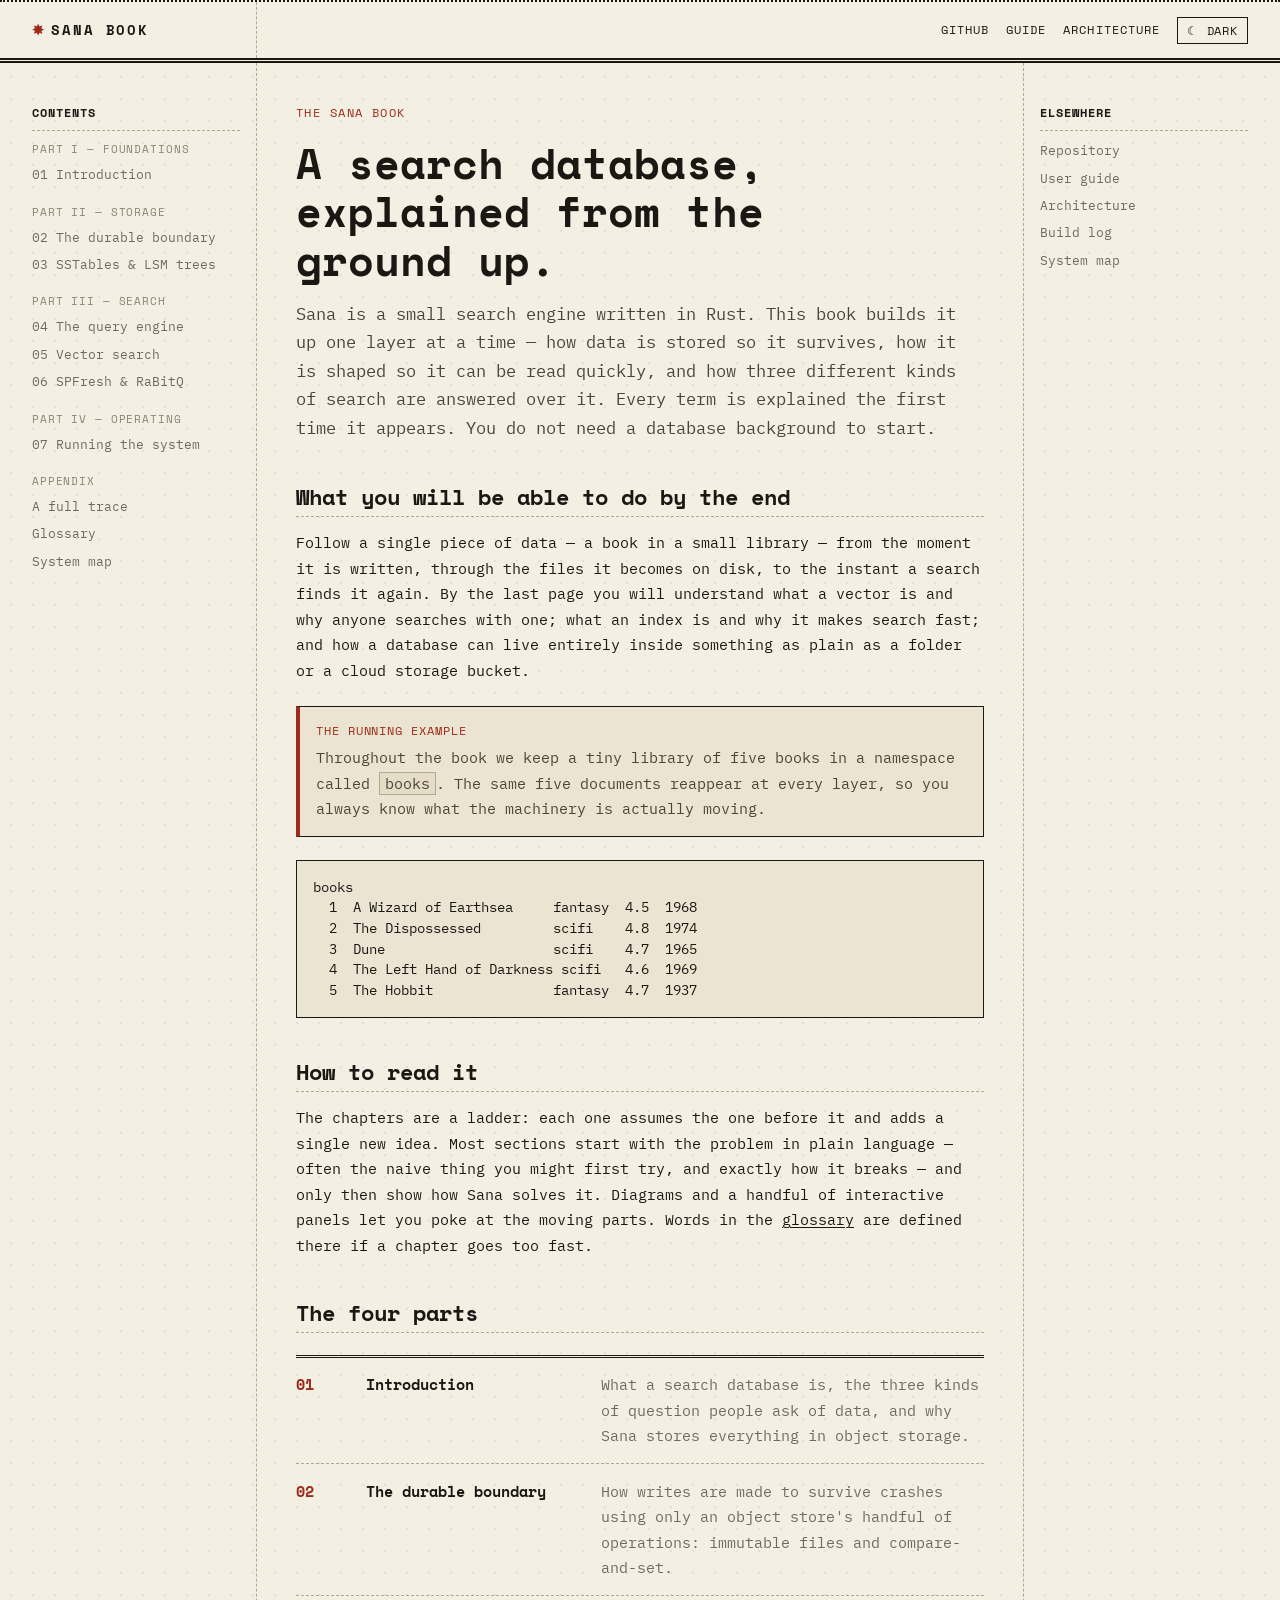
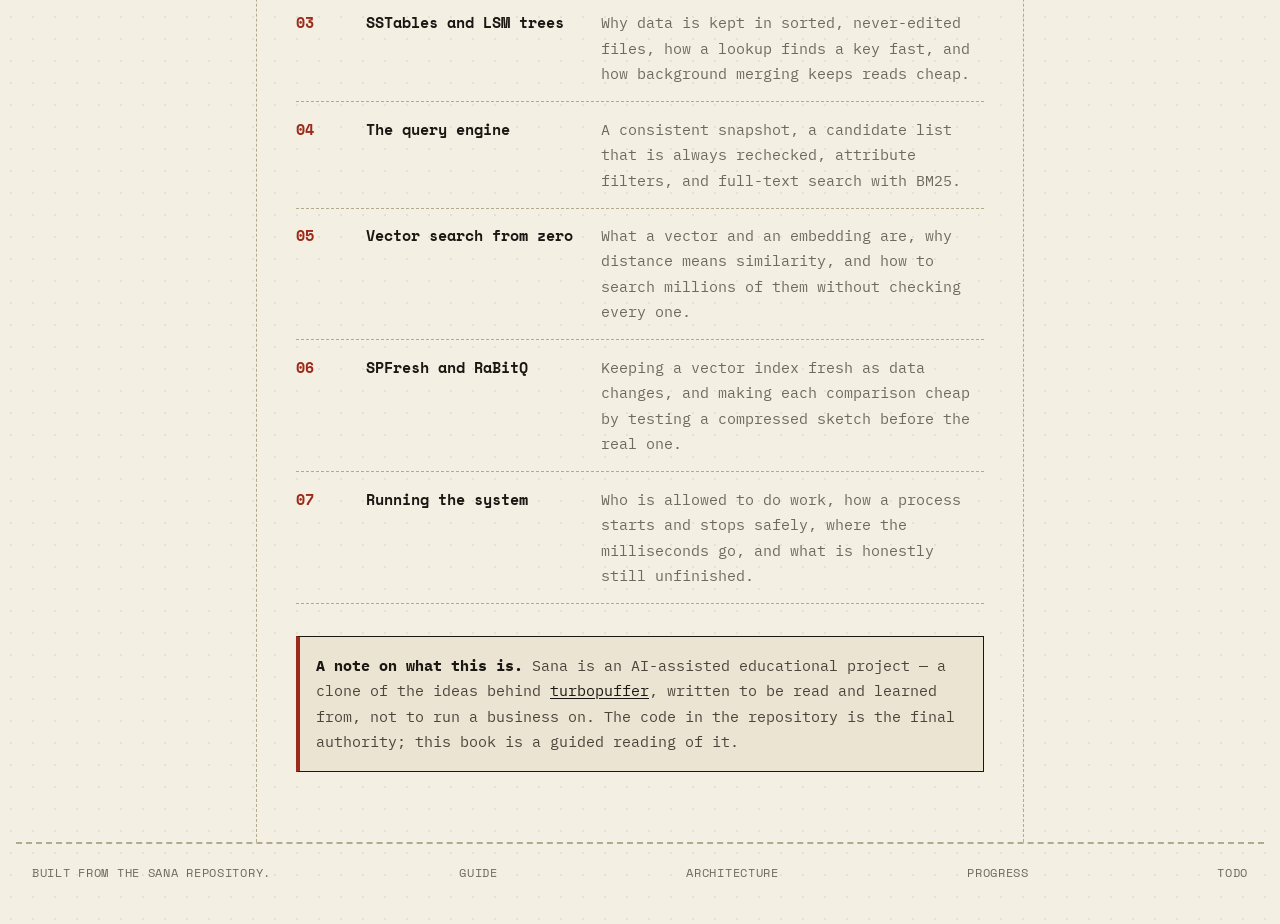
<file: docs/index.html>
<!doctype html>
<html lang="en">
<head>
<meta charset="utf-8">
<script>(function(){try{var t=localStorage.getItem('sana-theme');if(t)document.documentElement.setAttribute('data-theme',t);}catch(e){}})();</script>
<meta name="viewport" content="width=device-width, initial-scale=1">
<title>The Sana Book — A search database, explained from the ground up</title>
<link rel="stylesheet" href="book/style.css">
<script defer src="book/book.js"></script>
</head>
<body>
<a class="skip-link" href="#main">Skip to content</a>
<header class="site-header">
  <div class="top-nav">
    <a class="brand" href="./index.html">Sana Book</a>
    <nav class="nav-links" aria-label="Links">
      <a href="https://github.com/djakish/sana">GitHub</a>
      <a href="guide.md">Guide</a>
      <a href="ARCHITECTURE.md">Architecture</a>
    </nav>
  </div>
</header>

<main id="main" class="book-home">
  <aside class="rail rail-left" aria-label="Contents">
    <strong>Contents</strong>
    <span class="rail-part">Part I — Foundations</span>
    <a href="book/intro.html">01 Introduction</a>
    <span class="rail-part">Part II — Storage</span>
    <a href="book/storage.html">02 The durable boundary</a>
    <a href="book/sstable-lsm.html">03 SSTables &amp; LSM trees</a>
    <span class="rail-part">Part III — Search</span>
    <a href="book/query.html">04 The query engine</a>
    <a href="book/vector.html">05 Vector search</a>
    <a href="book/spfresh-rabitq.html">06 SPFresh &amp; RaBitQ</a>
    <span class="rail-part">Part IV — Operating</span>
    <a href="book/operations.html">07 Running the system</a>
    <span class="rail-part">Appendix</span>
    <a href="book/trace.html">A full trace</a>
    <a href="book/glossary.html">Glossary</a>
    <a href="book/map.html">System map</a>
  </aside>

  <article class="home-content">
    <p class="eyebrow">The Sana book</p>
    <h1>A search database, explained from the ground up.</h1>
    <p class="lede">
      Sana is a small search engine written in Rust. This book builds it up one
      layer at a time — how data is stored so it survives, how it is shaped so it
      can be read quickly, and how three different kinds of search are answered
      over it. Every term is explained the first time it appears. You do not need
      a database background to start.
    </p>

    <h2 id="what">What you will be able to do by the end</h2>
    <p>
      Follow a single piece of data — a book in a small library — from the moment
      it is written, through the files it becomes on disk, to the instant a search
      finds it again. By the last page you will understand what a vector is and
      why anyone searches with one; what an index is and why it makes search fast;
      and how a database can live entirely inside something as plain as a folder
      or a cloud storage bucket.
    </p>

    <div class="define">
      <span class="term-name">The running example</span>
      <p>
        Throughout the book we keep a tiny library of five books in a namespace
        called <code>books</code>. The same five documents reappear at every
        layer, so you always know what the machinery is actually moving.
      </p>
    </div>

    <pre class="diagram">books
  1  A Wizard of Earthsea     fantasy  4.5  1968
  2  The Dispossessed         scifi    4.8  1974
  3  Dune                     scifi    4.7  1965
  4  The Left Hand of Darkness scifi   4.6  1969
  5  The Hobbit               fantasy  4.7  1937</pre>

    <h2 id="how">How to read it</h2>
    <p>
      The chapters are a ladder: each one assumes the one before it and adds a
      single new idea. Most sections start with the problem in plain language —
      often the naive thing you might first try, and exactly how it breaks — and
      only then show how Sana solves it. Diagrams and a handful of interactive
      panels let you poke at the moving parts. Words in the
      <a href="book/glossary.html">glossary</a> are defined there if a chapter
      goes too fast.
    </p>

    <section aria-labelledby="parts-title">
      <h2 id="parts-title">The four parts</h2>
      <div class="toc-table">
        <a class="toc-row" href="book/intro.html">
          <span>01</span>
          <strong>Introduction</strong>
          <span>What a search database is, the three kinds of question people ask of data, and why Sana stores everything in object storage.</span>
        </a>
        <a class="toc-row" href="book/storage.html">
          <span>02</span>
          <strong>The durable boundary</strong>
          <span>How writes are made to survive crashes using only an object store's handful of operations: immutable files and compare-and-set.</span>
        </a>
        <a class="toc-row" href="book/sstable-lsm.html">
          <span>03</span>
          <strong>SSTables and LSM trees</strong>
          <span>Why data is kept in sorted, never-edited files, how a lookup finds a key fast, and how background merging keeps reads cheap.</span>
        </a>
        <a class="toc-row" href="book/query.html">
          <span>04</span>
          <strong>The query engine</strong>
          <span>A consistent snapshot, a candidate list that is always rechecked, attribute filters, and full-text search with BM25.</span>
        </a>
        <a class="toc-row" href="book/vector.html">
          <span>05</span>
          <strong>Vector search from zero</strong>
          <span>What a vector and an embedding are, why distance means similarity, and how to search millions of them without checking every one.</span>
        </a>
        <a class="toc-row" href="book/spfresh-rabitq.html">
          <span>06</span>
          <strong>SPFresh and RaBitQ</strong>
          <span>Keeping a vector index fresh as data changes, and making each comparison cheap by testing a compressed sketch before the real one.</span>
        </a>
        <a class="toc-row" href="book/operations.html">
          <span>07</span>
          <strong>Running the system</strong>
          <span>Who is allowed to do work, how a process starts and stops safely, where the milliseconds go, and what is honestly still unfinished.</span>
        </a>
      </div>
    </section>

    <div class="callout">
      <strong>A note on what this is.</strong> Sana is an AI-assisted educational
      project — a clone of the ideas behind
      <a href="https://turbopuffer.com">turbopuffer</a>, written to be read and
      learned from, not to run a business on. The code in the repository is the
      final authority; this book is a guided reading of it.
    </div>
  </article>

  <aside class="rail rail-right" aria-label="Elsewhere">
    <strong>Elsewhere</strong>
    <a href="https://github.com/djakish/sana">Repository</a>
    <a href="guide.md">User guide</a>
    <a href="ARCHITECTURE.md">Architecture</a>
    <a href="PROGRESS.md">Build log</a>
    <a href="book/map.html">System map</a>
  </aside>
</main>

<footer class="site-footer">
  <span>Built from the Sana repository.</span>
  <a href="guide.md">guide</a>
  <a href="ARCHITECTURE.md">architecture</a>
  <a href="PROGRESS.md">progress</a>
  <a href="TODO.md">todo</a>
</footer>
</body>
</html>
</file>
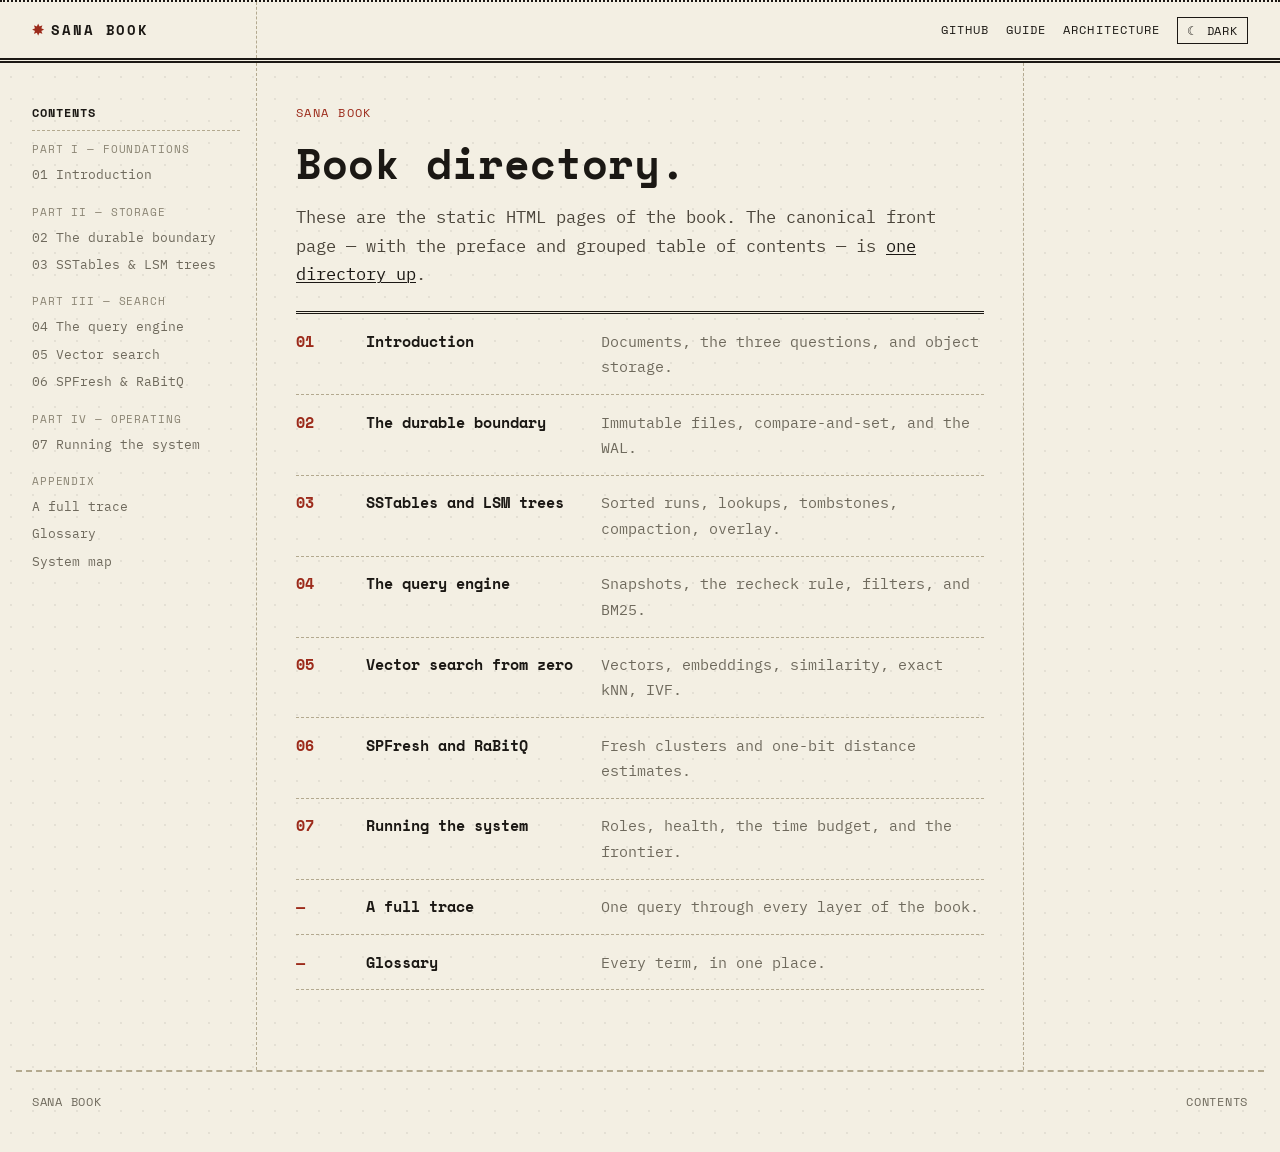
<file: docs/book/index.html>
<!doctype html>
<html lang="en">
<head>
<meta charset="utf-8">
<script>(function(){try{var t=localStorage.getItem('sana-theme');if(t)document.documentElement.setAttribute('data-theme',t);}catch(e){}})();</script>
<meta name="viewport" content="width=device-width, initial-scale=1">
<title>Book Directory - Sana Book</title>
<link rel="stylesheet" href="style.css">
<script defer src="book.js"></script>
</head>
<body>
<a class="skip-link" href="#main">Skip to content</a>
<header class="site-header">
  <div class="top-nav">
    <a class="brand" href="../index.html">Sana Book</a>
    <nav class="nav-links" aria-label="Links">
      <a href="https://github.com/djakish/sana">GitHub</a>
      <a href="../guide.md">Guide</a>
      <a href="../ARCHITECTURE.md">Architecture</a>
    </nav>
  </div>
</header>
<main id="main" class="book-home">
  <aside class="rail rail-left" aria-label="Contents">
    <strong>Contents</strong>
    <span class="rail-part">Part I — Foundations</span>
    <a href="intro.html">01 Introduction</a>
    <span class="rail-part">Part II — Storage</span>
    <a href="storage.html">02 The durable boundary</a>
    <a href="sstable-lsm.html">03 SSTables &amp; LSM trees</a>
    <span class="rail-part">Part III — Search</span>
    <a href="query.html">04 The query engine</a>
    <a href="vector.html">05 Vector search</a>
    <a href="spfresh-rabitq.html">06 SPFresh &amp; RaBitQ</a>
    <span class="rail-part">Part IV — Operating</span>
    <a href="operations.html">07 Running the system</a>
    <span class="rail-part">Appendix</span>
    <a href="trace.html">A full trace</a>
    <a href="glossary.html">Glossary</a>
    <a href="map.html">System map</a>
  </aside>
  <article class="home-content">
    <p class="eyebrow">Sana book</p>
    <h1>Book directory.</h1>
    <p class="lede">
      These are the static HTML pages of the book. The canonical front page —
      with the preface and grouped table of contents — is
      <a href="../index.html">one directory up</a>.
    </p>
    <div class="toc-table">
      <a class="toc-row" href="intro.html"><span>01</span><strong>Introduction</strong><span>Documents, the three questions, and object storage.</span></a>
      <a class="toc-row" href="storage.html"><span>02</span><strong>The durable boundary</strong><span>Immutable files, compare-and-set, and the WAL.</span></a>
      <a class="toc-row" href="sstable-lsm.html"><span>03</span><strong>SSTables and LSM trees</strong><span>Sorted runs, lookups, tombstones, compaction, overlay.</span></a>
      <a class="toc-row" href="query.html"><span>04</span><strong>The query engine</strong><span>Snapshots, the recheck rule, filters, and BM25.</span></a>
      <a class="toc-row" href="vector.html"><span>05</span><strong>Vector search from zero</strong><span>Vectors, embeddings, similarity, exact kNN, IVF.</span></a>
      <a class="toc-row" href="spfresh-rabitq.html"><span>06</span><strong>SPFresh and RaBitQ</strong><span>Fresh clusters and one-bit distance estimates.</span></a>
      <a class="toc-row" href="operations.html"><span>07</span><strong>Running the system</strong><span>Roles, health, the time budget, and the frontier.</span></a>
      <a class="toc-row" href="trace.html"><span>—</span><strong>A full trace</strong><span>One query through every layer of the book.</span></a>
      <a class="toc-row" href="glossary.html"><span>—</span><strong>Glossary</strong><span>Every term, in one place.</span></a>
    </div>
  </article>
</main>
<footer class="site-footer">
  <span>Sana book</span>
  <a href="../index.html">contents</a>
</footer>
</body>
</html>
</file>
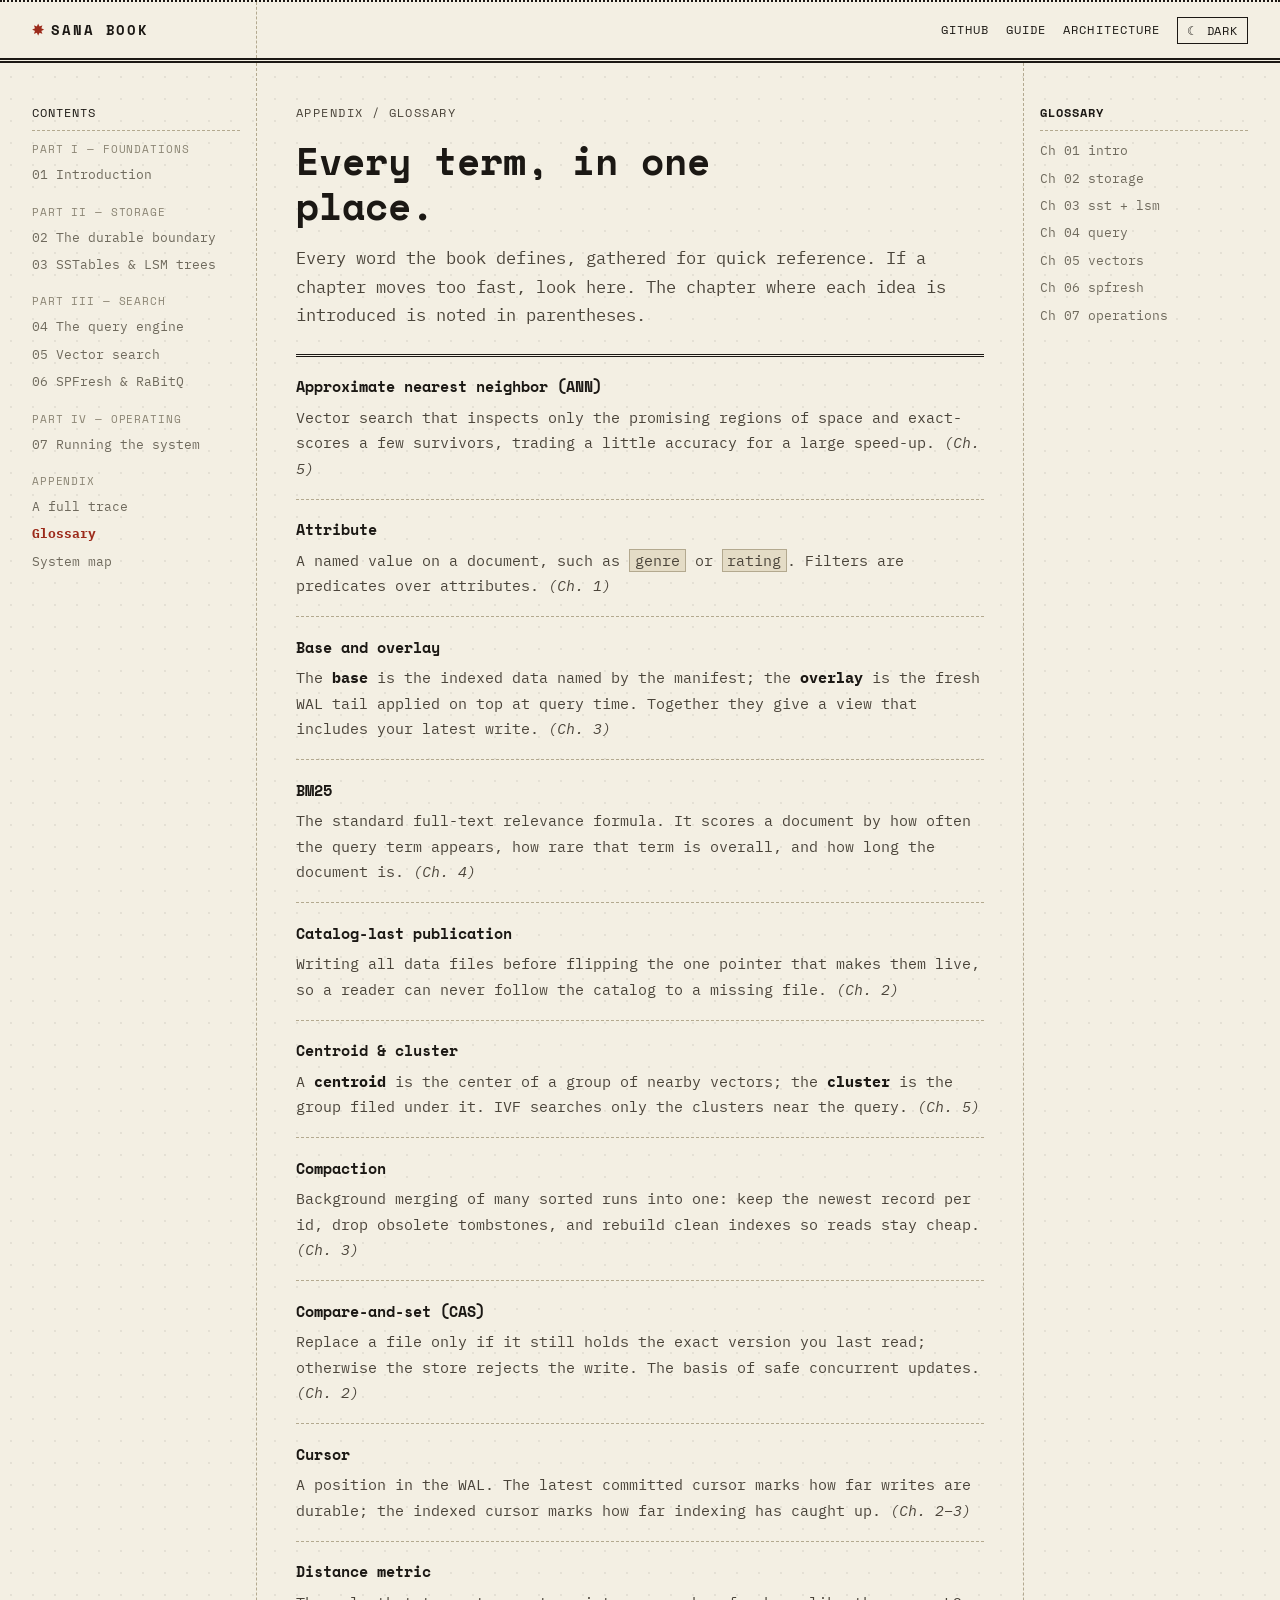
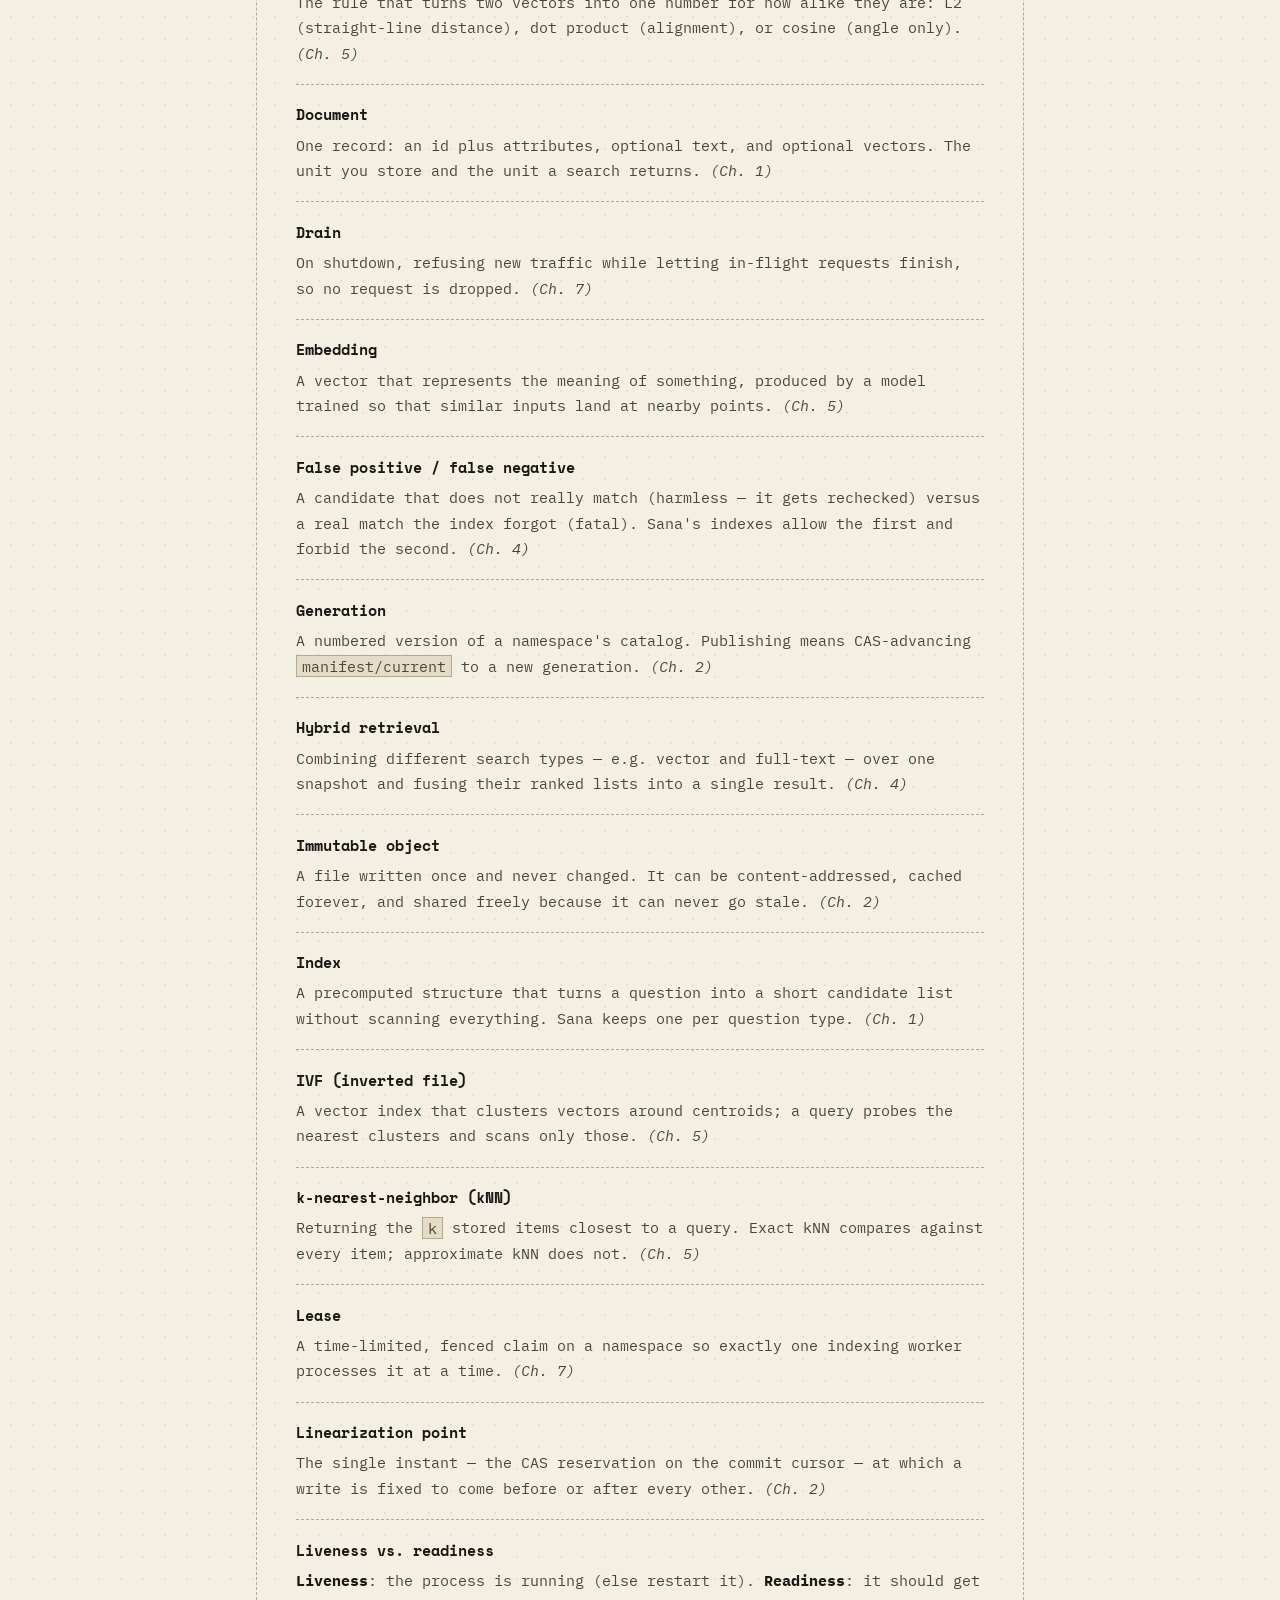
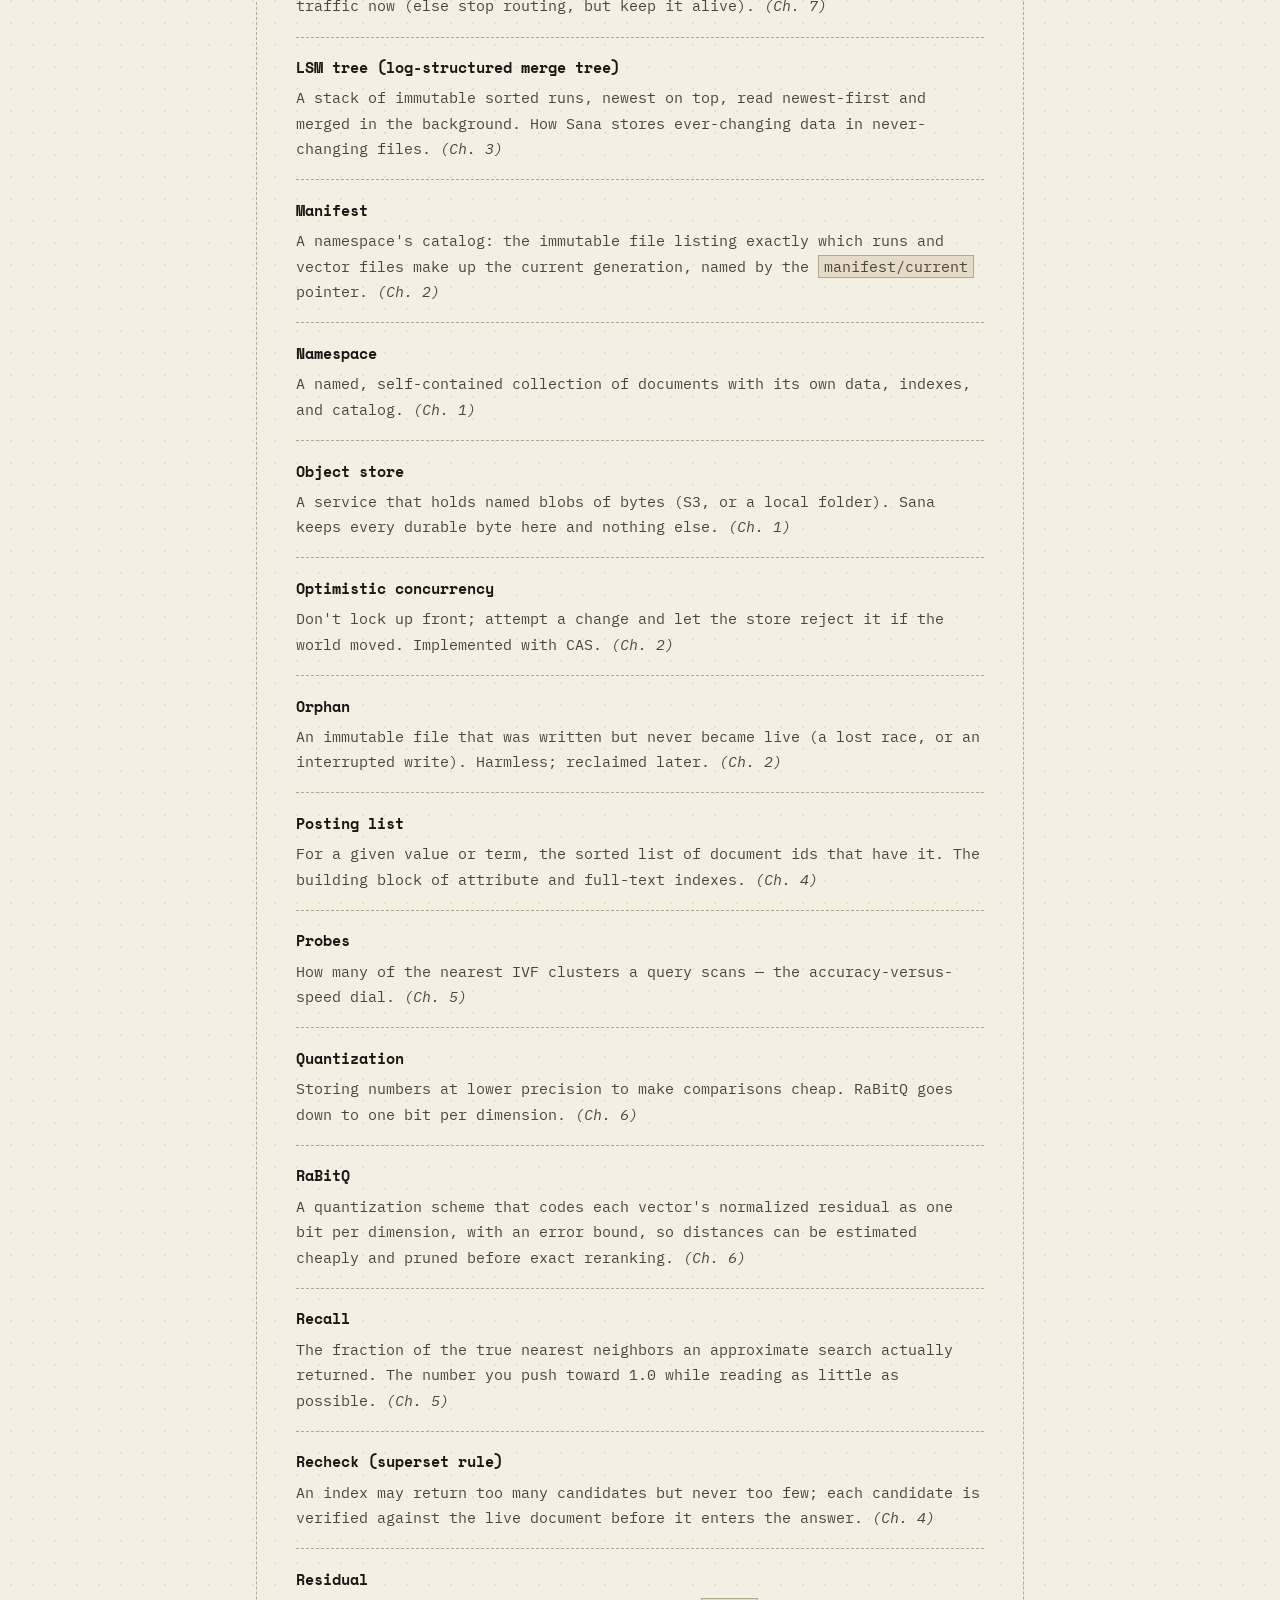
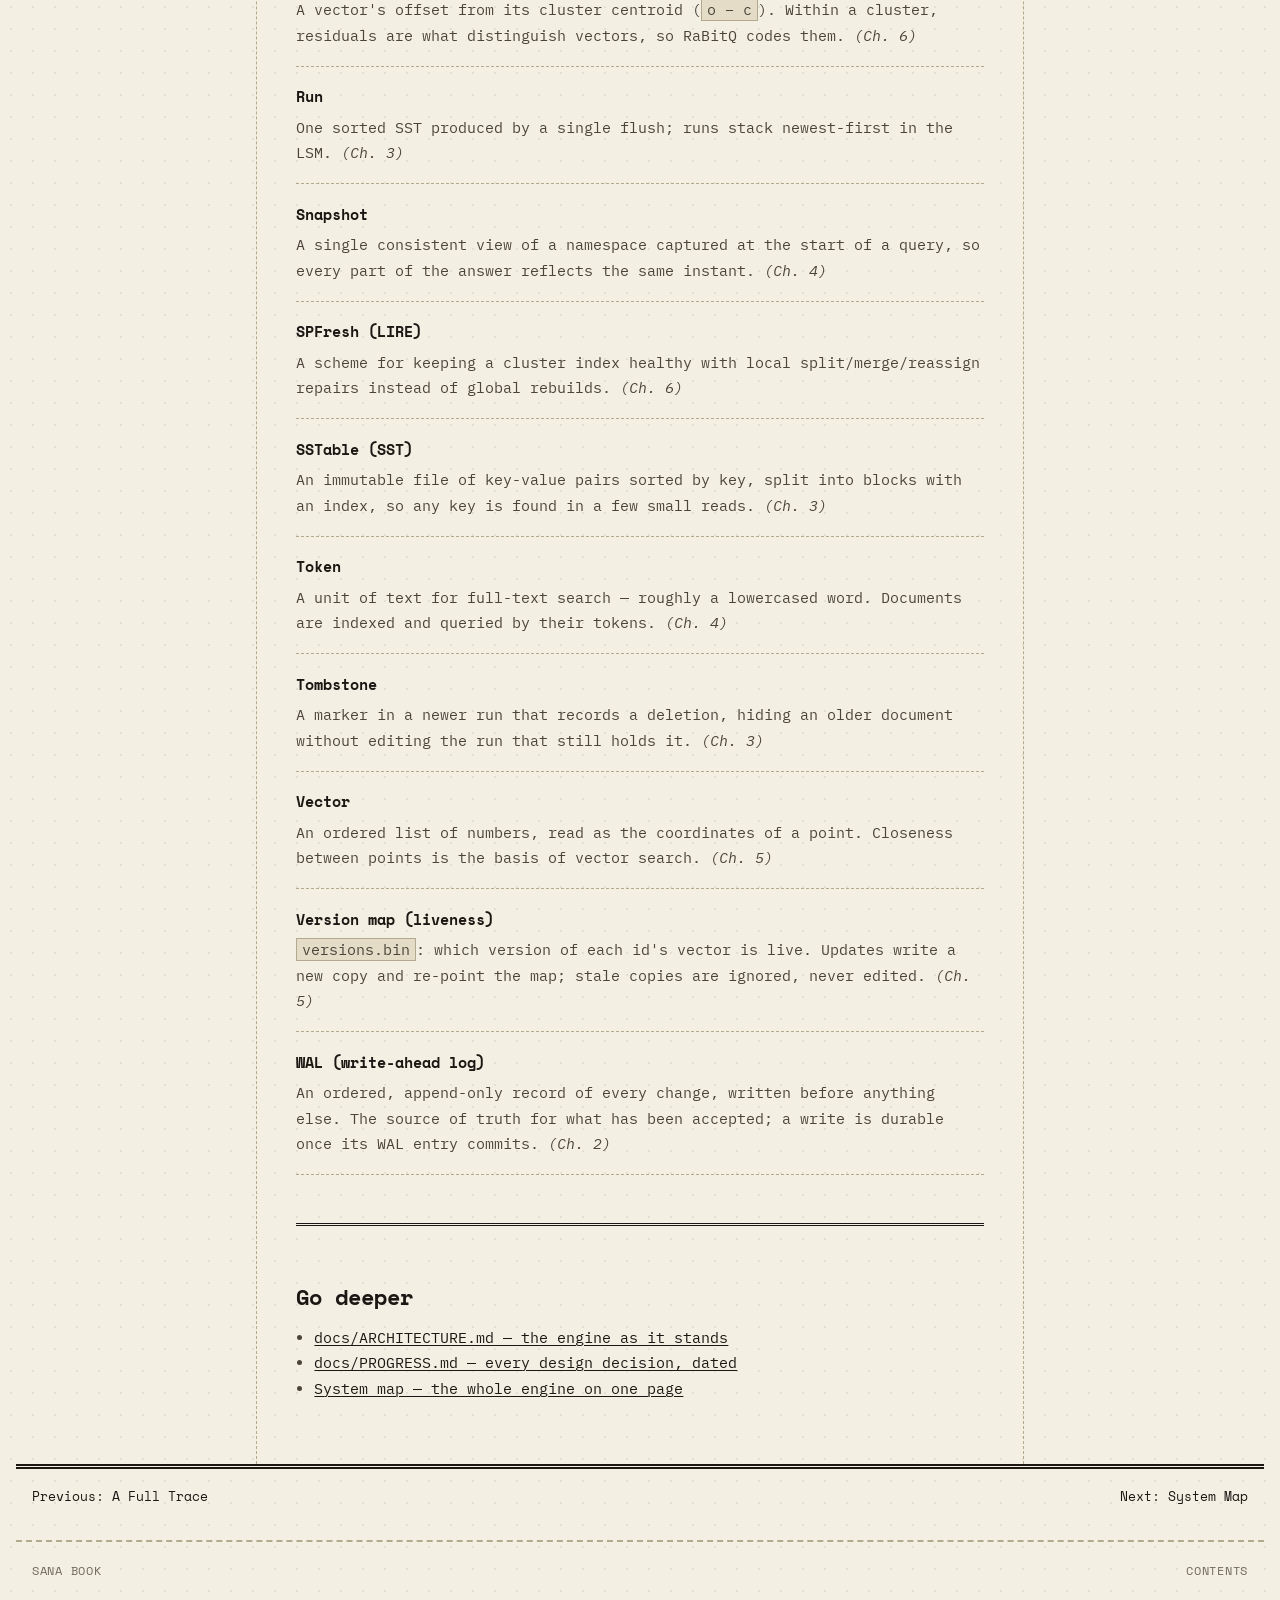
<file: docs/book/glossary.html>
<!doctype html>
<html lang="en">
<head>
<meta charset="utf-8">
<script>(function(){try{var t=localStorage.getItem('sana-theme');if(t)document.documentElement.setAttribute('data-theme',t);}catch(e){}})();</script>
<meta name="viewport" content="width=device-width, initial-scale=1">
<title>Glossary - Sana Book</title>
<link rel="stylesheet" href="style.css">
<script defer src="book.js"></script>
</head>
<body>
<a class="skip-link" href="#main">Skip to content</a>
<header class="site-header">
  <div class="top-nav">
    <a class="brand" href="../index.html">Sana Book</a>
    <nav class="nav-links" aria-label="Links">
      <a href="https://github.com/djakish/sana">GitHub</a>
      <a href="../guide.md">Guide</a>
      <a href="../ARCHITECTURE.md">Architecture</a>
    </nav>
  </div>
</header>
<main id="main" class="book-page">
  <details class="rail rail-left" open>
    <summary class="rail-summary">Contents</summary>
    <span class="rail-part">Part I — Foundations</span>
    <a href="intro.html">01 Introduction</a>
    <span class="rail-part">Part II — Storage</span>
    <a href="storage.html">02 The durable boundary</a>
    <a href="sstable-lsm.html">03 SSTables &amp; LSM trees</a>
    <span class="rail-part">Part III — Search</span>
    <a href="query.html">04 The query engine</a>
    <a href="vector.html">05 Vector search</a>
    <a href="spfresh-rabitq.html">06 SPFresh &amp; RaBitQ</a>
    <span class="rail-part">Part IV — Operating</span>
    <a href="operations.html">07 Running the system</a>
    <span class="rail-part">Appendix</span>
    <a href="trace.html">A full trace</a>
    <a href="glossary.html">Glossary</a>
    <a href="map.html">System map</a>
  </details>
  <article class="book-content">
    <p class="chapter-kicker">appendix / glossary</p>
    <h1>Every term, in one place.</h1>
    <p class="lede">
      Every word the book defines, gathered for quick reference. If a chapter
      moves too fast, look here. The chapter where each idea is introduced is noted
      in parentheses.
    </p>

    <dl class="glossary">
      <dt>Approximate nearest neighbor (ANN)</dt>
      <dd>Vector search that inspects only the promising regions of space and exact-scores a few survivors, trading a little accuracy for a large speed-up. <em>(Ch. 5)</em></dd>

      <dt>Attribute</dt>
      <dd>A named value on a document, such as <code>genre</code> or <code>rating</code>. Filters are predicates over attributes. <em>(Ch. 1)</em></dd>

      <dt>Base and overlay</dt>
      <dd>The <strong>base</strong> is the indexed data named by the manifest; the <strong>overlay</strong> is the fresh WAL tail applied on top at query time. Together they give a view that includes your latest write. <em>(Ch. 3)</em></dd>

      <dt>BM25</dt>
      <dd>The standard full-text relevance formula. It scores a document by how often the query term appears, how rare that term is overall, and how long the document is. <em>(Ch. 4)</em></dd>

      <dt>Catalog-last publication</dt>
      <dd>Writing all data files before flipping the one pointer that makes them live, so a reader can never follow the catalog to a missing file. <em>(Ch. 2)</em></dd>

      <dt>Centroid &amp; cluster</dt>
      <dd>A <strong>centroid</strong> is the center of a group of nearby vectors; the <strong>cluster</strong> is the group filed under it. IVF searches only the clusters near the query. <em>(Ch. 5)</em></dd>

      <dt>Compaction</dt>
      <dd>Background merging of many sorted runs into one: keep the newest record per id, drop obsolete tombstones, and rebuild clean indexes so reads stay cheap. <em>(Ch. 3)</em></dd>

      <dt>Compare-and-set (CAS)</dt>
      <dd>Replace a file only if it still holds the exact version you last read; otherwise the store rejects the write. The basis of safe concurrent updates. <em>(Ch. 2)</em></dd>

      <dt>Cursor</dt>
      <dd>A position in the WAL. The latest committed cursor marks how far writes are durable; the indexed cursor marks how far indexing has caught up. <em>(Ch. 2–3)</em></dd>

      <dt>Distance metric</dt>
      <dd>The rule that turns two vectors into one number for how alike they are: L2 (straight-line distance), dot product (alignment), or cosine (angle only). <em>(Ch. 5)</em></dd>

      <dt>Document</dt>
      <dd>One record: an id plus attributes, optional text, and optional vectors. The unit you store and the unit a search returns. <em>(Ch. 1)</em></dd>

      <dt>Drain</dt>
      <dd>On shutdown, refusing new traffic while letting in-flight requests finish, so no request is dropped. <em>(Ch. 7)</em></dd>

      <dt>Embedding</dt>
      <dd>A vector that represents the meaning of something, produced by a model trained so that similar inputs land at nearby points. <em>(Ch. 5)</em></dd>

      <dt>False positive / false negative</dt>
      <dd>A candidate that does not really match (harmless — it gets rechecked) versus a real match the index forgot (fatal). Sana's indexes allow the first and forbid the second. <em>(Ch. 4)</em></dd>

      <dt>Generation</dt>
      <dd>A numbered version of a namespace's catalog. Publishing means CAS-advancing <code>manifest/current</code> to a new generation. <em>(Ch. 2)</em></dd>

      <dt>Hybrid retrieval</dt>
      <dd>Combining different search types — e.g. vector and full-text — over one snapshot and fusing their ranked lists into a single result. <em>(Ch. 4)</em></dd>

      <dt>Immutable object</dt>
      <dd>A file written once and never changed. It can be content-addressed, cached forever, and shared freely because it can never go stale. <em>(Ch. 2)</em></dd>

      <dt>Index</dt>
      <dd>A precomputed structure that turns a question into a short candidate list without scanning everything. Sana keeps one per question type. <em>(Ch. 1)</em></dd>

      <dt>IVF (inverted file)</dt>
      <dd>A vector index that clusters vectors around centroids; a query probes the nearest clusters and scans only those. <em>(Ch. 5)</em></dd>

      <dt>k-nearest-neighbor (kNN)</dt>
      <dd>Returning the <code>k</code> stored items closest to a query. Exact kNN compares against every item; approximate kNN does not. <em>(Ch. 5)</em></dd>

      <dt>Lease</dt>
      <dd>A time-limited, fenced claim on a namespace so exactly one indexing worker processes it at a time. <em>(Ch. 7)</em></dd>

      <dt>Linearization point</dt>
      <dd>The single instant — the CAS reservation on the commit cursor — at which a write is fixed to come before or after every other. <em>(Ch. 2)</em></dd>

      <dt>Liveness vs. readiness</dt>
      <dd><strong>Liveness</strong>: the process is running (else restart it). <strong>Readiness</strong>: it should get traffic now (else stop routing, but keep it alive). <em>(Ch. 7)</em></dd>

      <dt>LSM tree (log-structured merge tree)</dt>
      <dd>A stack of immutable sorted runs, newest on top, read newest-first and merged in the background. How Sana stores ever-changing data in never-changing files. <em>(Ch. 3)</em></dd>

      <dt>Manifest</dt>
      <dd>A namespace's catalog: the immutable file listing exactly which runs and vector files make up the current generation, named by the <code>manifest/current</code> pointer. <em>(Ch. 2)</em></dd>

      <dt>Namespace</dt>
      <dd>A named, self-contained collection of documents with its own data, indexes, and catalog. <em>(Ch. 1)</em></dd>

      <dt>Object store</dt>
      <dd>A service that holds named blobs of bytes (S3, or a local folder). Sana keeps every durable byte here and nothing else. <em>(Ch. 1)</em></dd>

      <dt>Optimistic concurrency</dt>
      <dd>Don't lock up front; attempt a change and let the store reject it if the world moved. Implemented with CAS. <em>(Ch. 2)</em></dd>

      <dt>Orphan</dt>
      <dd>An immutable file that was written but never became live (a lost race, or an interrupted write). Harmless; reclaimed later. <em>(Ch. 2)</em></dd>

      <dt>Posting list</dt>
      <dd>For a given value or term, the sorted list of document ids that have it. The building block of attribute and full-text indexes. <em>(Ch. 4)</em></dd>

      <dt>Probes</dt>
      <dd>How many of the nearest IVF clusters a query scans — the accuracy-versus-speed dial. <em>(Ch. 5)</em></dd>

      <dt>Quantization</dt>
      <dd>Storing numbers at lower precision to make comparisons cheap. RaBitQ goes down to one bit per dimension. <em>(Ch. 6)</em></dd>

      <dt>RaBitQ</dt>
      <dd>A quantization scheme that codes each vector's normalized residual as one bit per dimension, with an error bound, so distances can be estimated cheaply and pruned before exact reranking. <em>(Ch. 6)</em></dd>

      <dt>Recall</dt>
      <dd>The fraction of the true nearest neighbors an approximate search actually returned. The number you push toward 1.0 while reading as little as possible. <em>(Ch. 5)</em></dd>

      <dt>Recheck (superset rule)</dt>
      <dd>An index may return too many candidates but never too few; each candidate is verified against the live document before it enters the answer. <em>(Ch. 4)</em></dd>

      <dt>Residual</dt>
      <dd>A vector's offset from its cluster centroid (<code>o − c</code>). Within a cluster, residuals are what distinguish vectors, so RaBitQ codes them. <em>(Ch. 6)</em></dd>

      <dt>Run</dt>
      <dd>One sorted SST produced by a single flush; runs stack newest-first in the LSM. <em>(Ch. 3)</em></dd>

      <dt>Snapshot</dt>
      <dd>A single consistent view of a namespace captured at the start of a query, so every part of the answer reflects the same instant. <em>(Ch. 4)</em></dd>

      <dt>SPFresh (LIRE)</dt>
      <dd>A scheme for keeping a cluster index healthy with local split/merge/reassign repairs instead of global rebuilds. <em>(Ch. 6)</em></dd>

      <dt>SSTable (SST)</dt>
      <dd>An immutable file of key-value pairs sorted by key, split into blocks with an index, so any key is found in a few small reads. <em>(Ch. 3)</em></dd>

      <dt>Token</dt>
      <dd>A unit of text for full-text search — roughly a lowercased word. Documents are indexed and queried by their tokens. <em>(Ch. 4)</em></dd>

      <dt>Tombstone</dt>
      <dd>A marker in a newer run that records a deletion, hiding an older document without editing the run that still holds it. <em>(Ch. 3)</em></dd>

      <dt>Vector</dt>
      <dd>An ordered list of numbers, read as the coordinates of a point. Closeness between points is the basis of vector search. <em>(Ch. 5)</em></dd>

      <dt>Version map (liveness)</dt>
      <dd><code>versions.bin</code>: which version of each id's vector is live. Updates write a new copy and re-point the map; stale copies are ignored, never edited. <em>(Ch. 5)</em></dd>

      <dt>WAL (write-ahead log)</dt>
      <dd>An ordered, append-only record of every change, written before anything else. The source of truth for what has been accepted; a write is durable once its WAL entry commits. <em>(Ch. 2)</em></dd>
    </dl>

    <section class="refs">
      <h2>Go deeper</h2>
      <ul>
        <li><a href="../ARCHITECTURE.md">docs/ARCHITECTURE.md — the engine as it stands</a></li>
        <li><a href="../PROGRESS.md">docs/PROGRESS.md — every design decision, dated</a></li>
        <li><a href="map.html">System map — the whole engine on one page</a></li>
      </ul>
    </section>
  </article>
  <aside class="rail rail-right" aria-label="Glossary navigation">
    <strong>Glossary</strong>
    <a href="intro.html">Ch 01 intro</a>
    <a href="storage.html">Ch 02 storage</a>
    <a href="sstable-lsm.html">Ch 03 sst + lsm</a>
    <a href="query.html">Ch 04 query</a>
    <a href="vector.html">Ch 05 vectors</a>
    <a href="spfresh-rabitq.html">Ch 06 spfresh</a>
    <a href="operations.html">Ch 07 operations</a>
  </aside>
</main>
<nav class="pager" aria-label="Page links">
  <a href="trace.html">Previous: A Full Trace</a>
  <a href="map.html">Next: System Map</a>
</nav>
<footer class="site-footer">
  <span>Sana book</span>
  <a href="../index.html">contents</a>
</footer>
</body>
</html>
</file>
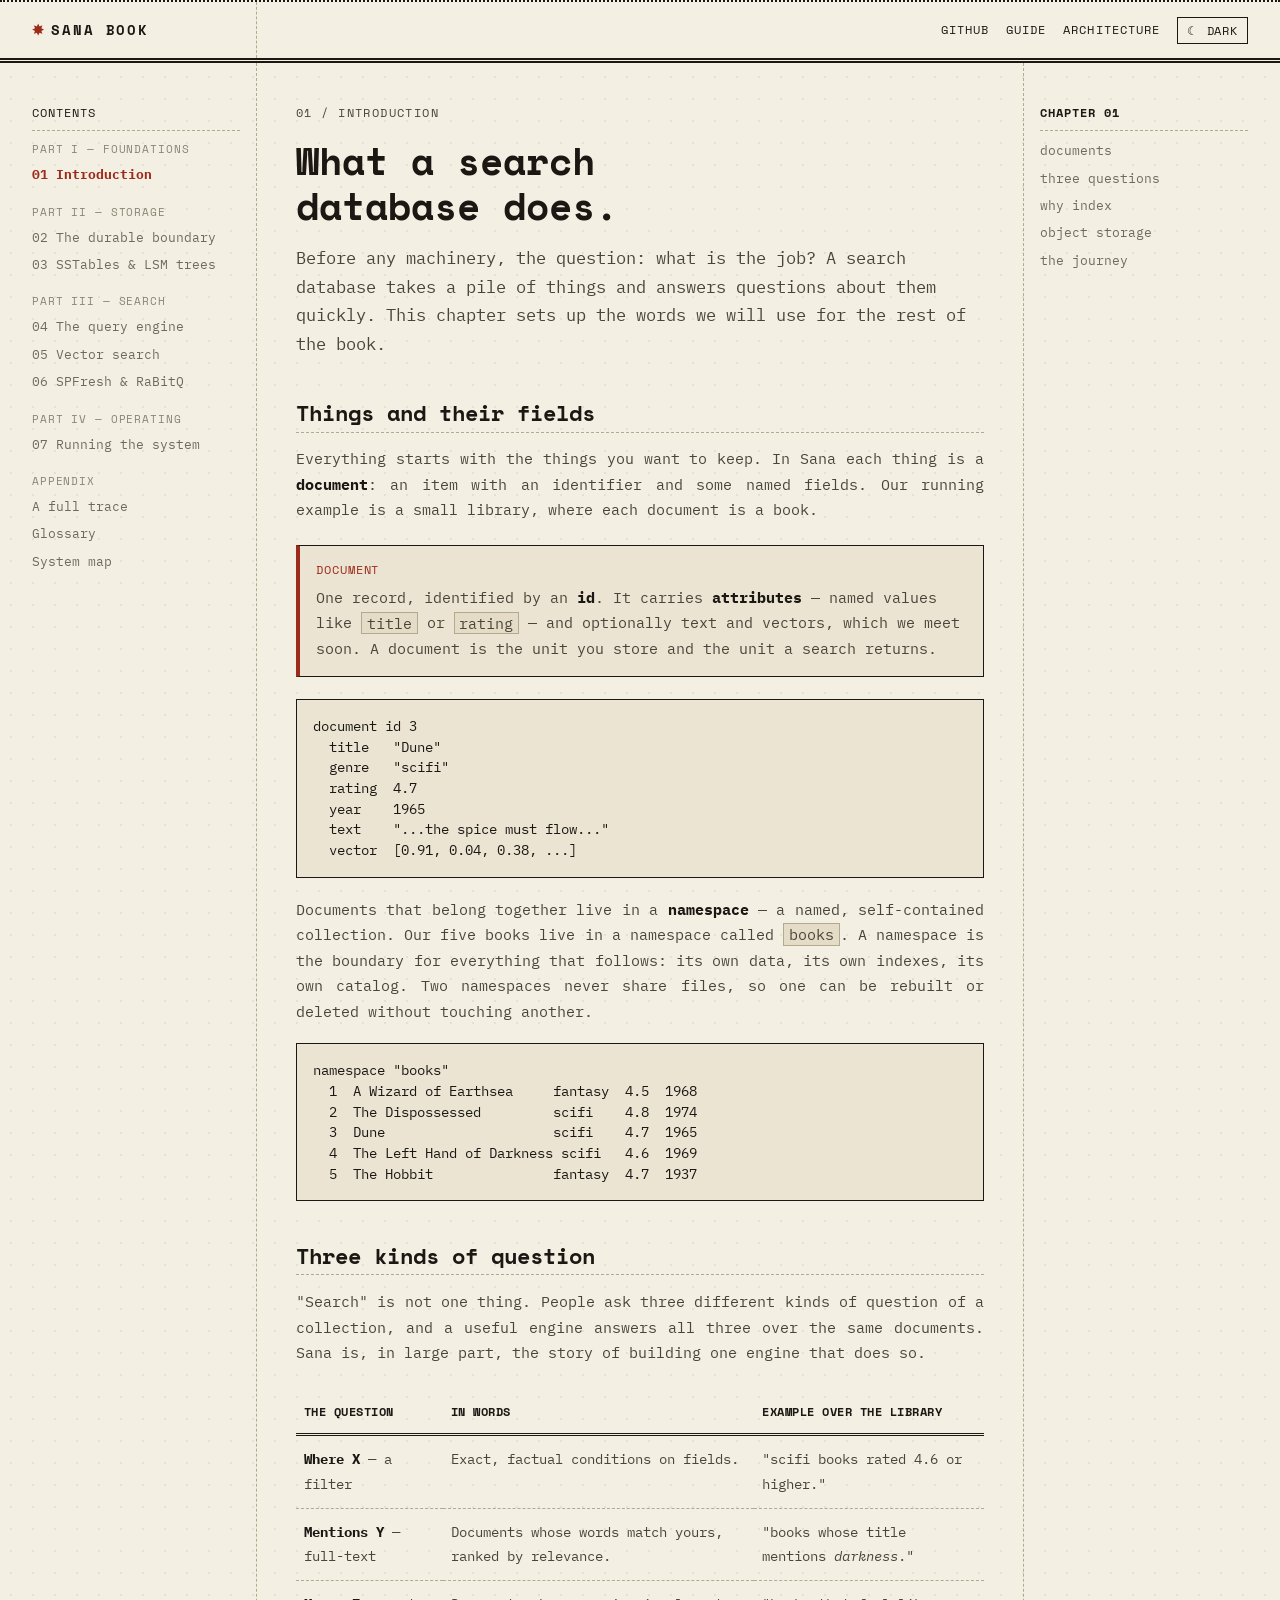
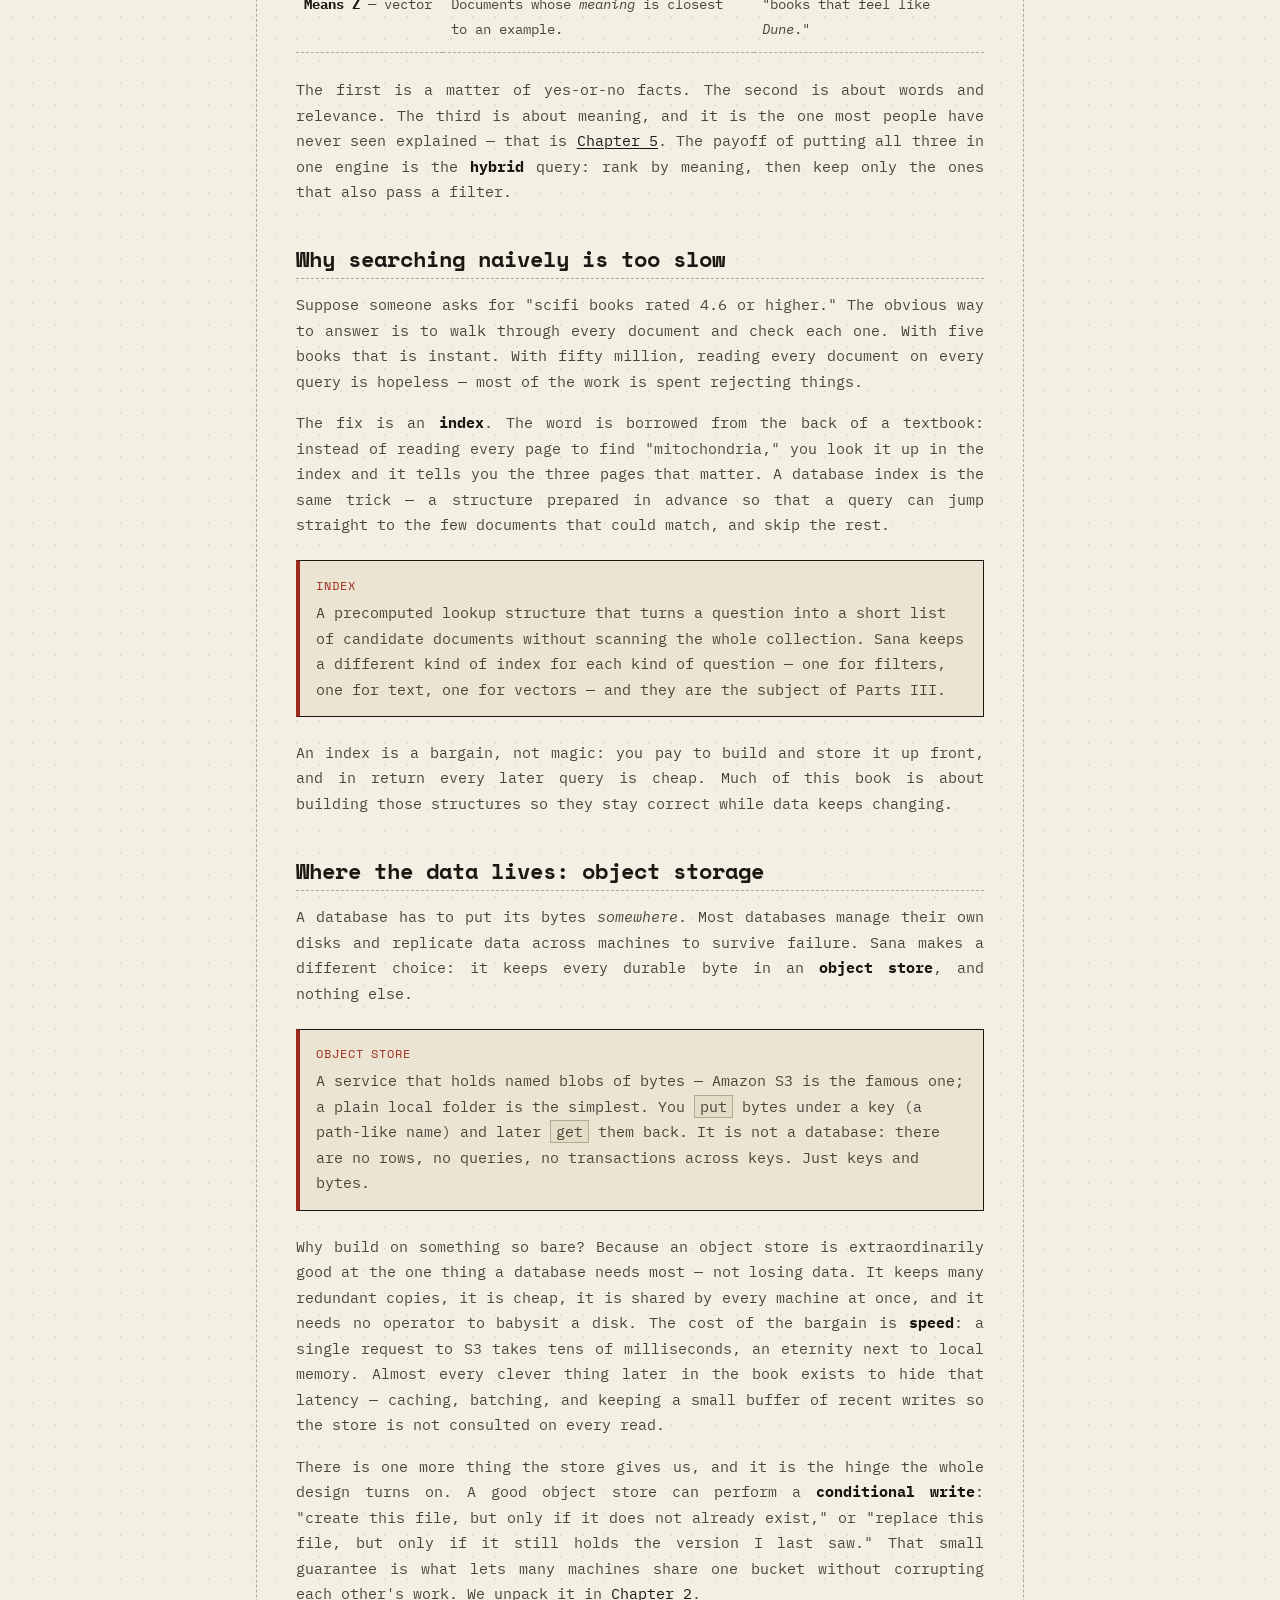
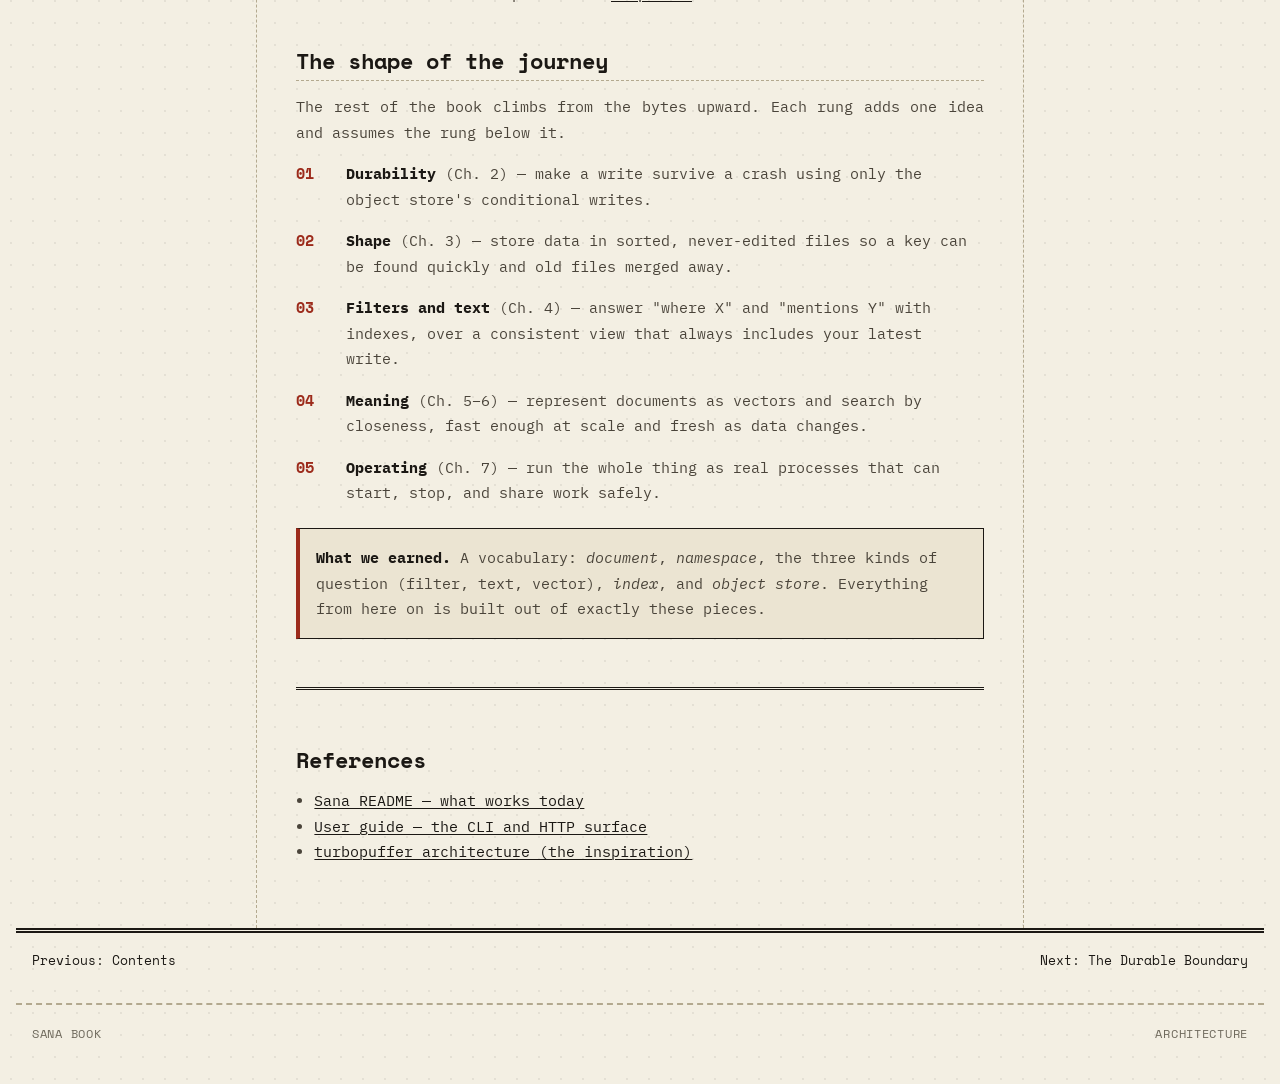
<file: docs/book/intro.html>
<!doctype html>
<html lang="en">
<head>
<meta charset="utf-8">
<script>(function(){try{var t=localStorage.getItem('sana-theme');if(t)document.documentElement.setAttribute('data-theme',t);}catch(e){}})();</script>
<meta name="viewport" content="width=device-width, initial-scale=1">
<title>Introduction - Sana Book</title>
<link rel="stylesheet" href="style.css">
<script defer src="book.js"></script>
</head>
<body>
<a class="skip-link" href="#main">Skip to content</a>
<header class="site-header">
  <div class="top-nav">
    <a class="brand" href="../index.html">Sana Book</a>
    <nav class="nav-links" aria-label="Links">
      <a href="https://github.com/djakish/sana">GitHub</a>
      <a href="../guide.md">Guide</a>
      <a href="../ARCHITECTURE.md">Architecture</a>
    </nav>
  </div>
</header>
<main id="main" class="book-page">
  <details class="rail rail-left" open>
    <summary class="rail-summary">Contents</summary>
    <span class="rail-part">Part I — Foundations</span>
    <a href="intro.html">01 Introduction</a>
    <span class="rail-part">Part II — Storage</span>
    <a href="storage.html">02 The durable boundary</a>
    <a href="sstable-lsm.html">03 SSTables &amp; LSM trees</a>
    <span class="rail-part">Part III — Search</span>
    <a href="query.html">04 The query engine</a>
    <a href="vector.html">05 Vector search</a>
    <a href="spfresh-rabitq.html">06 SPFresh &amp; RaBitQ</a>
    <span class="rail-part">Part IV — Operating</span>
    <a href="operations.html">07 Running the system</a>
    <span class="rail-part">Appendix</span>
    <a href="trace.html">A full trace</a>
    <a href="glossary.html">Glossary</a>
    <a href="map.html">System map</a>
  </details>
  <article class="book-content">
    <p class="chapter-kicker">01 / introduction</p>
    <h1>What a search database does.</h1>
    <p class="lede">
      Before any machinery, the question: what is the job? A search database
      takes a pile of things and answers questions about them quickly. This
      chapter sets up the words we will use for the rest of the book.
    </p>

    <h2 id="documents">Things and their fields</h2>
    <p>
      Everything starts with the things you want to keep. In Sana each thing is a
      <strong>document</strong>: an item with an identifier and some named fields.
      Our running example is a small library, where each document is a book.
    </p>

    <div class="define">
      <span class="term-name">Document</span>
      <p>
        One record, identified by an <strong>id</strong>. It carries
        <strong>attributes</strong> — named values like <code>title</code> or
        <code>rating</code> — and optionally text and vectors, which we meet
        soon. A document is the unit you store and the unit a search returns.
      </p>
    </div>

    <pre class="diagram">document id 3
  title   "Dune"
  genre   "scifi"
  rating  4.7
  year    1965
  text    "...the spice must flow..."
  vector  [0.91, 0.04, 0.38, ...]</pre>

    <p>
      Documents that belong together live in a <strong>namespace</strong> — a
      named, self-contained collection. Our five books live in a namespace called
      <code>books</code>. A namespace is the boundary for everything that follows:
      its own data, its own indexes, its own catalog. Two namespaces never share
      files, so one can be rebuilt or deleted without touching another.
    </p>

    <pre class="diagram">namespace "books"
  1  A Wizard of Earthsea     fantasy  4.5  1968
  2  The Dispossessed         scifi    4.8  1974
  3  Dune                     scifi    4.7  1965
  4  The Left Hand of Darkness scifi   4.6  1969
  5  The Hobbit               fantasy  4.7  1937</pre>

    <h2 id="questions">Three kinds of question</h2>
    <p>
      "Search" is not one thing. People ask three different kinds of question of
      a collection, and a useful engine answers all three over the same
      documents. Sana is, in large part, the story of building one engine that
      does so.
    </p>
    <table class="matrix">
      <thead><tr><th>The question</th><th>In words</th><th>Example over the library</th></tr></thead>
      <tbody>
        <tr><td><strong>Where X</strong> — a filter</td><td>Exact, factual conditions on fields.</td><td>"scifi books rated 4.6 or higher."</td></tr>
        <tr><td><strong>Mentions Y</strong> — full-text</td><td>Documents whose words match yours, ranked by relevance.</td><td>"books whose title mentions <em>darkness</em>."</td></tr>
        <tr><td><strong>Means Z</strong> — vector</td><td>Documents whose <em>meaning</em> is closest to an example.</td><td>"books that feel like <em>Dune</em>."</td></tr>
      </tbody>
    </table>
    <p>
      The first is a matter of yes-or-no facts. The second is about words and
      relevance. The third is about meaning, and it is the one most people have
      never seen explained — that is <a href="vector.html">Chapter 5</a>. The
      payoff of putting all three in one engine is the <strong>hybrid</strong>
      query: rank by meaning, then keep only the ones that also pass a filter.
    </p>

    <h2 id="index">Why searching naively is too slow</h2>
    <p>
      Suppose someone asks for "scifi books rated 4.6 or higher." The obvious way
      to answer is to walk through every document and check each one. With five
      books that is instant. With fifty million, reading every document on every
      query is hopeless — most of the work is spent rejecting things.
    </p>
    <p>
      The fix is an <strong>index</strong>. The word is borrowed from the back of
      a textbook: instead of reading every page to find "mitochondria," you look
      it up in the index and it tells you the three pages that matter. A database
      index is the same trick — a structure prepared in advance so that a query
      can jump straight to the few documents that could match, and skip the rest.
    </p>

    <div class="define">
      <span class="term-name">Index</span>
      <p>
        A precomputed lookup structure that turns a question into a short list of
        candidate documents without scanning the whole collection. Sana keeps a
        different kind of index for each kind of question — one for filters, one
        for text, one for vectors — and they are the subject of Parts III.
      </p>
    </div>

    <p>
      An index is a bargain, not magic: you pay to build and store it up front,
      and in return every later query is cheap. Much of this book is about
      building those structures so they stay correct while data keeps changing.
    </p>

    <h2 id="object-store">Where the data lives: object storage</h2>
    <p>
      A database has to put its bytes <em>somewhere</em>. Most databases manage
      their own disks and replicate data across machines to survive failure. Sana
      makes a different choice: it keeps every durable byte in an
      <strong>object store</strong>, and nothing else.
    </p>

    <div class="define">
      <span class="term-name">Object store</span>
      <p>
        A service that holds named blobs of bytes — Amazon S3 is the famous one;
        a plain local folder is the simplest. You <code>put</code> bytes under a
        key (a path-like name) and later <code>get</code> them back. It is not a
        database: there are no rows, no queries, no transactions across keys.
        Just keys and bytes.
      </p>
    </div>

    <p>
      Why build on something so bare? Because an object store is extraordinarily
      good at the one thing a database needs most — not losing data. It keeps many
      redundant copies, it is cheap, it is shared by every machine at once, and it
      needs no operator to babysit a disk. The cost of the bargain is
      <strong>speed</strong>: a single request to S3 takes tens of milliseconds,
      an eternity next to local memory. Almost every clever thing later in the
      book exists to hide that latency — caching, batching, and keeping a small
      buffer of recent writes so the store is not consulted on every read.
    </p>

    <p>
      There is one more thing the store gives us, and it is the hinge the whole
      design turns on. A good object store can perform a
      <strong>conditional write</strong>: "create this file, but only if it does
      not already exist," or "replace this file, but only if it still holds the
      version I last saw." That small guarantee is what lets many machines share
      one bucket without corrupting each other's work. We unpack it in
      <a href="storage.html">Chapter 2</a>.
    </p>

    <h2 id="journey">The shape of the journey</h2>
    <p>
      The rest of the book climbs from the bytes upward. Each rung adds one idea
      and assumes the rung below it.
    </p>
    <ol class="step-list">
      <li><span><strong>Durability</strong> (Ch. 2) — make a write survive a crash using only the object store's conditional writes.</span></li>
      <li><span><strong>Shape</strong> (Ch. 3) — store data in sorted, never-edited files so a key can be found quickly and old files merged away.</span></li>
      <li><span><strong>Filters and text</strong> (Ch. 4) — answer "where X" and "mentions Y" with indexes, over a consistent view that always includes your latest write.</span></li>
      <li><span><strong>Meaning</strong> (Ch. 5–6) — represent documents as vectors and search by closeness, fast enough at scale and fresh as data changes.</span></li>
      <li><span><strong>Operating</strong> (Ch. 7) — run the whole thing as real processes that can start, stop, and share work safely.</span></li>
    </ol>

    <div class="callout">
      <strong>What we earned.</strong> A vocabulary: <em>document</em>,
      <em>namespace</em>, the three kinds of question (filter, text, vector),
      <em>index</em>, and <em>object store</em>. Everything from here on is built
      out of exactly these pieces.
    </div>

    <section class="refs">
      <h2>References</h2>
      <ul>
        <li><a href="https://github.com/djakish/sana/blob/main/README.md">Sana README — what works today</a></li>
        <li><a href="../guide.md">User guide — the CLI and HTTP surface</a></li>
        <li><a href="https://turbopuffer.com/docs/architecture">turbopuffer architecture (the inspiration)</a></li>
      </ul>
    </section>
  </article>

  <aside class="rail rail-right" aria-label="Chapter navigation">
    <strong>Chapter 01</strong>
    <a href="#documents">documents</a>
    <a href="#questions">three questions</a>
    <a href="#index">why index</a>
    <a href="#object-store">object storage</a>
    <a href="#journey">the journey</a>
  </aside>
</main>
<nav class="pager" aria-label="Page links">
  <a href="../index.html">Previous: Contents</a>
  <a href="storage.html">Next: The Durable Boundary</a>
</nav>
<footer class="site-footer">
  <span>Sana book</span>
  <a href="../ARCHITECTURE.md">architecture</a>
</footer>
</body>
</html>
</file>
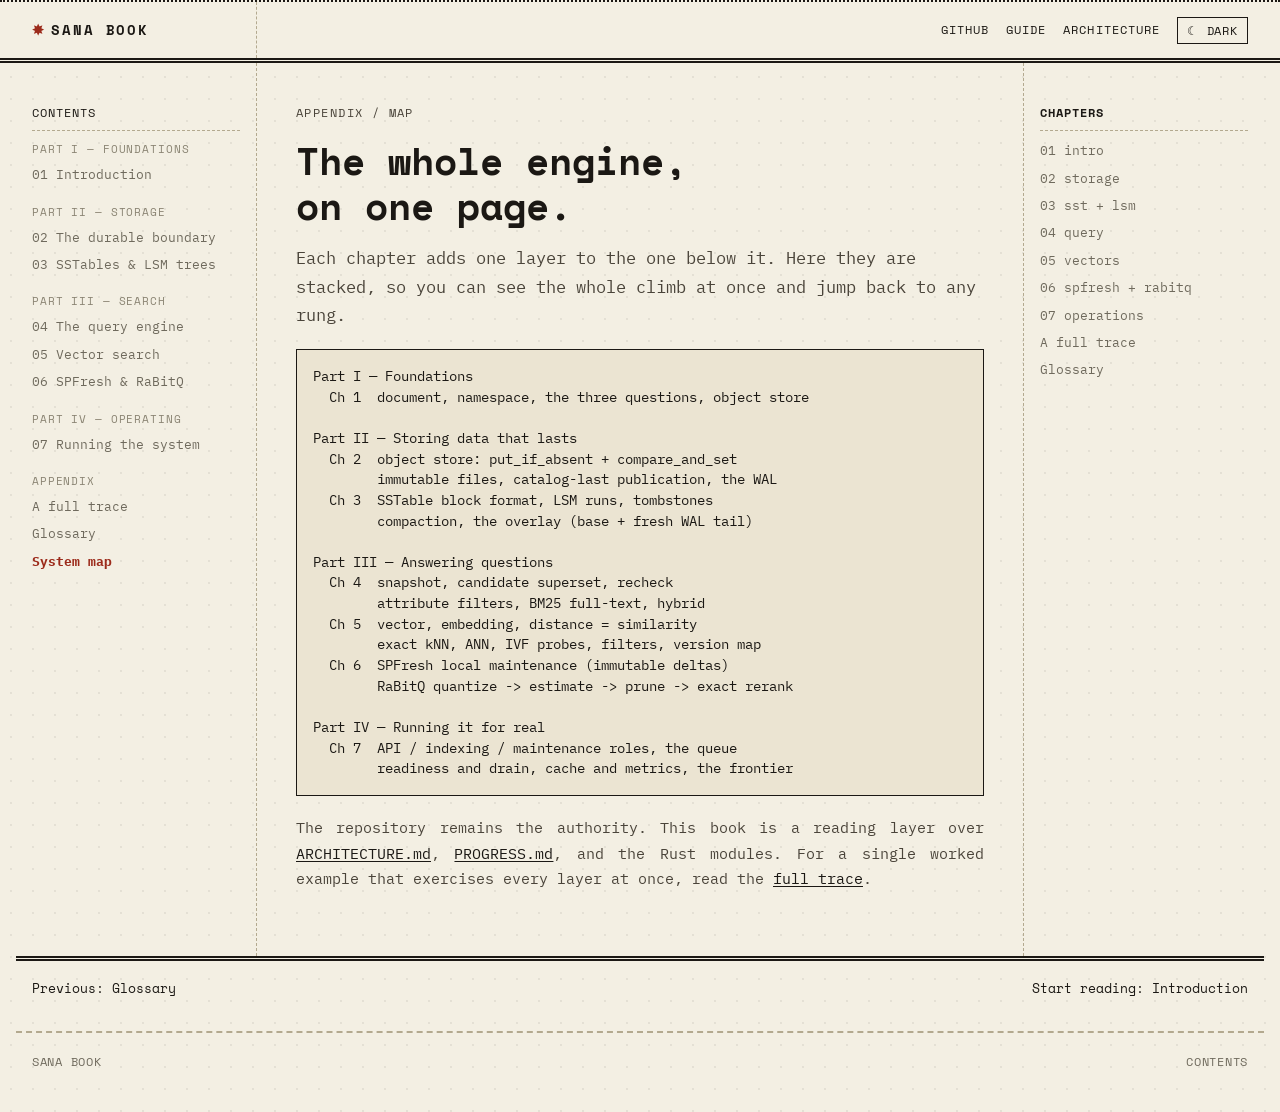
<file: docs/book/map.html>
<!doctype html>
<html lang="en">
<head>
<meta charset="utf-8">
<script>(function(){try{var t=localStorage.getItem('sana-theme');if(t)document.documentElement.setAttribute('data-theme',t);}catch(e){}})();</script>
<meta name="viewport" content="width=device-width, initial-scale=1">
<title>System Map - Sana Book</title>
<link rel="stylesheet" href="style.css">
<script defer src="book.js"></script>
</head>
<body>
<a class="skip-link" href="#main">Skip to content</a>
<header class="site-header">
  <div class="top-nav">
    <a class="brand" href="../index.html">Sana Book</a>
    <nav class="nav-links" aria-label="Links">
      <a href="https://github.com/djakish/sana">GitHub</a>
      <a href="../guide.md">Guide</a>
      <a href="../ARCHITECTURE.md">Architecture</a>
    </nav>
  </div>
</header>
<main id="main" class="book-page">
  <details class="rail rail-left" open>
    <summary class="rail-summary">Contents</summary>
    <span class="rail-part">Part I — Foundations</span>
    <a href="intro.html">01 Introduction</a>
    <span class="rail-part">Part II — Storage</span>
    <a href="storage.html">02 The durable boundary</a>
    <a href="sstable-lsm.html">03 SSTables &amp; LSM trees</a>
    <span class="rail-part">Part III — Search</span>
    <a href="query.html">04 The query engine</a>
    <a href="vector.html">05 Vector search</a>
    <a href="spfresh-rabitq.html">06 SPFresh &amp; RaBitQ</a>
    <span class="rail-part">Part IV — Operating</span>
    <a href="operations.html">07 Running the system</a>
    <span class="rail-part">Appendix</span>
    <a href="trace.html">A full trace</a>
    <a href="glossary.html">Glossary</a>
    <a href="map.html">System map</a>
  </details>
  <article class="book-content">
    <p class="chapter-kicker">appendix / map</p>
    <h1>The whole engine, on one page.</h1>
    <p class="lede">
      Each chapter adds one layer to the one below it. Here they are stacked, so
      you can see the whole climb at once and jump back to any rung.
    </p>
    <pre class="diagram">Part I — Foundations
  Ch 1  document, namespace, the three questions, object store

Part II — Storing data that lasts
  Ch 2  object store: put_if_absent + compare_and_set
        immutable files, catalog-last publication, the WAL
  Ch 3  SSTable block format, LSM runs, tombstones
        compaction, the overlay (base + fresh WAL tail)

Part III — Answering questions
  Ch 4  snapshot, candidate superset, recheck
        attribute filters, BM25 full-text, hybrid
  Ch 5  vector, embedding, distance = similarity
        exact kNN, ANN, IVF probes, filters, version map
  Ch 6  SPFresh local maintenance (immutable deltas)
        RaBitQ quantize -> estimate -> prune -> exact rerank

Part IV — Running it for real
  Ch 7  API / indexing / maintenance roles, the queue
        readiness and drain, cache and metrics, the frontier</pre>
    <p>
      The repository remains the authority. This book is a reading layer over
      <a href="../ARCHITECTURE.md">ARCHITECTURE.md</a>,
      <a href="../PROGRESS.md">PROGRESS.md</a>, and the Rust modules. For a single
      worked example that exercises every layer at once, read the
      <a href="trace.html">full trace</a>.
    </p>
  </article>
  <aside class="rail rail-right" aria-label="Chapters">
    <strong>Chapters</strong>
    <a href="intro.html">01 intro</a>
    <a href="storage.html">02 storage</a>
    <a href="sstable-lsm.html">03 sst + lsm</a>
    <a href="query.html">04 query</a>
    <a href="vector.html">05 vectors</a>
    <a href="spfresh-rabitq.html">06 spfresh + rabitq</a>
    <a href="operations.html">07 operations</a>
    <a href="trace.html">A full trace</a>
    <a href="glossary.html">Glossary</a>
  </aside>
</main>
<nav class="pager" aria-label="Page links">
  <a href="glossary.html">Previous: Glossary</a>
  <a href="intro.html">Start reading: Introduction</a>
</nav>
<footer class="site-footer">
  <span>Sana book</span>
  <a href="../index.html">contents</a>
</footer>
</body>
</html>
</file>
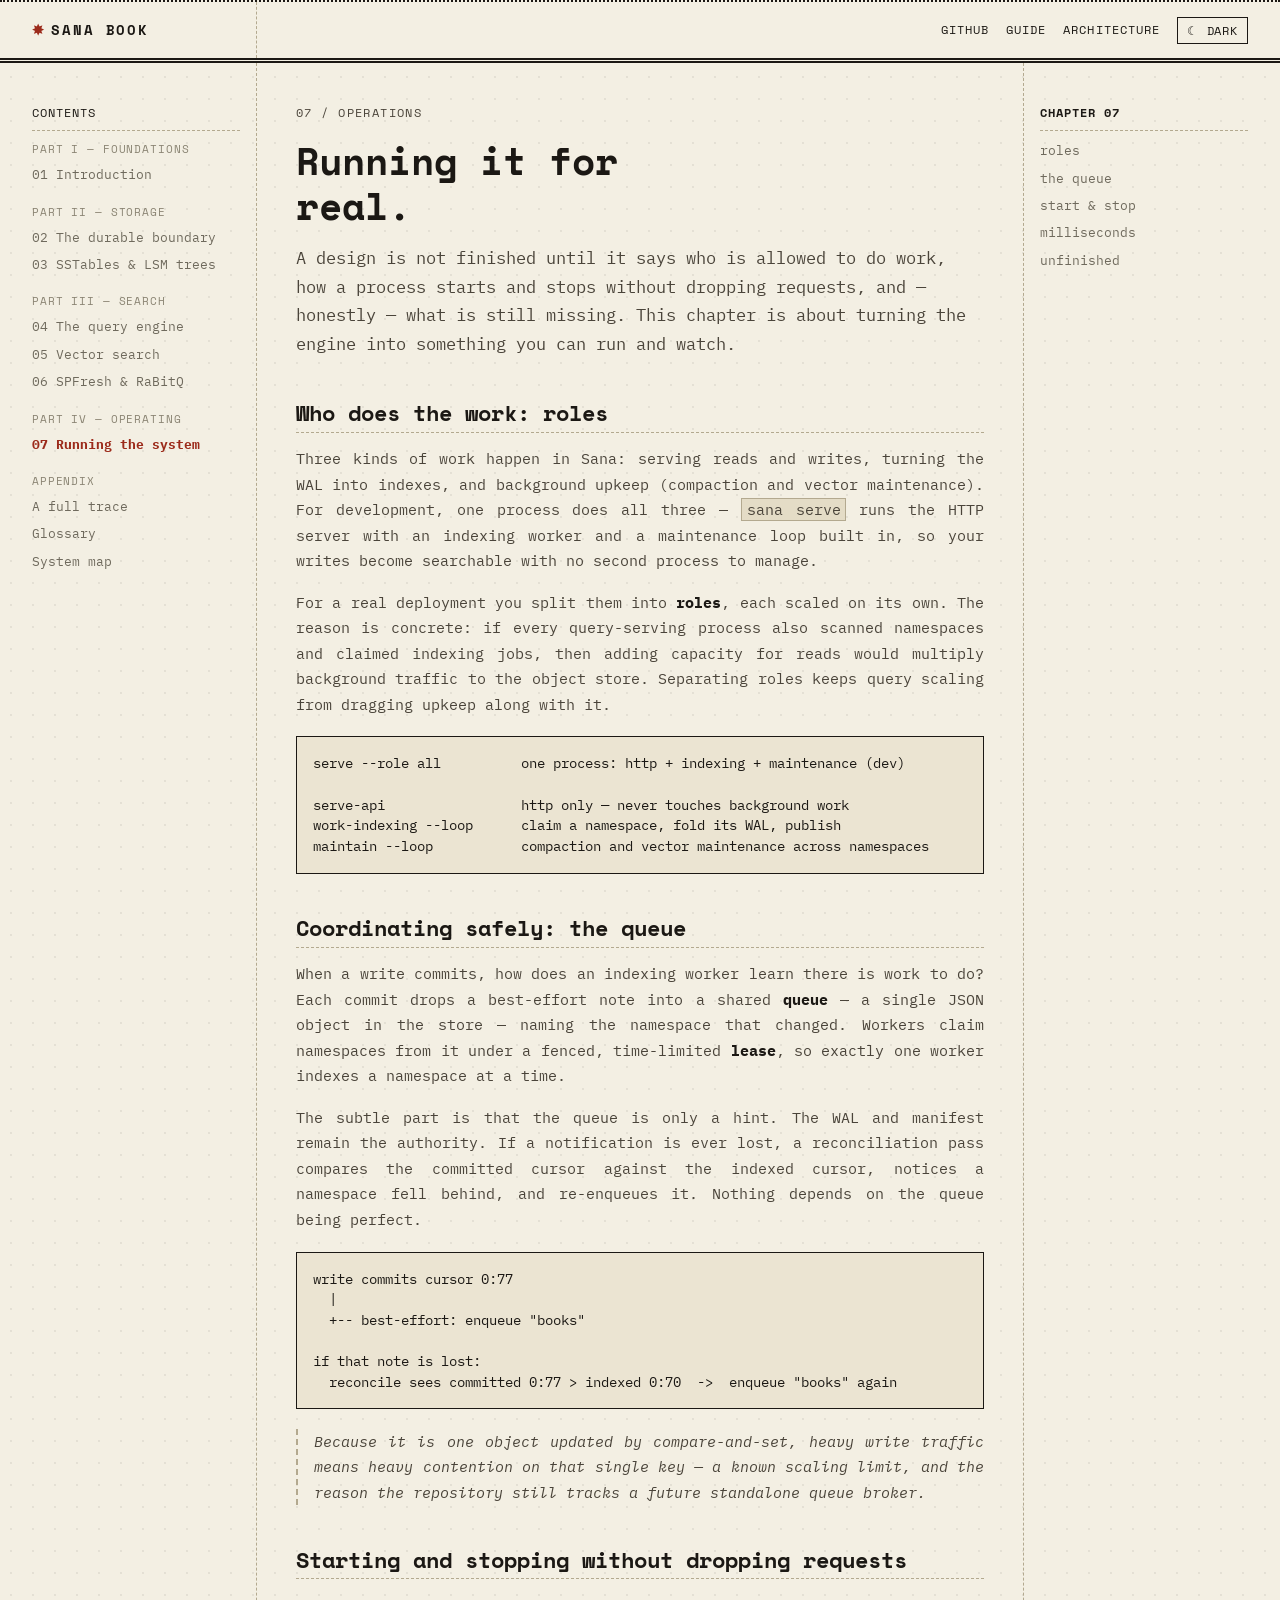
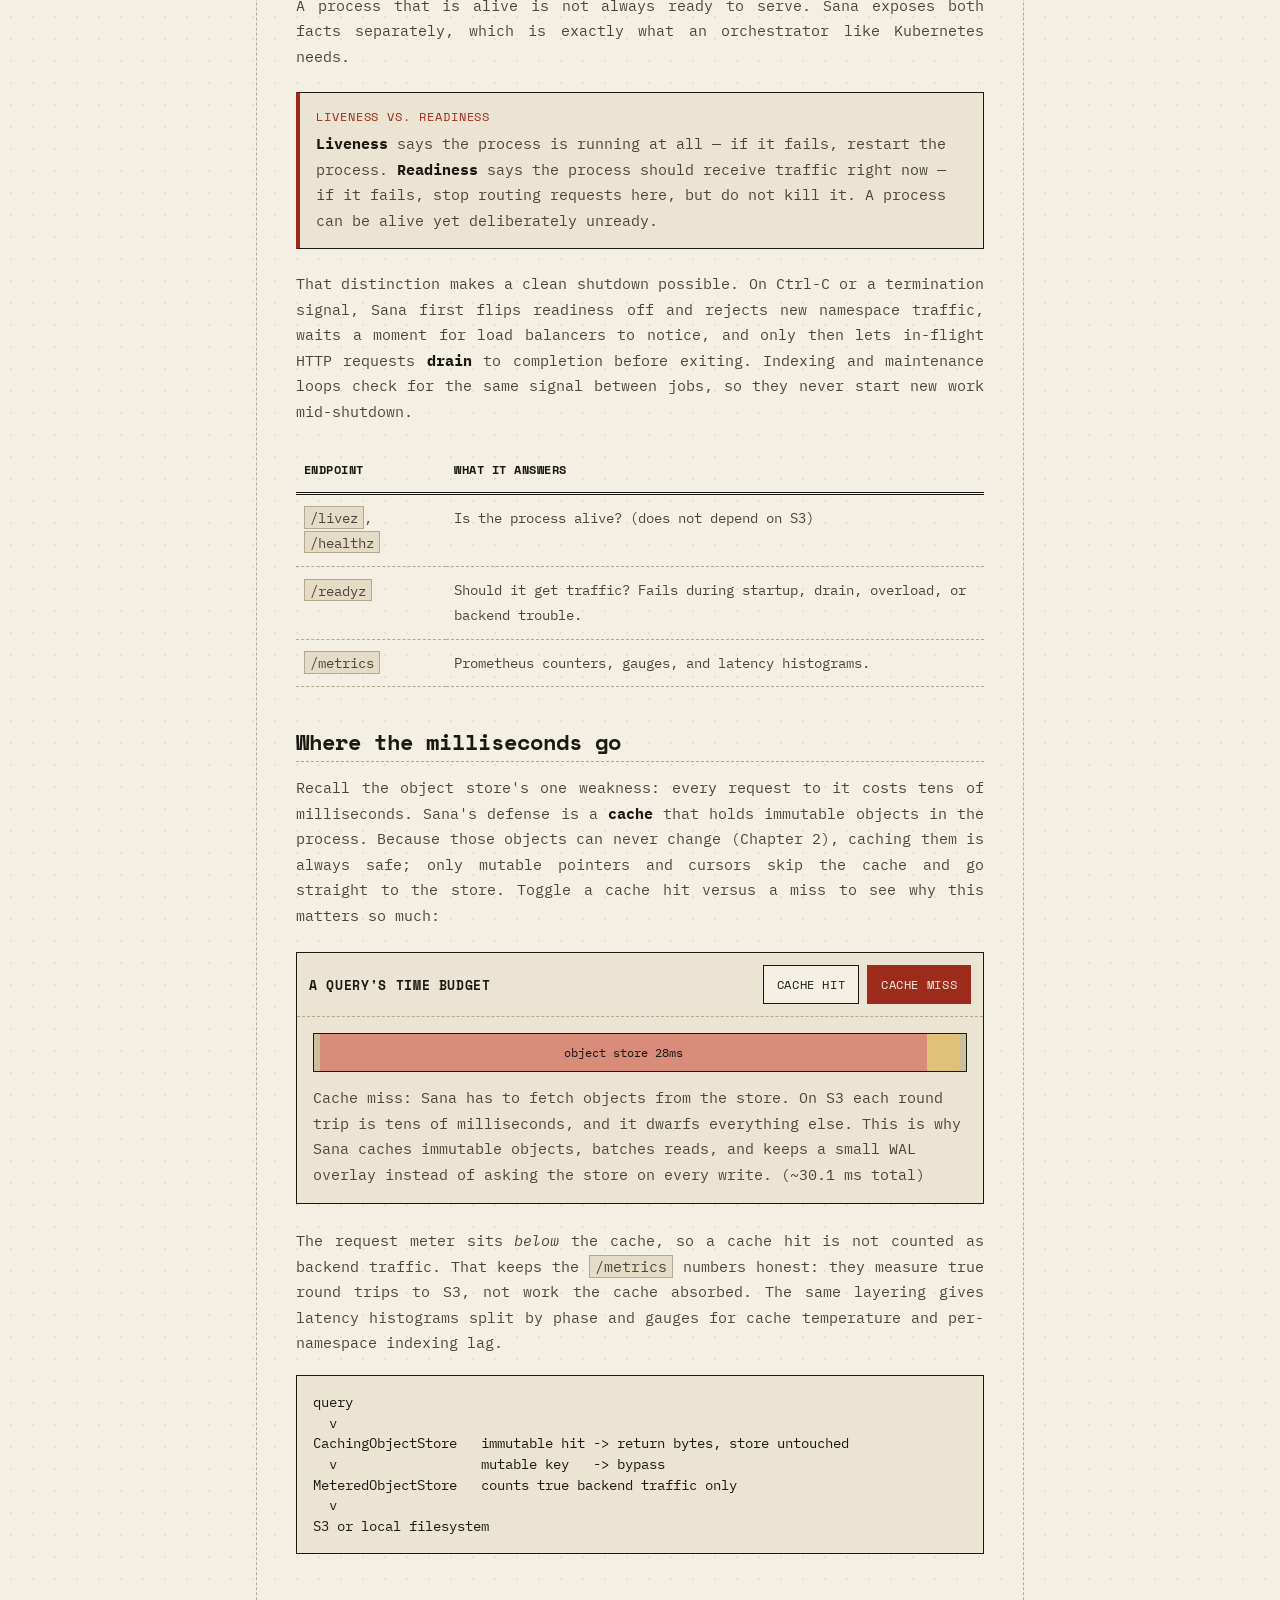
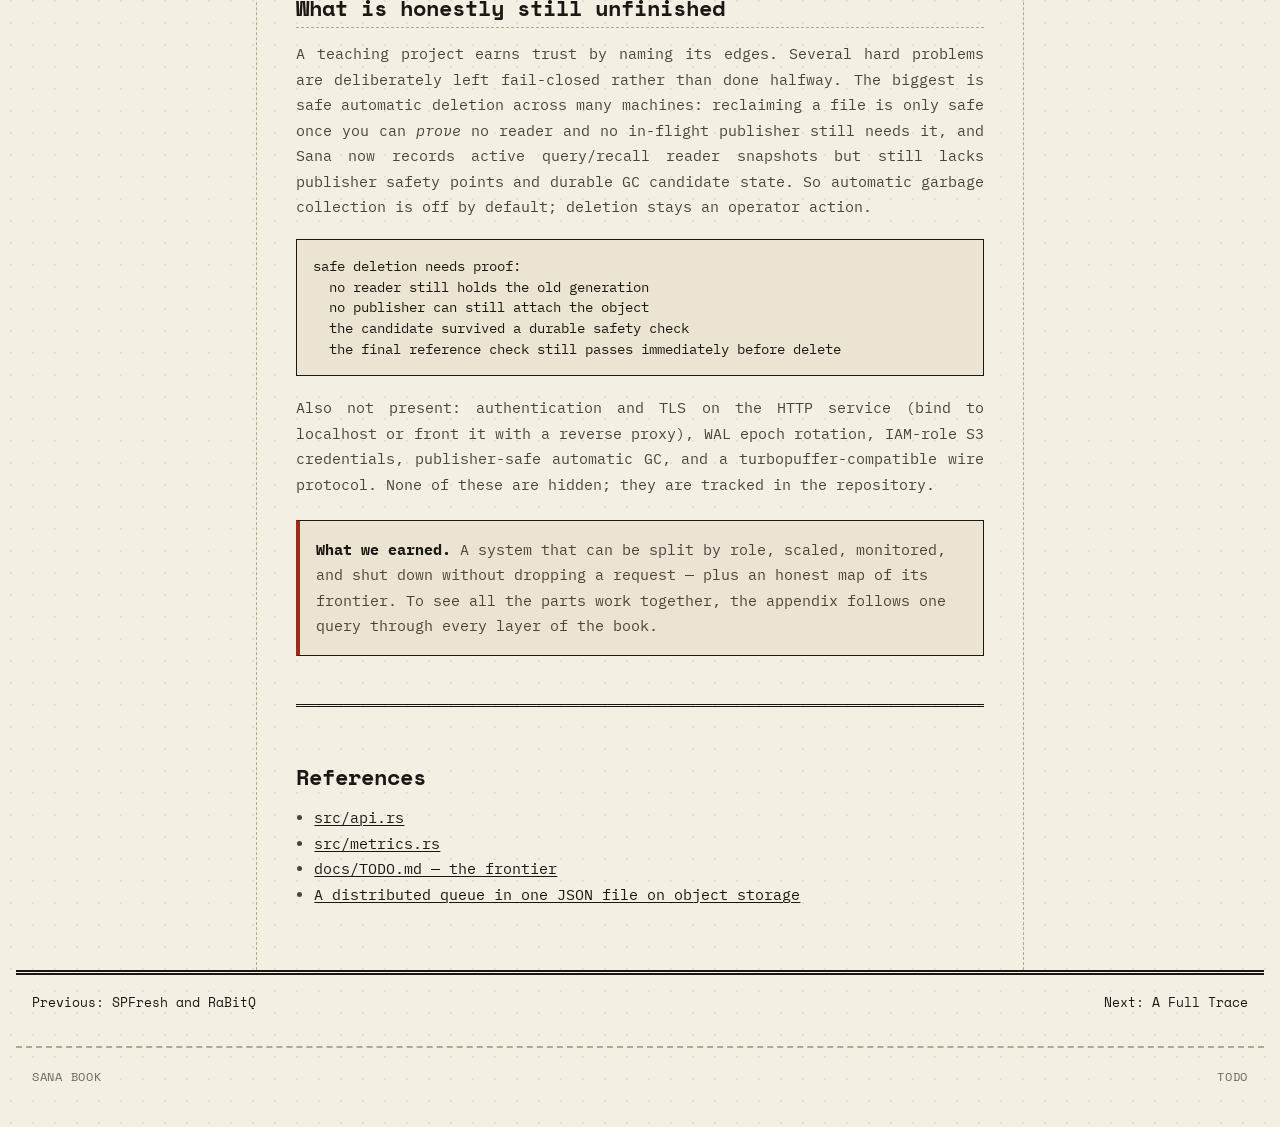
<file: docs/book/operations.html>
<!doctype html>
<html lang="en">
<head>
<meta charset="utf-8">
<script>(function(){try{var t=localStorage.getItem('sana-theme');if(t)document.documentElement.setAttribute('data-theme',t);}catch(e){}})();</script>
<meta name="viewport" content="width=device-width, initial-scale=1">
<title>Running the System - Sana Book</title>
<link rel="stylesheet" href="style.css">
<script defer src="book.js"></script>
</head>
<body>
<a class="skip-link" href="#main">Skip to content</a>
<header class="site-header">
  <div class="top-nav">
    <a class="brand" href="../index.html">Sana Book</a>
    <nav class="nav-links" aria-label="Links">
      <a href="https://github.com/djakish/sana">GitHub</a>
      <a href="../guide.md">Guide</a>
      <a href="../ARCHITECTURE.md">Architecture</a>
    </nav>
  </div>
</header>
<main id="main" class="book-page">
  <details class="rail rail-left" open>
    <summary class="rail-summary">Contents</summary>
    <span class="rail-part">Part I — Foundations</span>
    <a href="intro.html">01 Introduction</a>
    <span class="rail-part">Part II — Storage</span>
    <a href="storage.html">02 The durable boundary</a>
    <a href="sstable-lsm.html">03 SSTables &amp; LSM trees</a>
    <span class="rail-part">Part III — Search</span>
    <a href="query.html">04 The query engine</a>
    <a href="vector.html">05 Vector search</a>
    <a href="spfresh-rabitq.html">06 SPFresh &amp; RaBitQ</a>
    <span class="rail-part">Part IV — Operating</span>
    <a href="operations.html">07 Running the system</a>
    <span class="rail-part">Appendix</span>
    <a href="trace.html">A full trace</a>
    <a href="glossary.html">Glossary</a>
    <a href="map.html">System map</a>
  </details>
  <article class="book-content">
    <p class="chapter-kicker">07 / operations</p>
    <h1>Running it for real.</h1>
    <p class="lede">
      A design is not finished until it says who is allowed to do work, how a
      process starts and stops without dropping requests, and — honestly — what is
      still missing. This chapter is about turning the engine into something you
      can run and watch.
    </p>

    <h2 id="roles">Who does the work: roles</h2>
    <p>
      Three kinds of work happen in Sana: serving reads and writes, turning the WAL
      into indexes, and background upkeep (compaction and vector maintenance). For
      development, one process does all three — <code>sana serve</code> runs the
      HTTP server with an indexing worker and a maintenance loop built in, so your
      writes become searchable with no second process to manage.
    </p>
    <p>
      For a real deployment you split them into <strong>roles</strong>, each scaled
      on its own. The reason is concrete: if every query-serving process also
      scanned namespaces and claimed indexing jobs, then adding capacity for reads
      would multiply background traffic to the object store. Separating roles keeps
      query scaling from dragging upkeep along with it.
    </p>
    <pre class="diagram">serve --role all          one process: http + indexing + maintenance (dev)

serve-api                 http only — never touches background work
work-indexing --loop      claim a namespace, fold its WAL, publish
maintain --loop           compaction and vector maintenance across namespaces</pre>

    <h2 id="queue">Coordinating safely: the queue</h2>
    <p>
      When a write commits, how does an indexing worker learn there is work to do?
      Each commit drops a best-effort note into a shared <strong>queue</strong> — a
      single JSON object in the store — naming the namespace that changed. Workers
      claim namespaces from it under a fenced, time-limited <strong>lease</strong>,
      so exactly one worker indexes a namespace at a time.
    </p>
    <p>
      The subtle part is that the queue is only a hint. The WAL and manifest remain
      the authority. If a notification is ever lost, a reconciliation pass compares
      the committed cursor against the indexed cursor, notices a namespace fell
      behind, and re-enqueues it. Nothing depends on the queue being perfect.
    </p>
    <pre class="diagram">write commits cursor 0:77
  |
  +-- best-effort: enqueue "books"

if that note is lost:
  reconcile sees committed 0:77 > indexed 0:70  ->  enqueue "books" again</pre>
    <p class="plain">
      Because it is one object updated by compare-and-set, heavy write traffic
      means heavy contention on that single key — a known scaling limit, and the
      reason the repository still tracks a future standalone queue broker.
    </p>

    <h2 id="health">Starting and stopping without dropping requests</h2>
    <p>
      A process that is alive is not always ready to serve. Sana exposes both
      facts separately, which is exactly what an orchestrator like Kubernetes needs.
    </p>
    <div class="define">
      <span class="term-name">Liveness vs. readiness</span>
      <p>
        <strong>Liveness</strong> says the process is running at all — if it fails,
        restart the process. <strong>Readiness</strong> says the process should
        receive traffic right now — if it fails, stop routing requests here, but do
        not kill it. A process can be alive yet deliberately unready.
      </p>
    </div>
    <p>
      That distinction makes a clean shutdown possible. On Ctrl-C or a termination
      signal, Sana first flips readiness off and rejects new namespace traffic, waits
      a moment for load balancers to notice, and only then lets in-flight HTTP
      requests <strong>drain</strong> to completion before exiting. Indexing and
      maintenance loops check for the same signal between jobs, so they never start
      new work mid-shutdown.
    </p>
    <table class="matrix">
      <thead><tr><th>Endpoint</th><th>What it answers</th></tr></thead>
      <tbody>
        <tr><td><code>/livez</code>, <code>/healthz</code></td><td>Is the process alive? (does not depend on S3)</td></tr>
        <tr><td><code>/readyz</code></td><td>Should it get traffic? Fails during startup, drain, overload, or backend trouble.</td></tr>
        <tr><td><code>/metrics</code></td><td>Prometheus counters, gauges, and latency histograms.</td></tr>
      </tbody>
    </table>

    <h2 id="cache">Where the milliseconds go</h2>
    <p>
      Recall the object store's one weakness: every request to it costs tens of
      milliseconds. Sana's defense is a <strong>cache</strong> that holds immutable
      objects in the process. Because those objects can never change (Chapter 2),
      caching them is always safe; only mutable pointers and cursors skip the cache
      and go straight to the store. Toggle a cache hit versus a miss to see why this
      matters so much:
    </p>

    <div class="demo" data-latency-demo>
      <div class="demo-header">
        <span class="demo-title">A query's time budget</span>
        <div class="demo-controls">
          <button class="control" data-latency-mode="hit" type="button">cache hit</button>
          <button class="control" data-latency-mode="miss" type="button">cache miss</button>
        </div>
      </div>
      <div class="demo-body">
        <div class="lat-track" data-lat-track></div>
        <p class="demo-caption" data-latency-caption></p>
      </div>
    </div>

    <p>
      The request meter sits <em>below</em> the cache, so a cache hit is not counted
      as backend traffic. That keeps the <code>/metrics</code> numbers honest: they
      measure true round trips to S3, not work the cache absorbed. The same layering
      gives latency histograms split by phase and gauges for cache temperature and
      per-namespace indexing lag.
    </p>
    <pre class="diagram">query
  v
CachingObjectStore   immutable hit -> return bytes, store untouched
  v                  mutable key   -> bypass
MeteredObjectStore   counts true backend traffic only
  v
S3 or local filesystem</pre>

    <h2 id="unfinished">What is honestly still unfinished</h2>
    <p>
      A teaching project earns trust by naming its edges. Several hard problems are
      deliberately left fail-closed rather than done halfway. The biggest is safe
      automatic deletion across many machines: reclaiming a file is only safe once
      you can <em>prove</em> no reader and no in-flight publisher still needs it,
      and Sana now records active query/recall reader snapshots but still lacks
      publisher safety points and durable GC candidate state. So automatic garbage
      collection is off by default; deletion stays an operator action.
    </p>
    <pre class="diagram">safe deletion needs proof:
  no reader still holds the old generation
  no publisher can still attach the object
  the candidate survived a durable safety check
  the final reference check still passes immediately before delete</pre>
    <p>
      Also not present: authentication and TLS on the HTTP service (bind to
      localhost or front it with a reverse proxy), WAL epoch rotation, IAM-role S3
      credentials, publisher-safe automatic GC, and a turbopuffer-compatible
      wire protocol. None of these are hidden; they are tracked in the repository.
    </p>

    <div class="callout">
      <strong>What we earned.</strong> A system that can be split by role, scaled,
      monitored, and shut down without dropping a request — plus an honest map of
      its frontier. To see all the parts work together, the appendix follows one
      query through every layer of the book.
    </div>

    <section class="refs">
      <h2>References</h2>
      <ul>
        <li><a href="https://github.com/djakish/sana/blob/main/src/api.rs">src/api.rs</a></li>
        <li><a href="https://github.com/djakish/sana/blob/main/src/metrics.rs">src/metrics.rs</a></li>
        <li><a href="../TODO.md">docs/TODO.md — the frontier</a></li>
        <li><a href="https://turbopuffer.com/blog/object-storage-queue">A distributed queue in one JSON file on object storage</a></li>
      </ul>
    </section>
  </article>
  <aside class="rail rail-right" aria-label="Chapter navigation">
    <strong>Chapter 07</strong>
    <a href="#roles">roles</a>
    <a href="#queue">the queue</a>
    <a href="#health">start &amp; stop</a>
    <a href="#cache">milliseconds</a>
    <a href="#unfinished">unfinished</a>
  </aside>
</main>
<nav class="pager" aria-label="Page links">
  <a href="spfresh-rabitq.html">Previous: SPFresh and RaBitQ</a>
  <a href="trace.html">Next: A Full Trace</a>
</nav>
<footer class="site-footer">
  <span>Sana book</span>
  <a href="../TODO.md">todo</a>
</footer>
</body>
</html>
</file>
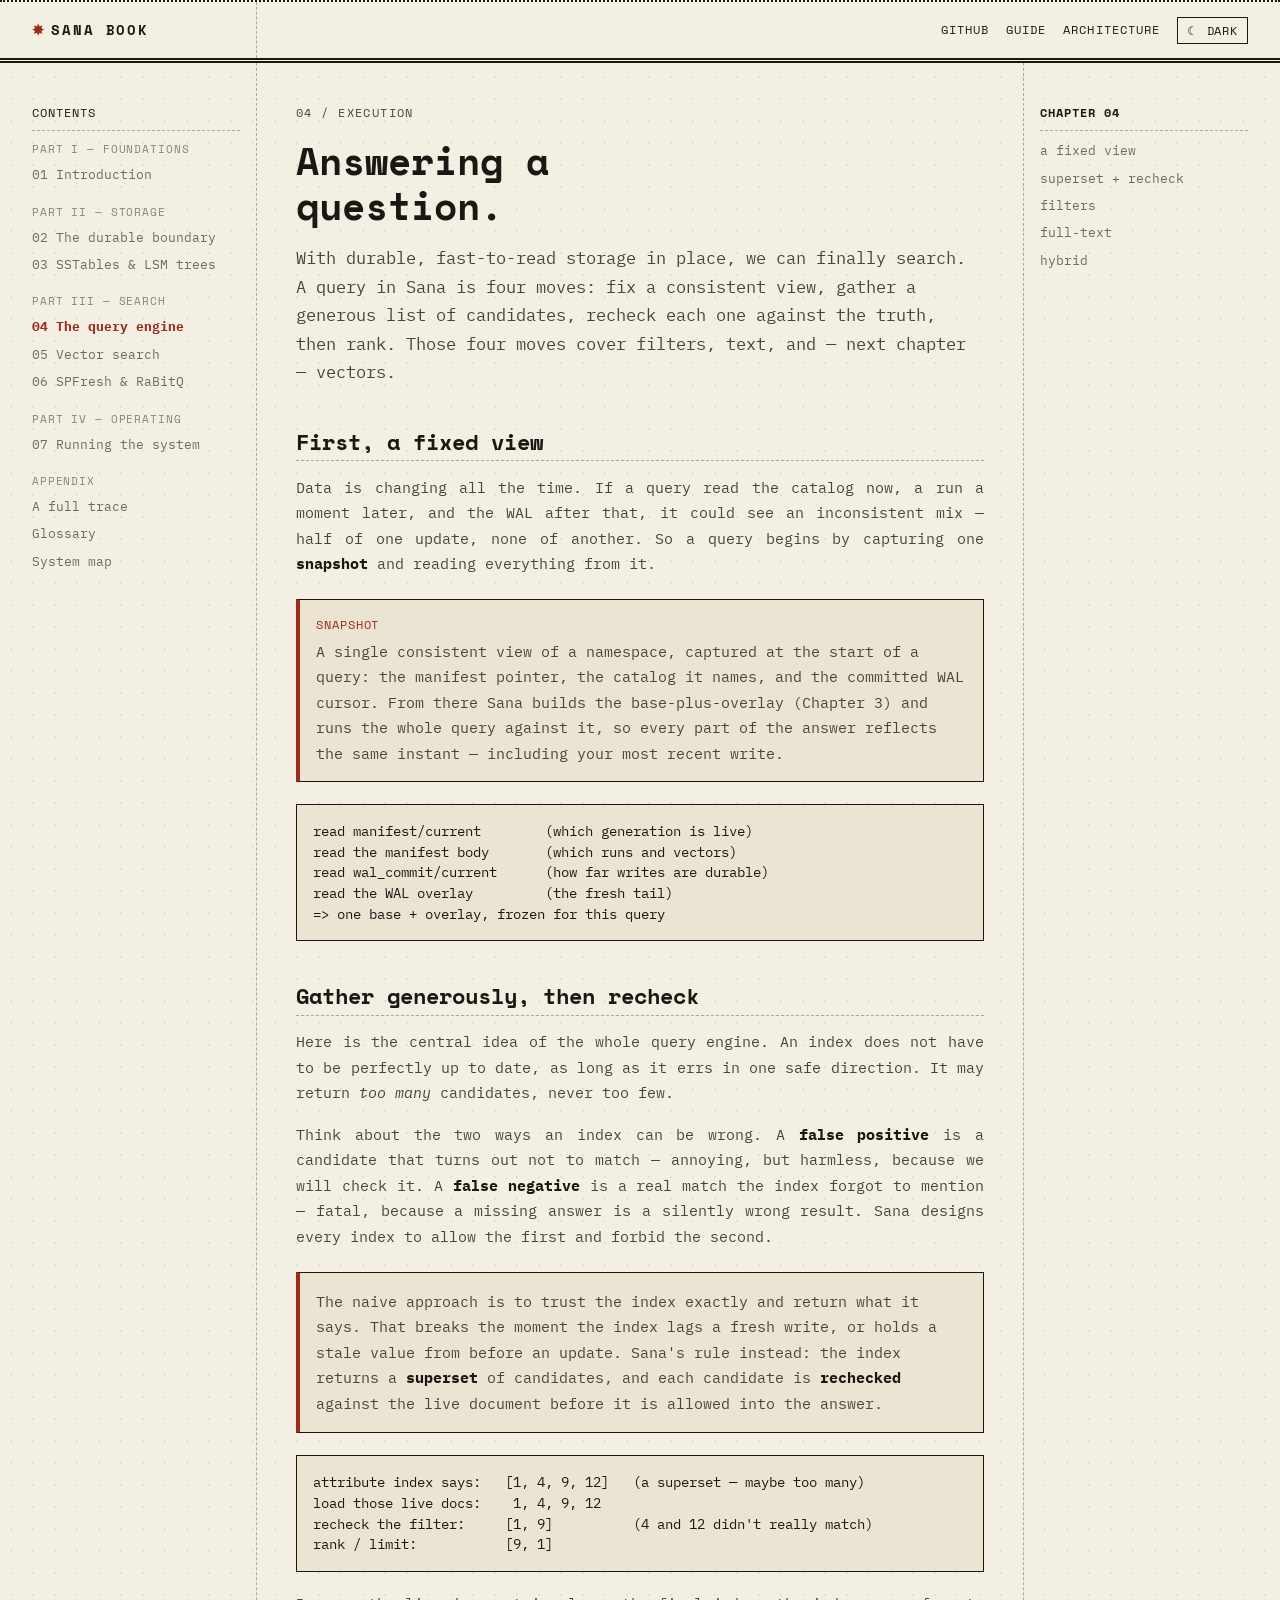
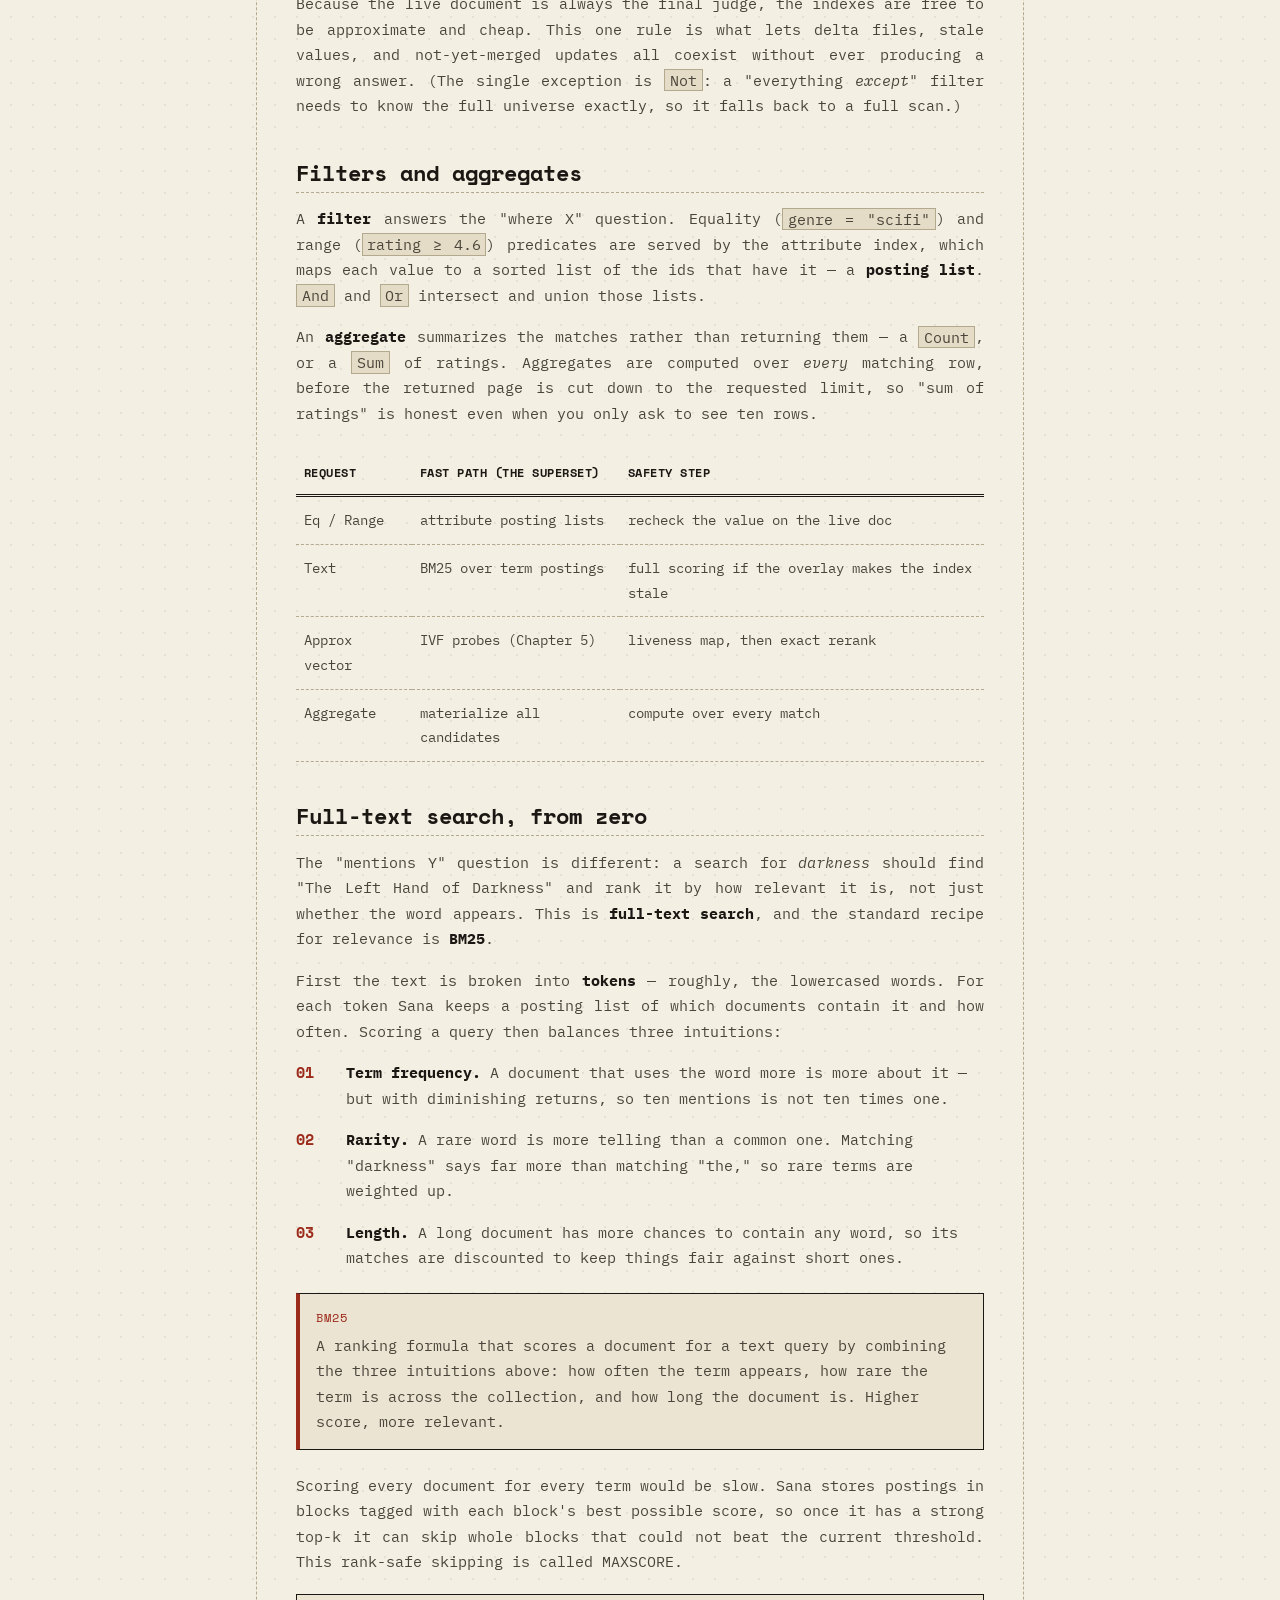
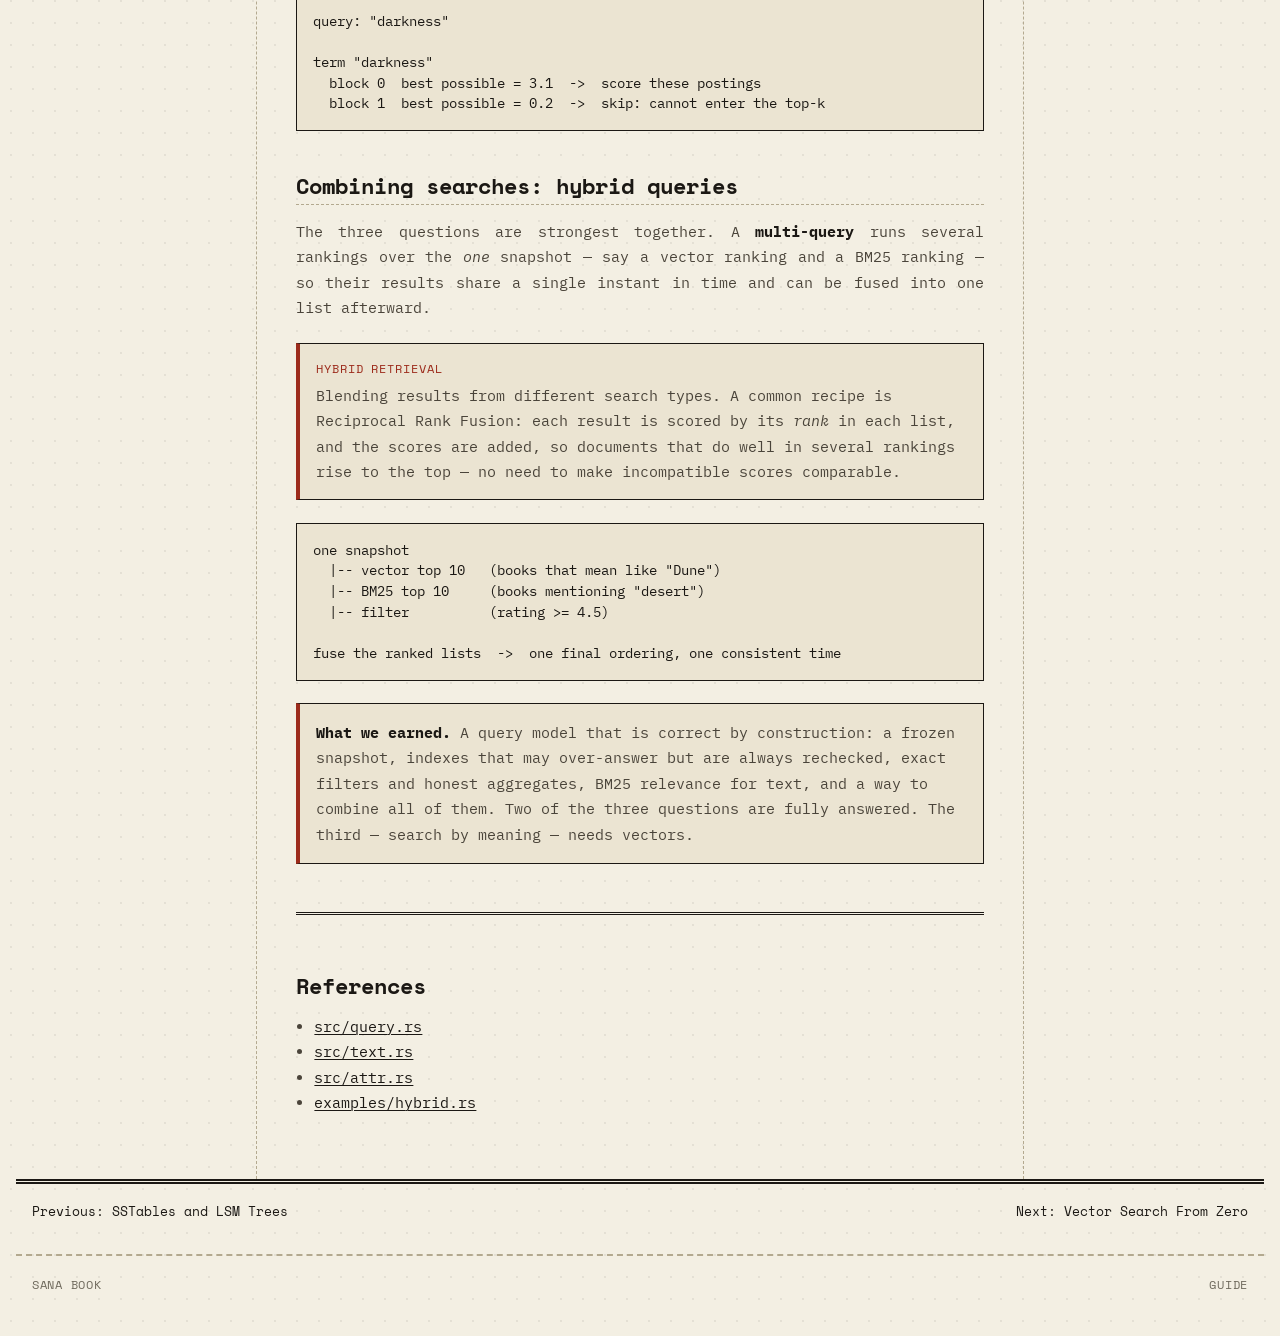
<file: docs/book/query.html>
<!doctype html>
<html lang="en">
<head>
<meta charset="utf-8">
<script>(function(){try{var t=localStorage.getItem('sana-theme');if(t)document.documentElement.setAttribute('data-theme',t);}catch(e){}})();</script>
<meta name="viewport" content="width=device-width, initial-scale=1">
<title>The Query Engine - Sana Book</title>
<link rel="stylesheet" href="style.css">
<script defer src="book.js"></script>
</head>
<body>
<a class="skip-link" href="#main">Skip to content</a>
<header class="site-header">
  <div class="top-nav">
    <a class="brand" href="../index.html">Sana Book</a>
    <nav class="nav-links" aria-label="Links">
      <a href="https://github.com/djakish/sana">GitHub</a>
      <a href="../guide.md">Guide</a>
      <a href="../ARCHITECTURE.md">Architecture</a>
    </nav>
  </div>
</header>
<main id="main" class="book-page">
  <details class="rail rail-left" open>
    <summary class="rail-summary">Contents</summary>
    <span class="rail-part">Part I — Foundations</span>
    <a href="intro.html">01 Introduction</a>
    <span class="rail-part">Part II — Storage</span>
    <a href="storage.html">02 The durable boundary</a>
    <a href="sstable-lsm.html">03 SSTables &amp; LSM trees</a>
    <span class="rail-part">Part III — Search</span>
    <a href="query.html">04 The query engine</a>
    <a href="vector.html">05 Vector search</a>
    <a href="spfresh-rabitq.html">06 SPFresh &amp; RaBitQ</a>
    <span class="rail-part">Part IV — Operating</span>
    <a href="operations.html">07 Running the system</a>
    <span class="rail-part">Appendix</span>
    <a href="trace.html">A full trace</a>
    <a href="glossary.html">Glossary</a>
    <a href="map.html">System map</a>
  </details>
  <article class="book-content">
    <p class="chapter-kicker">04 / execution</p>
    <h1>Answering a question.</h1>
    <p class="lede">
      With durable, fast-to-read storage in place, we can finally search. A query
      in Sana is four moves: fix a consistent view, gather a generous list of
      candidates, recheck each one against the truth, then rank. Those four moves
      cover filters, text, and — next chapter — vectors.
    </p>

    <h2 id="snapshot">First, a fixed view</h2>
    <p>
      Data is changing all the time. If a query read the catalog now, a run a
      moment later, and the WAL after that, it could see an inconsistent mix —
      half of one update, none of another. So a query begins by capturing one
      <strong>snapshot</strong> and reading everything from it.
    </p>
    <div class="define">
      <span class="term-name">Snapshot</span>
      <p>
        A single consistent view of a namespace, captured at the start of a query:
        the manifest pointer, the catalog it names, and the committed WAL cursor.
        From there Sana builds the base-plus-overlay (Chapter 3) and runs the whole
        query against it, so every part of the answer reflects the same instant —
        including your most recent write.
      </p>
    </div>
    <pre class="diagram">read manifest/current        (which generation is live)
read the manifest body       (which runs and vectors)
read wal_commit/current      (how far writes are durable)
read the WAL overlay         (the fresh tail)
=> one base + overlay, frozen for this query</pre>

    <h2 id="superset">Gather generously, then recheck</h2>
    <p>
      Here is the central idea of the whole query engine. An index does not have
      to be perfectly up to date, as long as it errs in one safe direction. It may
      return <em>too many</em> candidates, never too few.
    </p>
    <p>
      Think about the two ways an index can be wrong. A <strong>false
      positive</strong> is a candidate that turns out not to match — annoying, but
      harmless, because we will check it. A <strong>false negative</strong> is a
      real match the index forgot to mention — fatal, because a missing answer is
      a silently wrong result. Sana designs every index to allow the first and
      forbid the second.
    </p>
    <div class="callout">
      The naive approach is to trust the index exactly and return what it says.
      That breaks the moment the index lags a fresh write, or holds a stale value
      from before an update. Sana's rule instead: the index returns a
      <strong>superset</strong> of candidates, and each candidate is
      <strong>rechecked</strong> against the live document before it is allowed
      into the answer.
    </div>
    <pre class="diagram">attribute index says:   [1, 4, 9, 12]   (a superset — maybe too many)
load those live docs:    1, 4, 9, 12
recheck the filter:     [1, 9]          (4 and 12 didn't really match)
rank / limit:           [9, 1]</pre>
    <p>
      Because the live document is always the final judge, the indexes are free to
      be approximate and cheap. This one rule is what lets delta files, stale
      values, and not-yet-merged updates all coexist without ever producing a
      wrong answer. (The single exception is <code>Not</code>: a "everything
      <em>except</em>" filter needs to know the full universe exactly, so it falls
      back to a full scan.)
    </p>

    <h2 id="filters">Filters and aggregates</h2>
    <p>
      A <strong>filter</strong> answers the "where X" question. Equality
      (<code>genre = "scifi"</code>) and range (<code>rating ≥ 4.6</code>)
      predicates are served by the attribute index, which maps each value to a
      sorted list of the ids that have it — a <strong>posting list</strong>.
      <code>And</code> and <code>Or</code> intersect and union those lists.
    </p>
    <p>
      An <strong>aggregate</strong> summarizes the matches rather than returning
      them — a <code>Count</code>, or a <code>Sum</code> of ratings. Aggregates
      are computed over <em>every</em> matching row, before the returned page is
      cut down to the requested limit, so "sum of ratings" is honest even when you
      only ask to see ten rows.
    </p>
    <table class="matrix">
      <thead><tr><th>Request</th><th>Fast path (the superset)</th><th>Safety step</th></tr></thead>
      <tbody>
        <tr><td>Eq / Range</td><td>attribute posting lists</td><td>recheck the value on the live doc</td></tr>
        <tr><td>Text</td><td>BM25 over term postings</td><td>full scoring if the overlay makes the index stale</td></tr>
        <tr><td>Approx vector</td><td>IVF probes (Chapter 5)</td><td>liveness map, then exact rerank</td></tr>
        <tr><td>Aggregate</td><td>materialize all candidates</td><td>compute over every match</td></tr>
      </tbody>
    </table>

    <h2 id="text">Full-text search, from zero</h2>
    <p>
      The "mentions Y" question is different: a search for <em>darkness</em>
      should find "The Left Hand of Darkness" and rank it by how relevant it is,
      not just whether the word appears. This is <strong>full-text search</strong>,
      and the standard recipe for relevance is <strong>BM25</strong>.
    </p>
    <p>
      First the text is broken into <strong>tokens</strong> — roughly, the
      lowercased words. For each token Sana keeps a posting list of which
      documents contain it and how often. Scoring a query then balances three
      intuitions:
    </p>
    <ol class="step-list">
      <li><span><strong>Term frequency.</strong> A document that uses the word more is more about it — but with diminishing returns, so ten mentions is not ten times one.</span></li>
      <li><span><strong>Rarity.</strong> A rare word is more telling than a common one. Matching "darkness" says far more than matching "the," so rare terms are weighted up.</span></li>
      <li><span><strong>Length.</strong> A long document has more chances to contain any word, so its matches are discounted to keep things fair against short ones.</span></li>
    </ol>
    <div class="define">
      <span class="term-name">BM25</span>
      <p>
        A ranking formula that scores a document for a text query by combining the
        three intuitions above: how often the term appears, how rare the term is
        across the collection, and how long the document is. Higher score, more
        relevant.
      </p>
    </div>
    <p>
      Scoring every document for every term would be slow. Sana stores postings in
      blocks tagged with each block's best possible score, so once it has a strong
      top-k it can skip whole blocks that could not beat the current threshold.
      This rank-safe skipping is called MAXSCORE.
    </p>
    <pre class="diagram">query: "darkness"

term "darkness"
  block 0  best possible = 3.1  ->  score these postings
  block 1  best possible = 0.2  ->  skip: cannot enter the top-k</pre>

    <h2 id="hybrid">Combining searches: hybrid queries</h2>
    <p>
      The three questions are strongest together. A <strong>multi-query</strong>
      runs several rankings over the <em>one</em> snapshot — say a vector ranking
      and a BM25 ranking — so their results share a single instant in time and can
      be fused into one list afterward.
    </p>
    <div class="define">
      <span class="term-name">Hybrid retrieval</span>
      <p>
        Blending results from different search types. A common recipe is
        Reciprocal Rank Fusion: each result is scored by its <em>rank</em> in each
        list, and the scores are added, so documents that do well in several
        rankings rise to the top — no need to make incompatible scores comparable.
      </p>
    </div>
    <pre class="diagram">one snapshot
  |-- vector top 10   (books that mean like "Dune")
  |-- BM25 top 10     (books mentioning "desert")
  |-- filter          (rating >= 4.5)

fuse the ranked lists  ->  one final ordering, one consistent time</pre>

    <div class="callout">
      <strong>What we earned.</strong> A query model that is correct by
      construction: a frozen snapshot, indexes that may over-answer but are always
      rechecked, exact filters and honest aggregates, BM25 relevance for text, and
      a way to combine all of them. Two of the three questions are fully answered.
      The third — search by meaning — needs vectors.
    </div>

    <section class="refs">
      <h2>References</h2>
      <ul>
        <li><a href="https://github.com/djakish/sana/blob/main/src/query.rs">src/query.rs</a></li>
        <li><a href="https://github.com/djakish/sana/blob/main/src/text.rs">src/text.rs</a></li>
        <li><a href="https://github.com/djakish/sana/blob/main/src/attr.rs">src/attr.rs</a></li>
        <li><a href="https://github.com/djakish/sana/blob/main/examples/hybrid.rs">examples/hybrid.rs</a></li>
      </ul>
    </section>
  </article>
  <aside class="rail rail-right" aria-label="Chapter navigation">
    <strong>Chapter 04</strong>
    <a href="#snapshot">a fixed view</a>
    <a href="#superset">superset + recheck</a>
    <a href="#filters">filters</a>
    <a href="#text">full-text</a>
    <a href="#hybrid">hybrid</a>
  </aside>
</main>
<nav class="pager" aria-label="Page links">
  <a href="sstable-lsm.html">Previous: SSTables and LSM Trees</a>
  <a href="vector.html">Next: Vector Search From Zero</a>
</nav>
<footer class="site-footer">
  <span>Sana book</span>
  <a href="../guide.md">guide</a>
</footer>
</body>
</html>
</file>
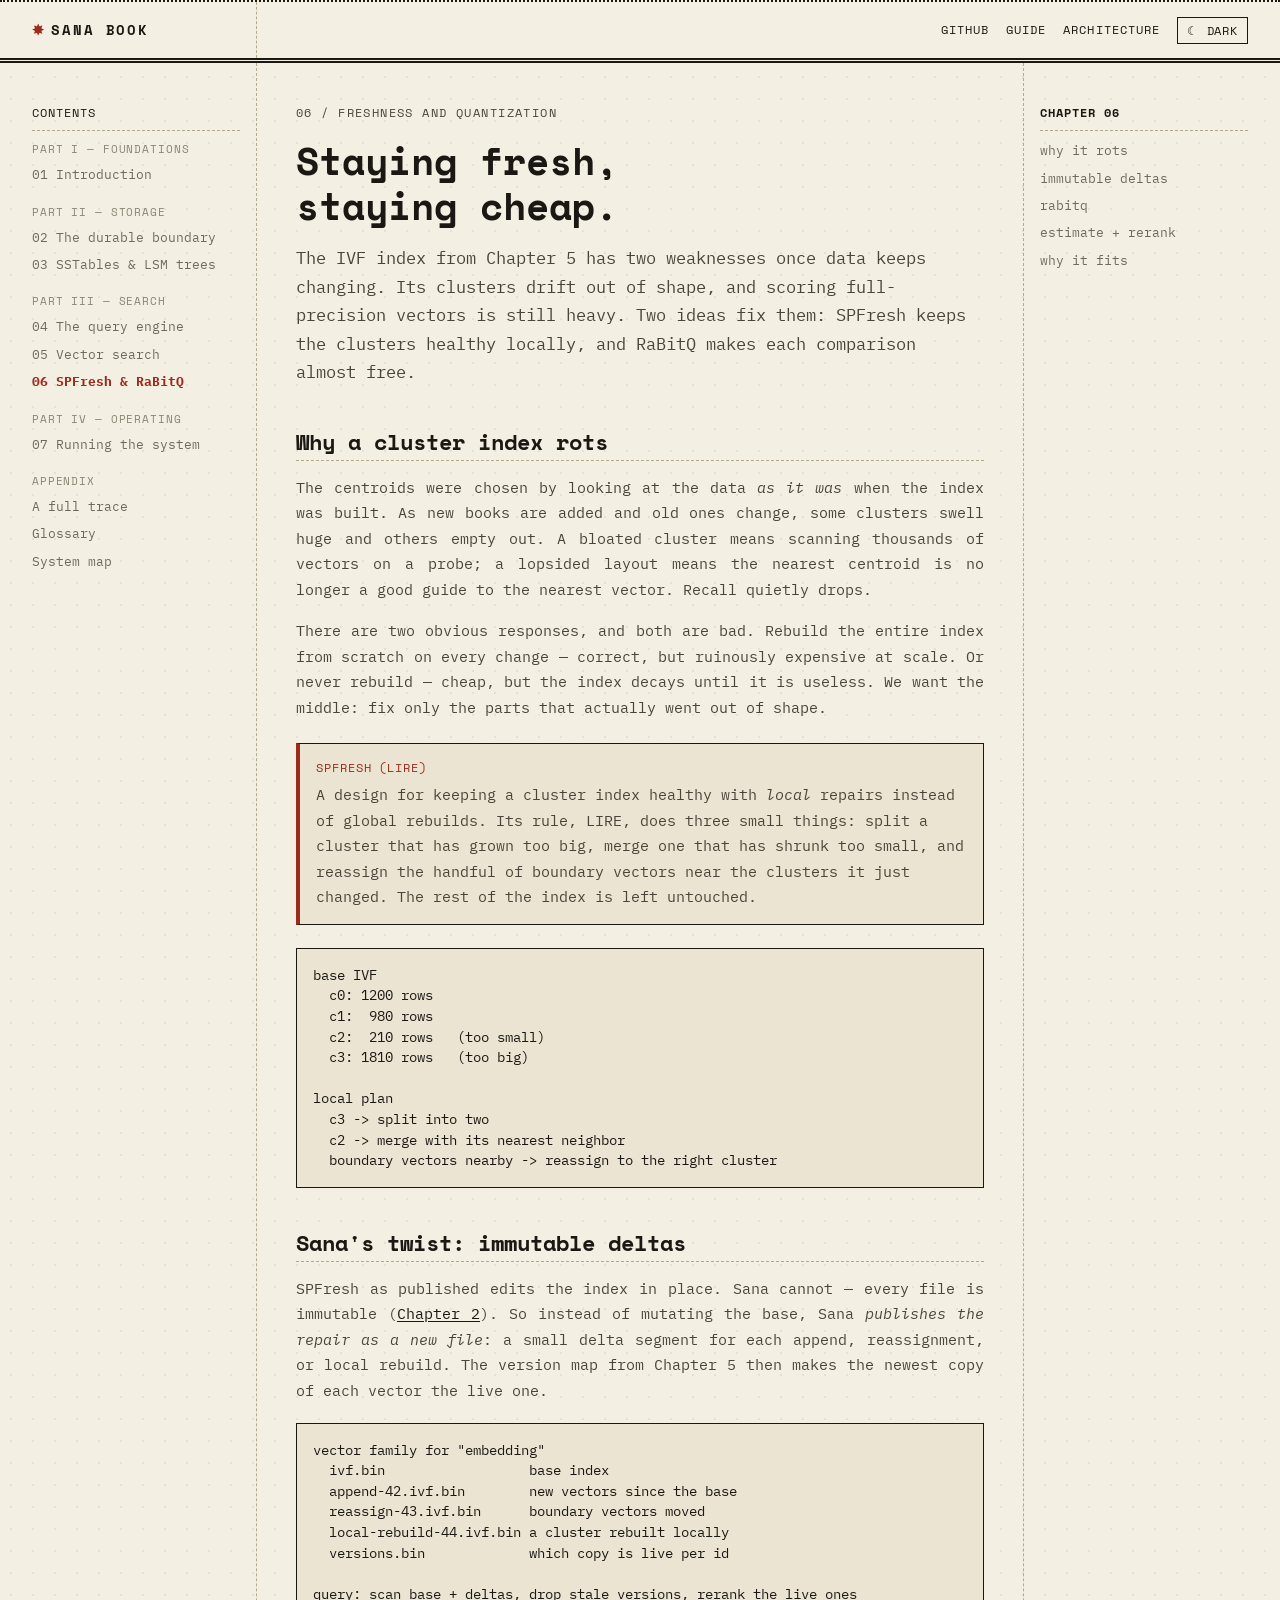
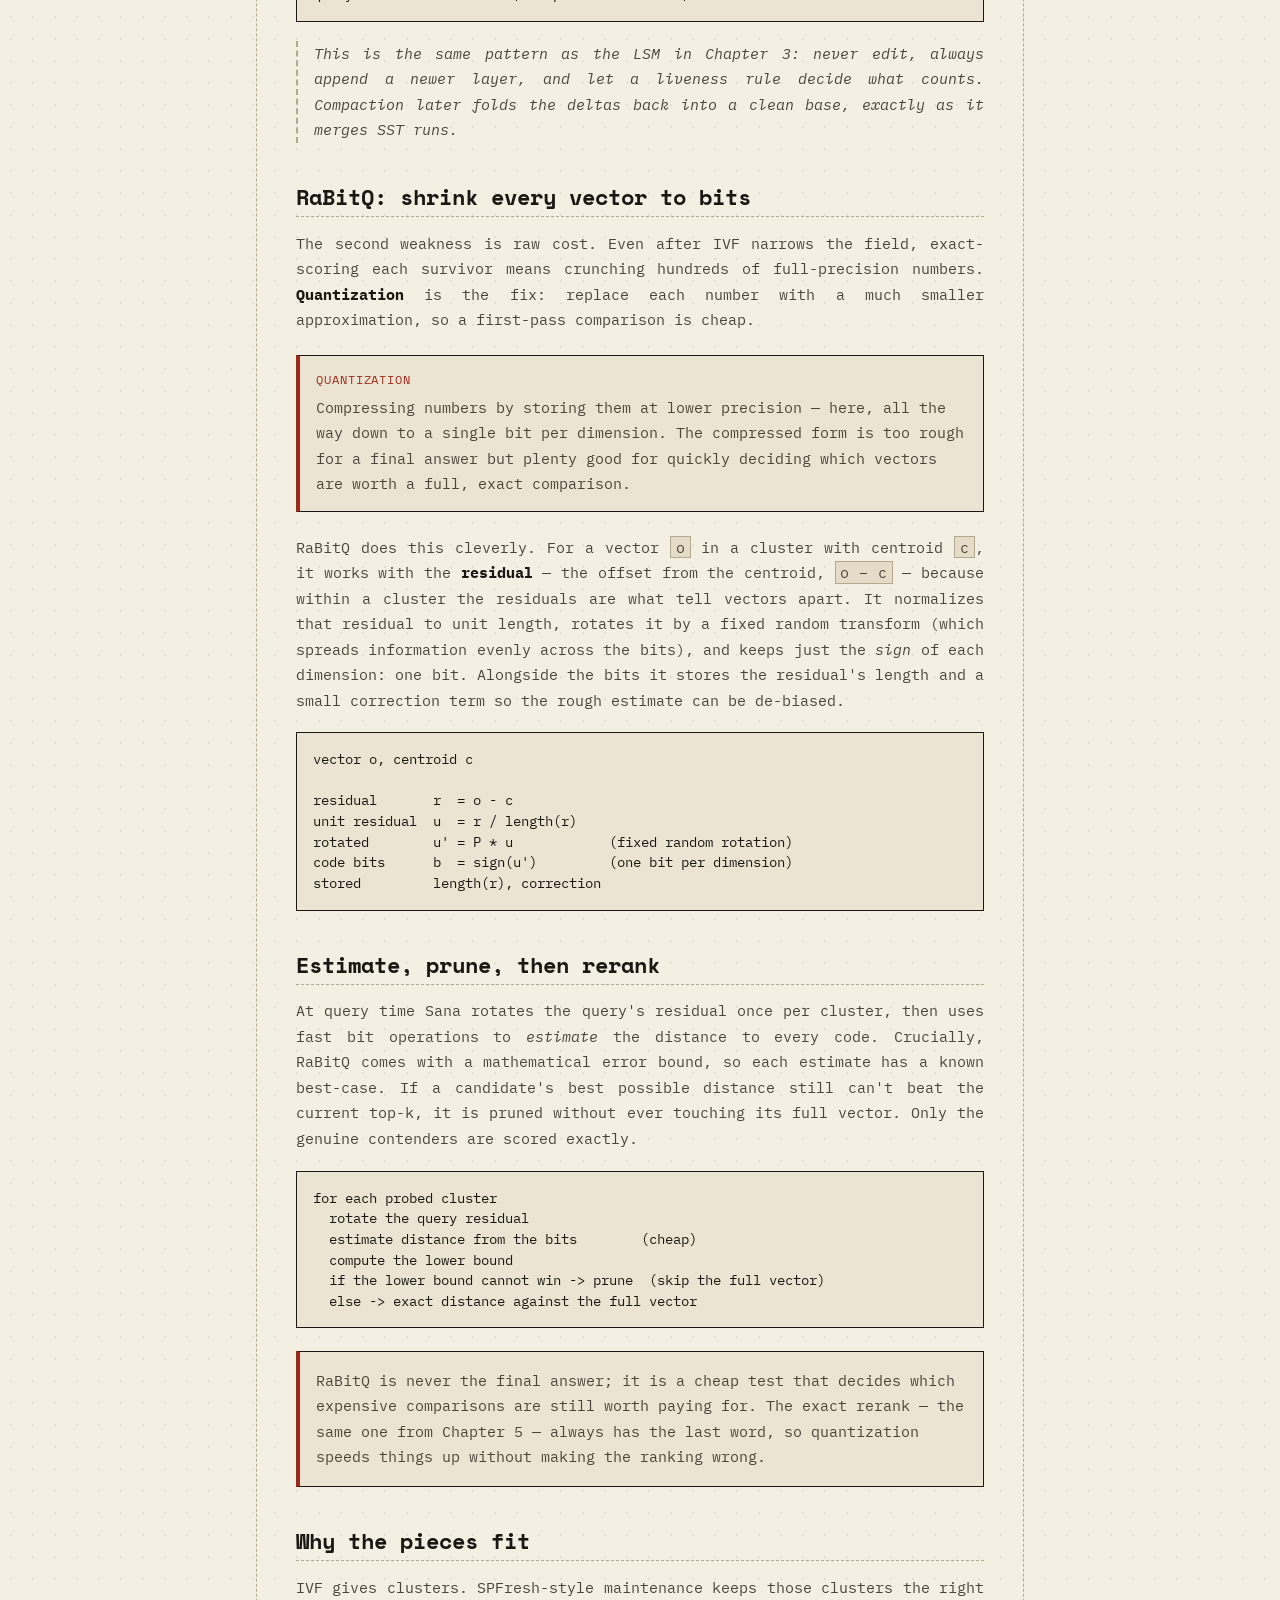
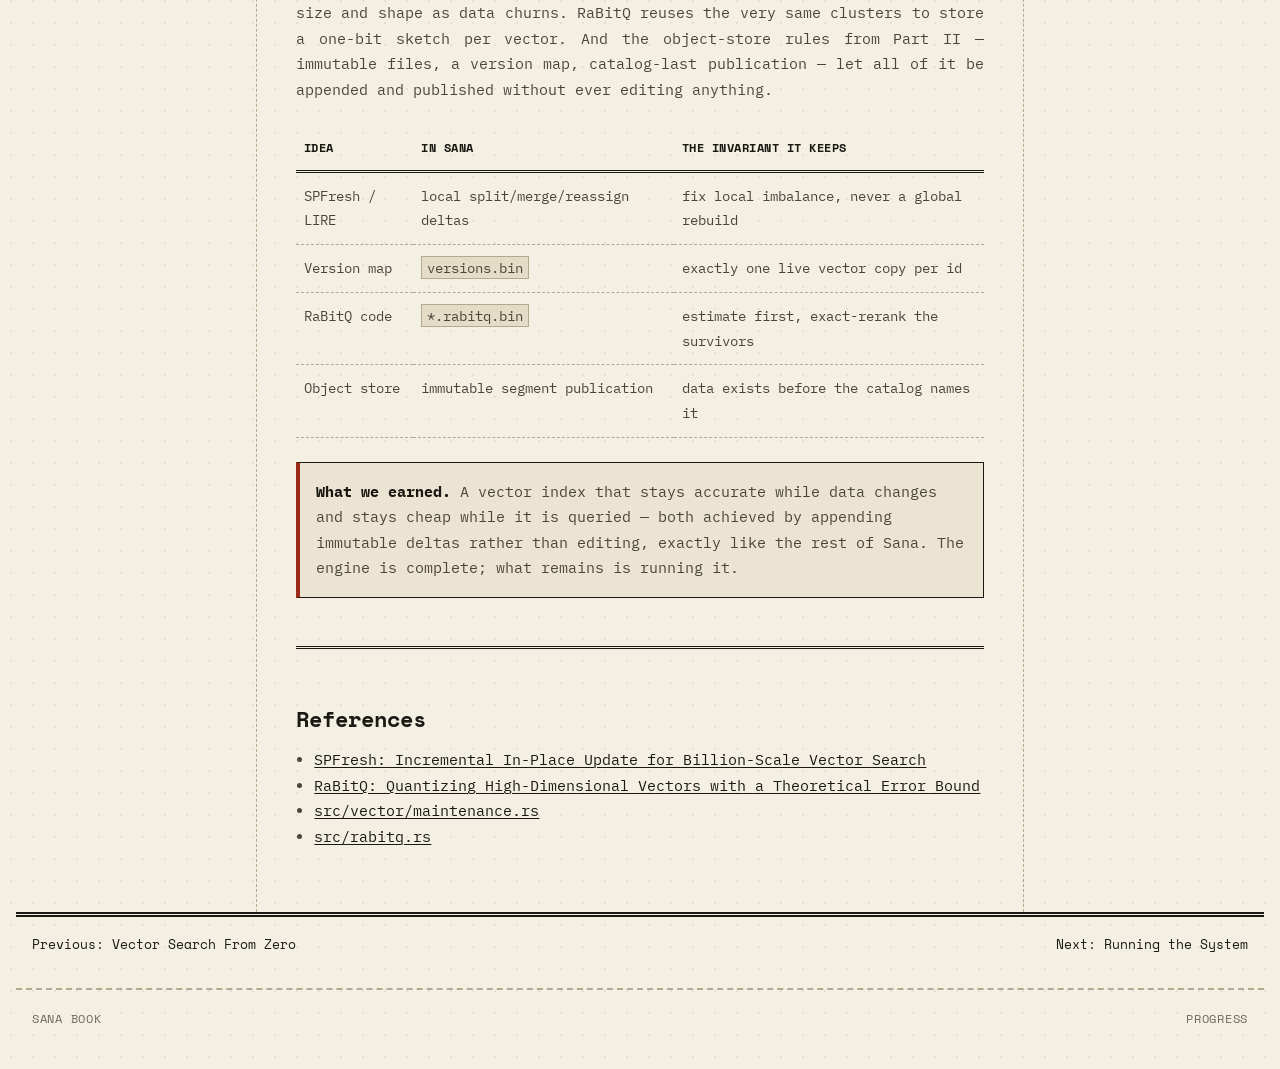
<file: docs/book/spfresh-rabitq.html>
<!doctype html>
<html lang="en">
<head>
<meta charset="utf-8">
<script>(function(){try{var t=localStorage.getItem('sana-theme');if(t)document.documentElement.setAttribute('data-theme',t);}catch(e){}})();</script>
<meta name="viewport" content="width=device-width, initial-scale=1">
<title>SPFresh and RaBitQ - Sana Book</title>
<link rel="stylesheet" href="style.css">
<script defer src="book.js"></script>
</head>
<body>
<a class="skip-link" href="#main">Skip to content</a>
<header class="site-header">
  <div class="top-nav">
    <a class="brand" href="../index.html">Sana Book</a>
    <nav class="nav-links" aria-label="Links">
      <a href="https://github.com/djakish/sana">GitHub</a>
      <a href="../guide.md">Guide</a>
      <a href="../ARCHITECTURE.md">Architecture</a>
    </nav>
  </div>
</header>
<main id="main" class="book-page">
  <details class="rail rail-left" open>
    <summary class="rail-summary">Contents</summary>
    <span class="rail-part">Part I — Foundations</span>
    <a href="intro.html">01 Introduction</a>
    <span class="rail-part">Part II — Storage</span>
    <a href="storage.html">02 The durable boundary</a>
    <a href="sstable-lsm.html">03 SSTables &amp; LSM trees</a>
    <span class="rail-part">Part III — Search</span>
    <a href="query.html">04 The query engine</a>
    <a href="vector.html">05 Vector search</a>
    <a href="spfresh-rabitq.html">06 SPFresh &amp; RaBitQ</a>
    <span class="rail-part">Part IV — Operating</span>
    <a href="operations.html">07 Running the system</a>
    <span class="rail-part">Appendix</span>
    <a href="trace.html">A full trace</a>
    <a href="glossary.html">Glossary</a>
    <a href="map.html">System map</a>
  </details>
  <article class="book-content">
    <p class="chapter-kicker">06 / freshness and quantization</p>
    <h1>Staying fresh, staying cheap.</h1>
    <p class="lede">
      The IVF index from Chapter 5 has two weaknesses once data keeps changing.
      Its clusters drift out of shape, and scoring full-precision vectors is still
      heavy. Two ideas fix them: SPFresh keeps the clusters healthy locally, and
      RaBitQ makes each comparison almost free.
    </p>

    <h2 id="drift">Why a cluster index rots</h2>
    <p>
      The centroids were chosen by looking at the data <em>as it was</em> when the
      index was built. As new books are added and old ones change, some clusters
      swell huge and others empty out. A bloated cluster means scanning thousands
      of vectors on a probe; a lopsided layout means the nearest centroid is no
      longer a good guide to the nearest vector. Recall quietly drops.
    </p>
    <p>
      There are two obvious responses, and both are bad. Rebuild the entire index
      from scratch on every change — correct, but ruinously expensive at scale.
      Or never rebuild — cheap, but the index decays until it is useless. We want
      the middle: fix only the parts that actually went out of shape.
    </p>
    <div class="define">
      <span class="term-name">SPFresh (LIRE)</span>
      <p>
        A design for keeping a cluster index healthy with <em>local</em> repairs
        instead of global rebuilds. Its rule, LIRE, does three small things: split
        a cluster that has grown too big, merge one that has shrunk too small, and
        reassign the handful of boundary vectors near the clusters it just changed.
        The rest of the index is left untouched.
      </p>
    </div>
    <pre class="diagram">base IVF
  c0: 1200 rows
  c1:  980 rows
  c2:  210 rows   (too small)
  c3: 1810 rows   (too big)

local plan
  c3 -> split into two
  c2 -> merge with its nearest neighbor
  boundary vectors nearby -> reassign to the right cluster</pre>

    <h2 id="sana">Sana's twist: immutable deltas</h2>
    <p>
      SPFresh as published edits the index in place. Sana cannot — every file is
      immutable (<a href="storage.html">Chapter 2</a>). So instead of mutating the
      base, Sana <em>publishes the repair as a new file</em>: a small delta segment
      for each append, reassignment, or local rebuild. The version map from Chapter
      5 then makes the newest copy of each vector the live one.
    </p>
    <pre class="diagram">vector family for "embedding"
  ivf.bin                  base index
  append-42.ivf.bin        new vectors since the base
  reassign-43.ivf.bin      boundary vectors moved
  local-rebuild-44.ivf.bin a cluster rebuilt locally
  versions.bin             which copy is live per id

query: scan base + deltas, drop stale versions, rerank the live ones</pre>
    <p class="plain">
      This is the same pattern as the LSM in Chapter 3: never edit, always append a
      newer layer, and let a liveness rule decide what counts. Compaction later
      folds the deltas back into a clean base, exactly as it merges SST runs.
    </p>

    <h2 id="rabitq">RaBitQ: shrink every vector to bits</h2>
    <p>
      The second weakness is raw cost. Even after IVF narrows the field, exact-
      scoring each survivor means crunching hundreds of full-precision numbers.
      <strong>Quantization</strong> is the fix: replace each number with a much
      smaller approximation, so a first-pass comparison is cheap.
    </p>
    <div class="define">
      <span class="term-name">Quantization</span>
      <p>
        Compressing numbers by storing them at lower precision — here, all the way
        down to a single bit per dimension. The compressed form is too rough for a
        final answer but plenty good for quickly deciding which vectors are worth a
        full, exact comparison.
      </p>
    </div>
    <p>
      RaBitQ does this cleverly. For a vector <code>o</code> in a cluster with
      centroid <code>c</code>, it works with the <strong>residual</strong> — the
      offset from the centroid, <code>o − c</code> — because within a cluster the
      residuals are what tell vectors apart. It normalizes that residual to unit
      length, rotates it by a fixed random transform (which spreads information
      evenly across the bits), and keeps just the <em>sign</em> of each dimension:
      one bit. Alongside the bits it stores the residual's length and a small
      correction term so the rough estimate can be de-biased.
    </p>
    <pre class="diagram">vector o, centroid c

residual       r  = o - c
unit residual  u  = r / length(r)
rotated        u' = P * u            (fixed random rotation)
code bits      b  = sign(u')         (one bit per dimension)
stored         length(r), correction</pre>

    <h2 id="bound">Estimate, prune, then rerank</h2>
    <p>
      At query time Sana rotates the query's residual once per cluster, then uses
      fast bit operations to <em>estimate</em> the distance to every code. Crucially,
      RaBitQ comes with a mathematical error bound, so each estimate has a known
      best-case. If a candidate's best possible distance still can't beat the
      current top-k, it is pruned without ever touching its full vector. Only the
      genuine contenders are scored exactly.
    </p>
    <pre class="diagram">for each probed cluster
  rotate the query residual
  estimate distance from the bits        (cheap)
  compute the lower bound
  if the lower bound cannot win -> prune  (skip the full vector)
  else -> exact distance against the full vector</pre>
    <div class="callout">
      RaBitQ is never the final answer; it is a cheap test that decides which
      expensive comparisons are still worth paying for. The exact rerank — the same
      one from Chapter 5 — always has the last word, so quantization speeds things
      up without making the ranking wrong.
    </div>

    <h2 id="fit">Why the pieces fit</h2>
    <p>
      IVF gives clusters. SPFresh-style maintenance keeps those clusters the right
      size and shape as data churns. RaBitQ reuses the very same clusters to store
      a one-bit sketch per vector. And the object-store rules from Part II — immutable
      files, a version map, catalog-last publication — let all of it be appended and
      published without ever editing anything.
    </p>
    <table class="matrix">
      <thead><tr><th>Idea</th><th>In Sana</th><th>The invariant it keeps</th></tr></thead>
      <tbody>
        <tr><td>SPFresh / LIRE</td><td>local split/merge/reassign deltas</td><td>fix local imbalance, never a global rebuild</td></tr>
        <tr><td>Version map</td><td><code>versions.bin</code></td><td>exactly one live vector copy per id</td></tr>
        <tr><td>RaBitQ code</td><td><code>*.rabitq.bin</code></td><td>estimate first, exact-rerank the survivors</td></tr>
        <tr><td>Object store</td><td>immutable segment publication</td><td>data exists before the catalog names it</td></tr>
      </tbody>
    </table>

    <div class="callout">
      <strong>What we earned.</strong> A vector index that stays accurate while
      data changes and stays cheap while it is queried — both achieved by appending
      immutable deltas rather than editing, exactly like the rest of Sana. The
      engine is complete; what remains is running it.
    </div>

    <section class="refs">
      <h2>References</h2>
      <ul>
        <li><a href="https://arxiv.org/abs/2410.14452">SPFresh: Incremental In-Place Update for Billion-Scale Vector Search</a></li>
        <li><a href="https://arxiv.org/abs/2405.12497">RaBitQ: Quantizing High-Dimensional Vectors with a Theoretical Error Bound</a></li>
        <li><a href="https://github.com/djakish/sana/blob/main/src/vector/maintenance.rs">src/vector/maintenance.rs</a></li>
        <li><a href="https://github.com/djakish/sana/blob/main/src/rabitq.rs">src/rabitq.rs</a></li>
      </ul>
    </section>
  </article>
  <aside class="rail rail-right" aria-label="Chapter navigation">
    <strong>Chapter 06</strong>
    <a href="#drift">why it rots</a>
    <a href="#sana">immutable deltas</a>
    <a href="#rabitq">rabitq</a>
    <a href="#bound">estimate + rerank</a>
    <a href="#fit">why it fits</a>
  </aside>
</main>
<nav class="pager" aria-label="Page links">
  <a href="vector.html">Previous: Vector Search From Zero</a>
  <a href="operations.html">Next: Running the System</a>
</nav>
<footer class="site-footer">
  <span>Sana book</span>
  <a href="../PROGRESS.md">progress</a>
</footer>
</body>
</html>
</file>
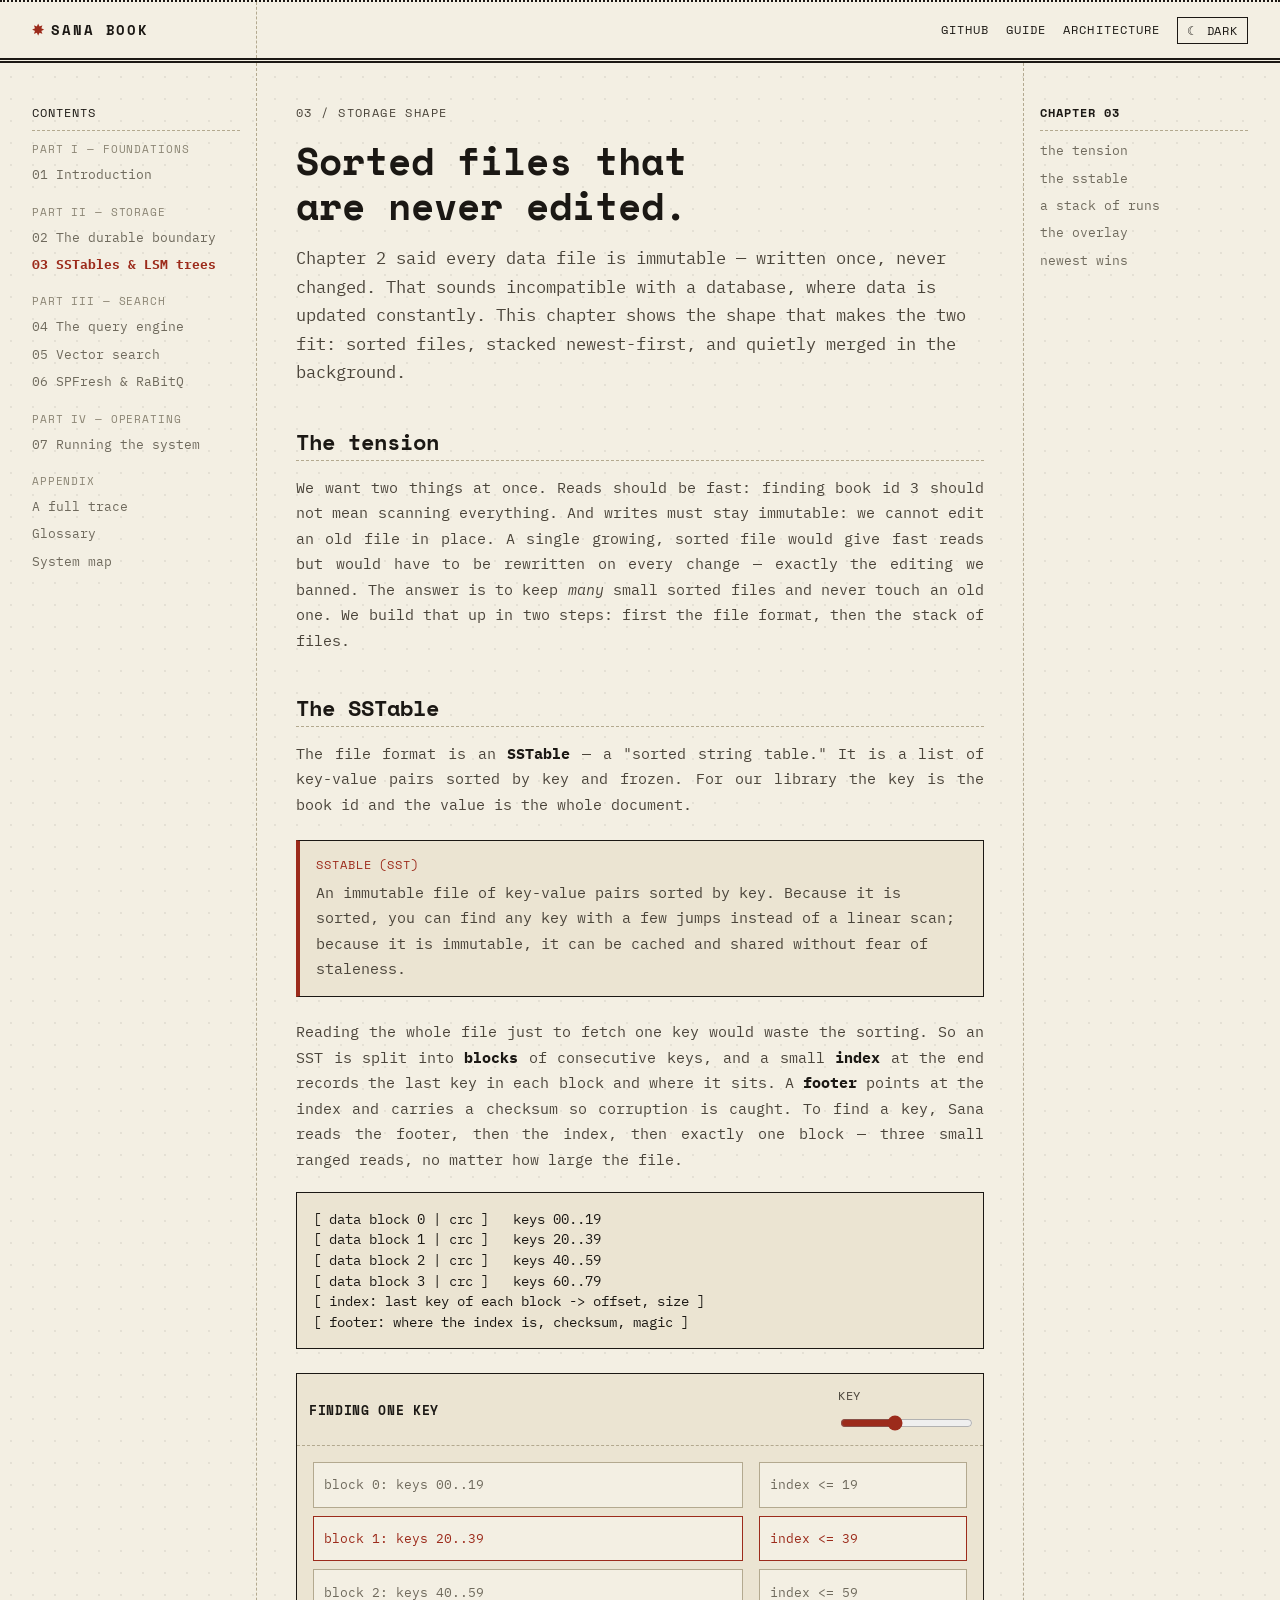
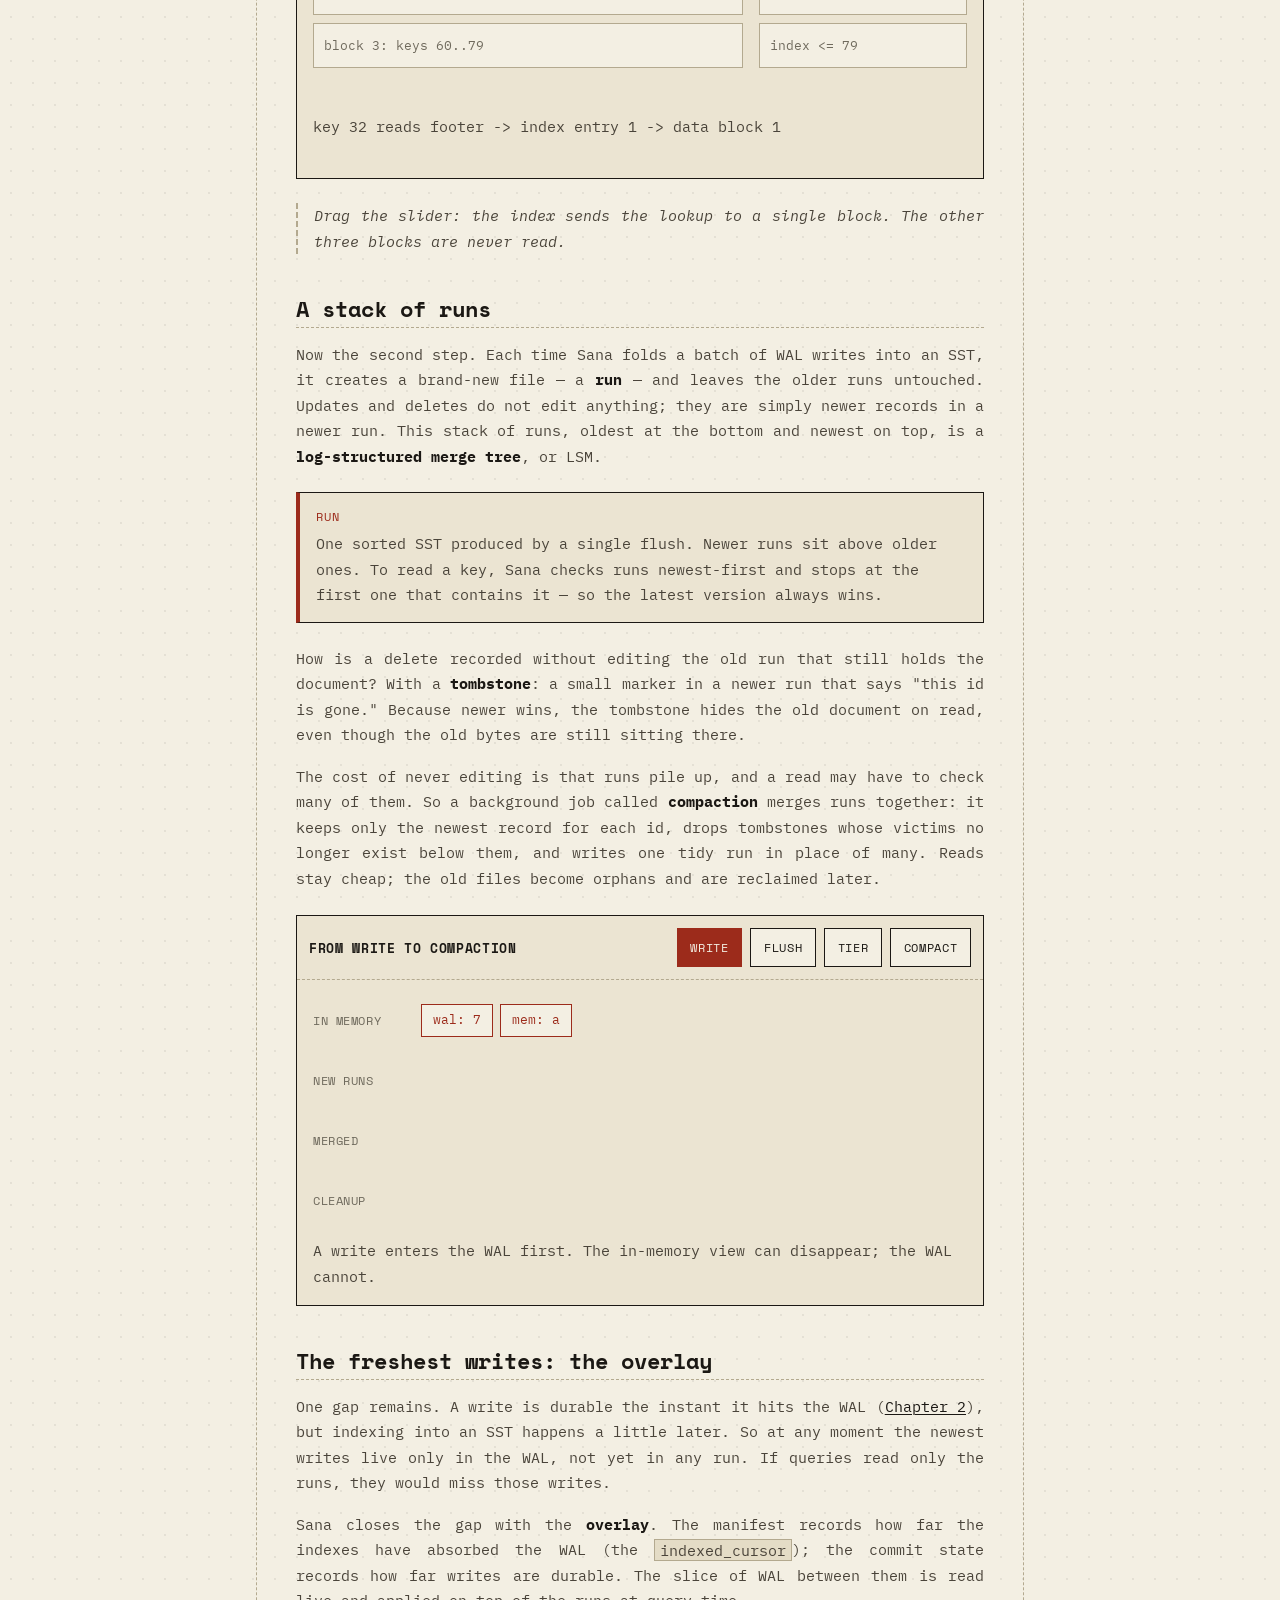
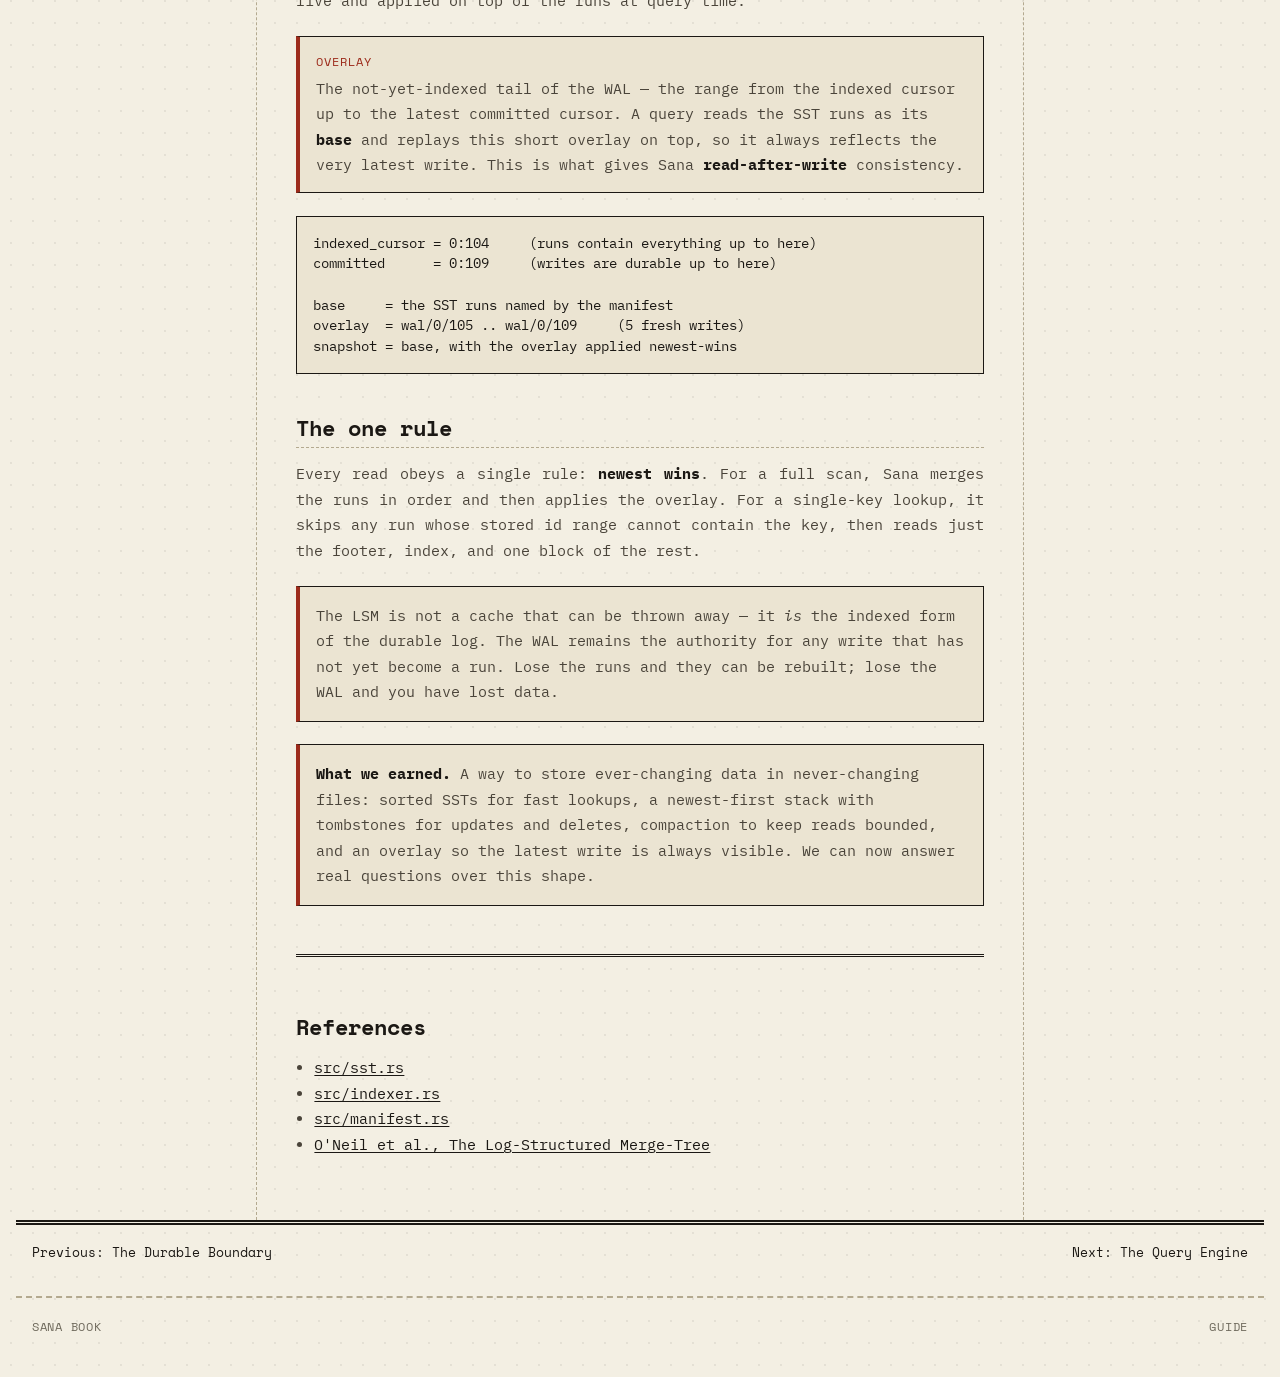
<file: docs/book/sstable-lsm.html>
<!doctype html>
<html lang="en">
<head>
<meta charset="utf-8">
<script>(function(){try{var t=localStorage.getItem('sana-theme');if(t)document.documentElement.setAttribute('data-theme',t);}catch(e){}})();</script>
<meta name="viewport" content="width=device-width, initial-scale=1">
<title>SSTables and LSM Trees - Sana Book</title>
<link rel="stylesheet" href="style.css">
<script defer src="book.js"></script>
</head>
<body>
<a class="skip-link" href="#main">Skip to content</a>
<header class="site-header">
  <div class="top-nav">
    <a class="brand" href="../index.html">Sana Book</a>
    <nav class="nav-links" aria-label="Links">
      <a href="https://github.com/djakish/sana">GitHub</a>
      <a href="../guide.md">Guide</a>
      <a href="../ARCHITECTURE.md">Architecture</a>
    </nav>
  </div>
</header>
<main id="main" class="book-page">
  <details class="rail rail-left" open>
    <summary class="rail-summary">Contents</summary>
    <span class="rail-part">Part I — Foundations</span>
    <a href="intro.html">01 Introduction</a>
    <span class="rail-part">Part II — Storage</span>
    <a href="storage.html">02 The durable boundary</a>
    <a href="sstable-lsm.html">03 SSTables &amp; LSM trees</a>
    <span class="rail-part">Part III — Search</span>
    <a href="query.html">04 The query engine</a>
    <a href="vector.html">05 Vector search</a>
    <a href="spfresh-rabitq.html">06 SPFresh &amp; RaBitQ</a>
    <span class="rail-part">Part IV — Operating</span>
    <a href="operations.html">07 Running the system</a>
    <span class="rail-part">Appendix</span>
    <a href="trace.html">A full trace</a>
    <a href="glossary.html">Glossary</a>
    <a href="map.html">System map</a>
  </details>
  <article class="book-content">
    <p class="chapter-kicker">03 / storage shape</p>
    <h1>Sorted files that are never edited.</h1>
    <p class="lede">
      Chapter 2 said every data file is immutable — written once, never changed.
      That sounds incompatible with a database, where data is updated constantly.
      This chapter shows the shape that makes the two fit: sorted files, stacked
      newest-first, and quietly merged in the background.
    </p>

    <h2 id="problem">The tension</h2>
    <p>
      We want two things at once. Reads should be fast: finding book id 3 should
      not mean scanning everything. And writes must stay immutable: we cannot
      edit an old file in place. A single growing, sorted file would give fast
      reads but would have to be rewritten on every change — exactly the editing
      we banned. The answer is to keep <em>many</em> small sorted files and never
      touch an old one. We build that up in two steps: first the file format,
      then the stack of files.
    </p>

    <h2 id="sst">The SSTable</h2>
    <p>
      The file format is an <strong>SSTable</strong> — a "sorted string table." It
      is a list of key-value pairs sorted by key and frozen. For our library the
      key is the book id and the value is the whole document.
    </p>
    <div class="define">
      <span class="term-name">SSTable (SST)</span>
      <p>
        An immutable file of key-value pairs sorted by key. Because it is sorted,
        you can find any key with a few jumps instead of a linear scan; because it
        is immutable, it can be cached and shared without fear of staleness.
      </p>
    </div>
    <p>
      Reading the whole file just to fetch one key would waste the sorting. So an
      SST is split into <strong>blocks</strong> of consecutive keys, and a small
      <strong>index</strong> at the end records the last key in each block and
      where it sits. A <strong>footer</strong> points at the index and carries a
      checksum so corruption is caught. To find a key, Sana reads the footer, then
      the index, then exactly one block — three small ranged reads, no matter how
      large the file.
    </p>
    <pre class="diagram">[ data block 0 | crc ]   keys 00..19
[ data block 1 | crc ]   keys 20..39
[ data block 2 | crc ]   keys 40..59
[ data block 3 | crc ]   keys 60..79
[ index: last key of each block -> offset, size ]
[ footer: where the index is, checksum, magic ]</pre>

    <div class="demo" data-sst-demo>
      <div class="demo-header">
        <span class="demo-title">Finding one key</span>
        <label class="range-control">key
          <input data-sst-key type="range" min="0" max="79" value="32">
        </label>
      </div>
      <div class="demo-body sst-demo-layout">
        <div class="sst-blocks">
          <div class="sst-block" data-sst-block="0">block 0: keys 00..19</div>
          <div class="sst-block" data-sst-block="1">block 1: keys 20..39</div>
          <div class="sst-block" data-sst-block="2">block 2: keys 40..59</div>
          <div class="sst-block" data-sst-block="3">block 3: keys 60..79</div>
        </div>
        <div class="sst-blocks">
          <div class="sst-index-entry" data-sst-index="0">index &lt;= 19</div>
          <div class="sst-index-entry" data-sst-index="1">index &lt;= 39</div>
          <div class="sst-index-entry" data-sst-index="2">index &lt;= 59</div>
          <div class="sst-index-entry" data-sst-index="3">index &lt;= 79</div>
        </div>
      </div>
      <div class="demo-body">
        <p class="demo-caption" data-sst-output></p>
      </div>
    </div>
    <p class="plain">
      Drag the slider: the index sends the lookup to a single block. The other
      three blocks are never read.
    </p>

    <h2 id="lsm">A stack of runs</h2>
    <p>
      Now the second step. Each time Sana folds a batch of WAL writes into an SST,
      it creates a brand-new file — a <strong>run</strong> — and leaves the older
      runs untouched. Updates and deletes do not edit anything; they are simply
      newer records in a newer run. This stack of runs, oldest at the bottom and
      newest on top, is a <strong>log-structured merge tree</strong>, or LSM.
    </p>
    <div class="define">
      <span class="term-name">Run</span>
      <p>
        One sorted SST produced by a single flush. Newer runs sit above older
        ones. To read a key, Sana checks runs newest-first and stops at the first
        one that contains it — so the latest version always wins.
      </p>
    </div>
    <p>
      How is a delete recorded without editing the old run that still holds the
      document? With a <strong>tombstone</strong>: a small marker in a newer run
      that says "this id is gone." Because newer wins, the tombstone hides the old
      document on read, even though the old bytes are still sitting there.
    </p>
    <p>
      The cost of never editing is that runs pile up, and a read may have to check
      many of them. So a background job called <strong>compaction</strong> merges
      runs together: it keeps only the newest record for each id, drops tombstones
      whose victims no longer exist below them, and writes one tidy run in place of
      many. Reads stay cheap; the old files become orphans and are reclaimed later.
    </p>

    <div class="demo" data-lsm-demo>
      <div class="demo-header">
        <span class="demo-title">From write to compaction</span>
        <div class="demo-controls">
          <button class="control" data-lsm-step="0" type="button">write</button>
          <button class="control" data-lsm-step="1" type="button">flush</button>
          <button class="control" data-lsm-step="2" type="button">tier</button>
          <button class="control" data-lsm-step="3" type="button">compact</button>
        </div>
      </div>
      <div class="demo-body">
        <div class="lsm-stage">
          <div class="lsm-row" data-lsm-row><span class="lsm-label">in memory</span><div class="lsm-cells"></div></div>
          <div class="lsm-row" data-lsm-row><span class="lsm-label">new runs</span><div class="lsm-cells"></div></div>
          <div class="lsm-row" data-lsm-row><span class="lsm-label">merged</span><div class="lsm-cells"></div></div>
          <div class="lsm-row" data-lsm-row><span class="lsm-label">cleanup</span><div class="lsm-cells"></div></div>
        </div>
        <p class="demo-caption" data-lsm-caption></p>
      </div>
    </div>

    <h2 id="overlay">The freshest writes: the overlay</h2>
    <p>
      One gap remains. A write is durable the instant it hits the WAL
      (<a href="storage.html">Chapter 2</a>), but indexing into an SST happens a
      little later. So at any moment the newest writes live only in the WAL, not
      yet in any run. If queries read only the runs, they would miss those writes.
    </p>
    <p>
      Sana closes the gap with the <strong>overlay</strong>. The manifest records
      how far the indexes have absorbed the WAL (the <code>indexed_cursor</code>);
      the commit state records how far writes are durable. The slice of WAL
      between them is read live and applied on top of the runs at query time.
    </p>
    <div class="define">
      <span class="term-name">Overlay</span>
      <p>
        The not-yet-indexed tail of the WAL — the range from the indexed cursor up
        to the latest committed cursor. A query reads the SST runs as its
        <strong>base</strong> and replays this short overlay on top, so it always
        reflects the very latest write. This is what gives Sana
        <strong>read-after-write</strong> consistency.
      </p>
    </div>
    <pre class="diagram">indexed_cursor = 0:104     (runs contain everything up to here)
committed      = 0:109     (writes are durable up to here)

base     = the SST runs named by the manifest
overlay  = wal/0/105 .. wal/0/109     (5 fresh writes)
snapshot = base, with the overlay applied newest-wins</pre>

    <h2 id="invariant">The one rule</h2>
    <p>
      Every read obeys a single rule: <strong>newest wins</strong>. For a full
      scan, Sana merges the runs in order and then applies the overlay. For a
      single-key lookup, it skips any run whose stored id range cannot contain the
      key, then reads just the footer, index, and one block of the rest.
    </p>
    <div class="callout">
      The LSM is not a cache that can be thrown away — it <em>is</em> the indexed
      form of the durable log. The WAL remains the authority for any write that
      has not yet become a run. Lose the runs and they can be rebuilt; lose the
      WAL and you have lost data.
    </div>

    <div class="callout">
      <strong>What we earned.</strong> A way to store ever-changing data in
      never-changing files: sorted SSTs for fast lookups, a newest-first stack
      with tombstones for updates and deletes, compaction to keep reads bounded,
      and an overlay so the latest write is always visible. We can now answer real
      questions over this shape.
    </div>

    <section class="refs">
      <h2>References</h2>
      <ul>
        <li><a href="https://github.com/djakish/sana/blob/main/src/sst.rs">src/sst.rs</a></li>
        <li><a href="https://github.com/djakish/sana/blob/main/src/indexer.rs">src/indexer.rs</a></li>
        <li><a href="https://github.com/djakish/sana/blob/main/src/manifest.rs">src/manifest.rs</a></li>
        <li><a href="https://doi.org/10.1007/s002360050048">O'Neil et al., The Log-Structured Merge-Tree</a></li>
      </ul>
    </section>
  </article>
  <aside class="rail rail-right" aria-label="Chapter navigation">
    <strong>Chapter 03</strong>
    <a href="#problem">the tension</a>
    <a href="#sst">the sstable</a>
    <a href="#lsm">a stack of runs</a>
    <a href="#overlay">the overlay</a>
    <a href="#invariant">newest wins</a>
  </aside>
</main>
<nav class="pager" aria-label="Page links">
  <a href="storage.html">Previous: The Durable Boundary</a>
  <a href="query.html">Next: The Query Engine</a>
</nav>
<footer class="site-footer">
  <span>Sana book</span>
  <a href="../guide.md">guide</a>
</footer>
</body>
</html>
</file>
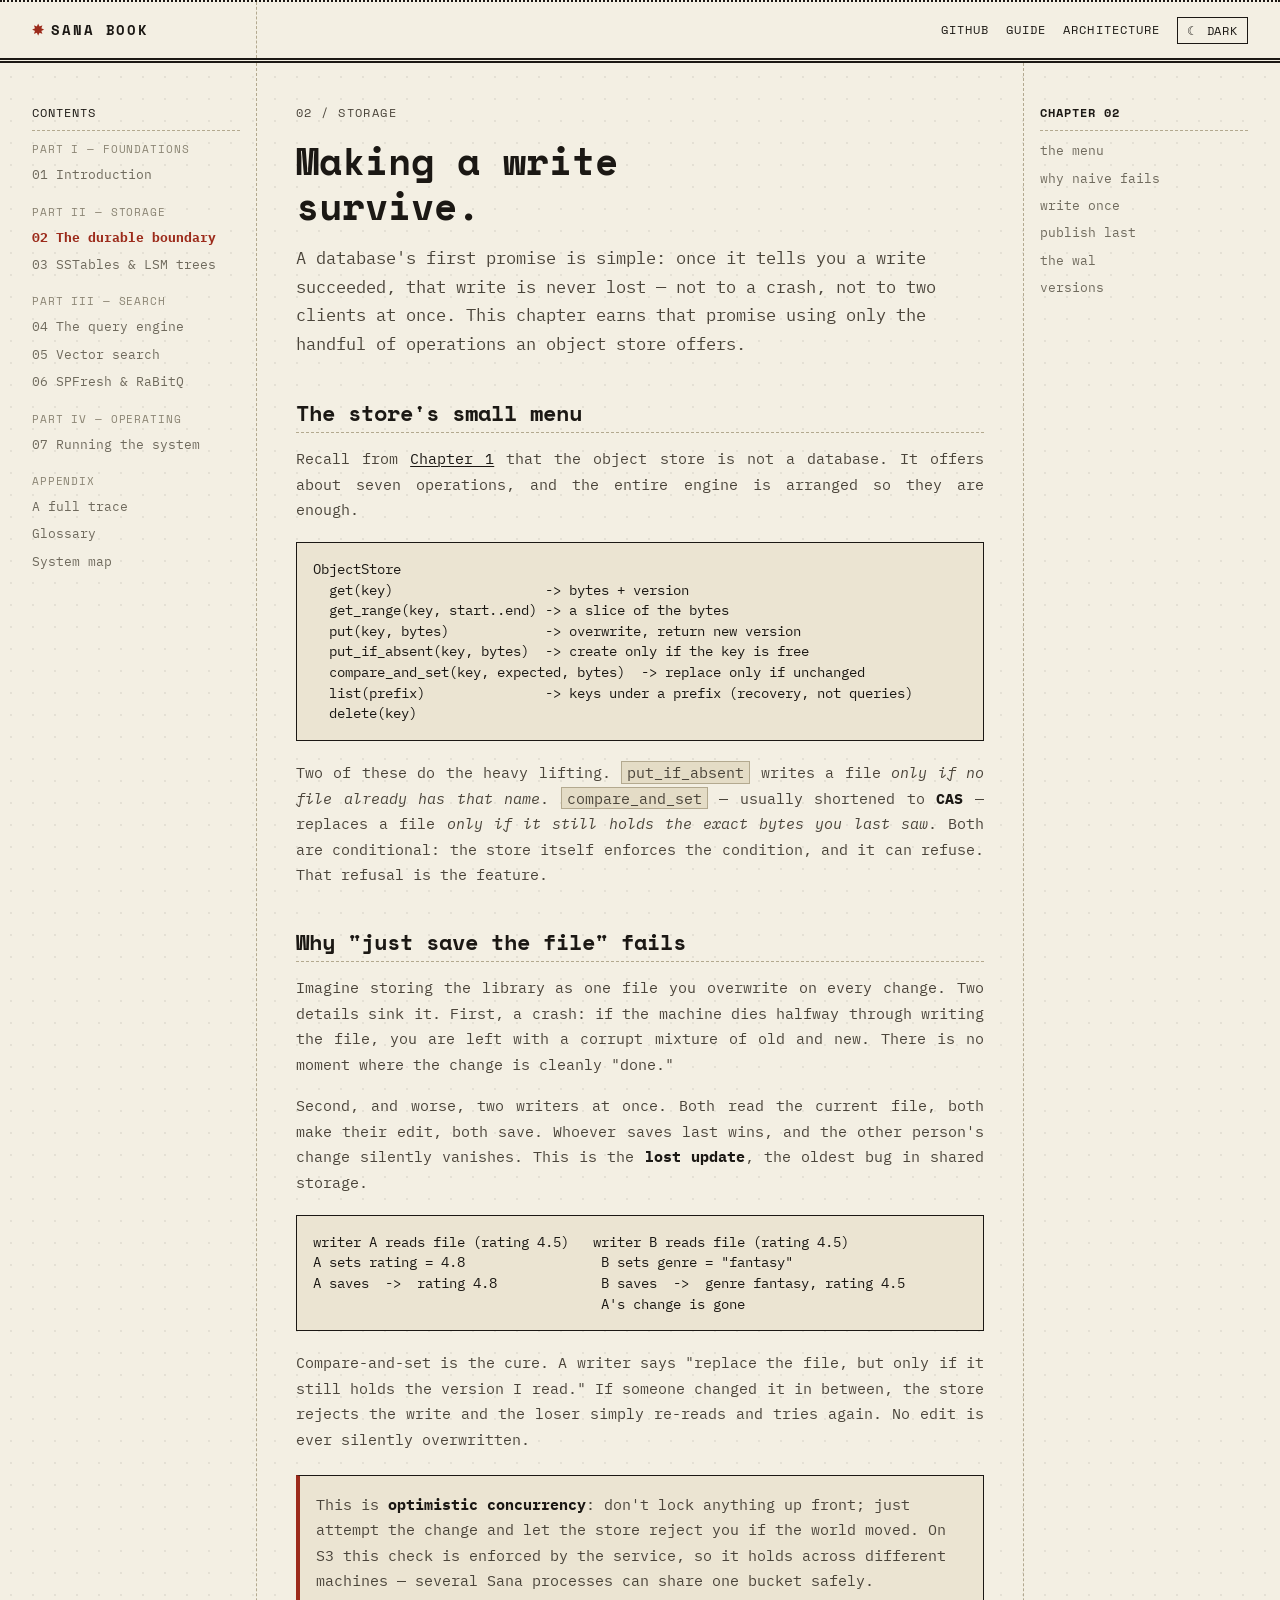
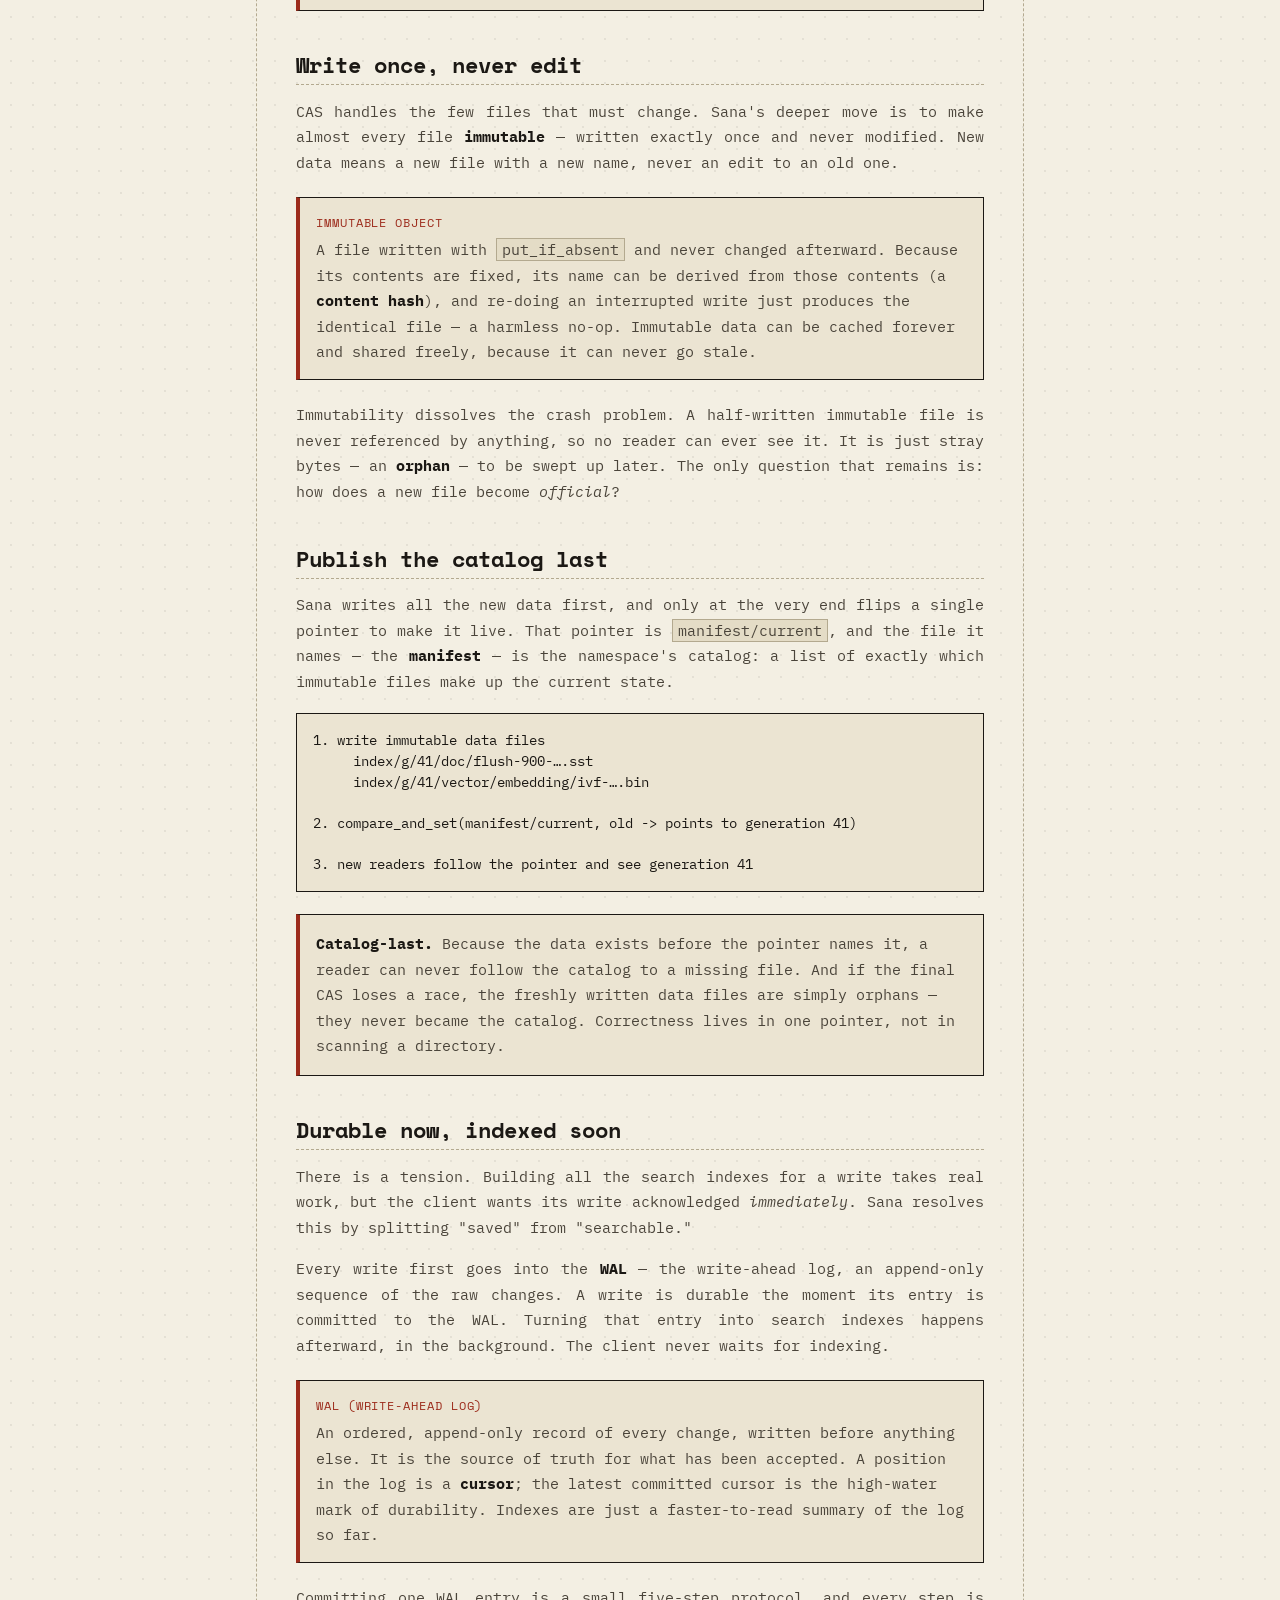
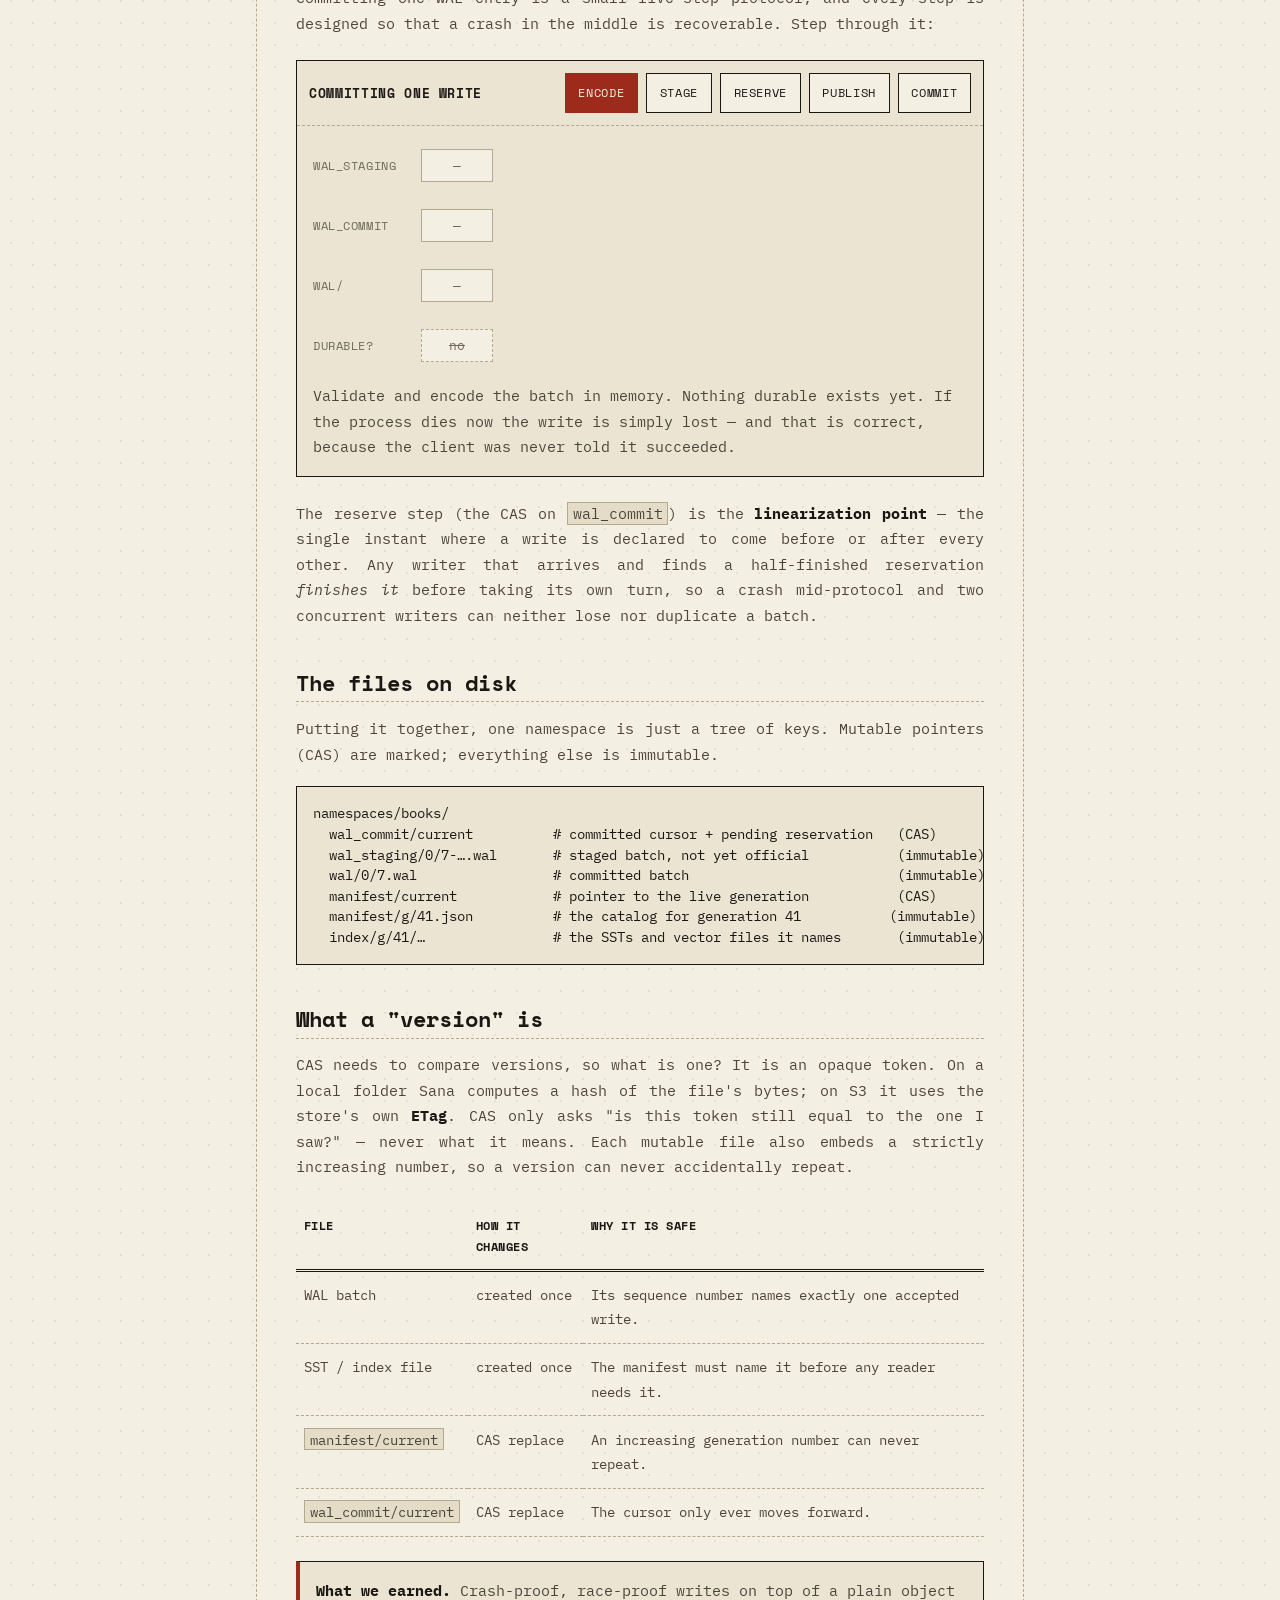
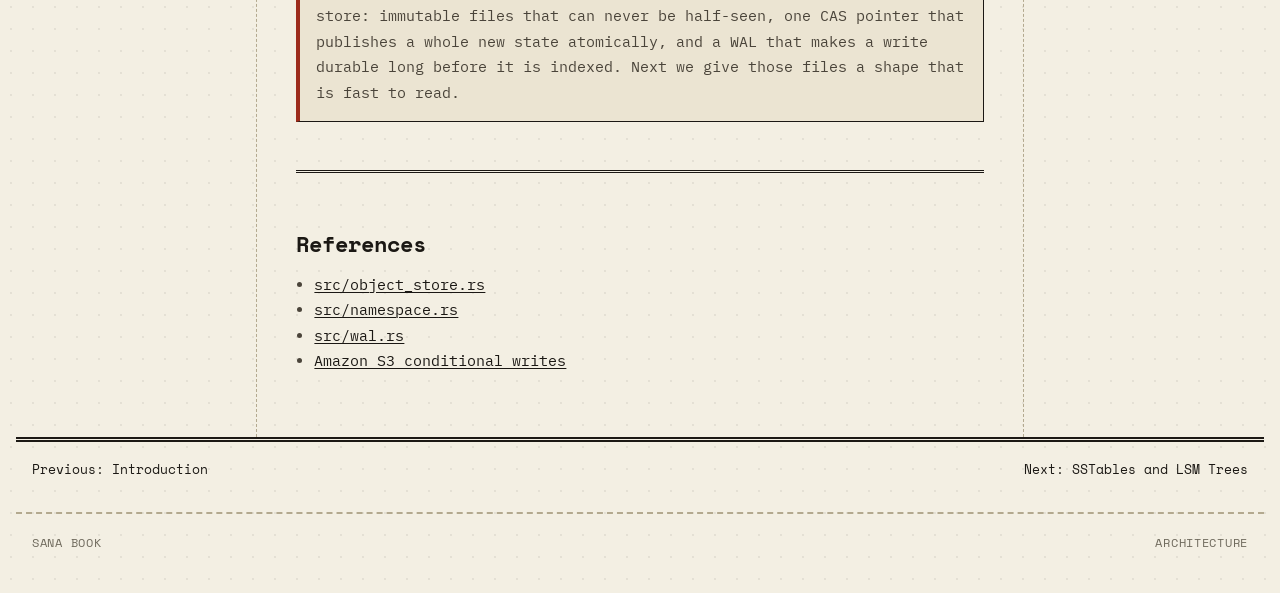
<file: docs/book/storage.html>
<!doctype html>
<html lang="en">
<head>
<meta charset="utf-8">
<script>(function(){try{var t=localStorage.getItem('sana-theme');if(t)document.documentElement.setAttribute('data-theme',t);}catch(e){}})();</script>
<meta name="viewport" content="width=device-width, initial-scale=1">
<title>The Durable Boundary - Sana Book</title>
<link rel="stylesheet" href="style.css">
<script defer src="book.js"></script>
</head>
<body>
<a class="skip-link" href="#main">Skip to content</a>
<header class="site-header">
  <div class="top-nav">
    <a class="brand" href="../index.html">Sana Book</a>
    <nav class="nav-links" aria-label="Links">
      <a href="https://github.com/djakish/sana">GitHub</a>
      <a href="../guide.md">Guide</a>
      <a href="../ARCHITECTURE.md">Architecture</a>
    </nav>
  </div>
</header>
<main id="main" class="book-page">
  <details class="rail rail-left" open>
    <summary class="rail-summary">Contents</summary>
    <span class="rail-part">Part I — Foundations</span>
    <a href="intro.html">01 Introduction</a>
    <span class="rail-part">Part II — Storage</span>
    <a href="storage.html">02 The durable boundary</a>
    <a href="sstable-lsm.html">03 SSTables &amp; LSM trees</a>
    <span class="rail-part">Part III — Search</span>
    <a href="query.html">04 The query engine</a>
    <a href="vector.html">05 Vector search</a>
    <a href="spfresh-rabitq.html">06 SPFresh &amp; RaBitQ</a>
    <span class="rail-part">Part IV — Operating</span>
    <a href="operations.html">07 Running the system</a>
    <span class="rail-part">Appendix</span>
    <a href="trace.html">A full trace</a>
    <a href="glossary.html">Glossary</a>
    <a href="map.html">System map</a>
  </details>
  <article class="book-content">
    <p class="chapter-kicker">02 / storage</p>
    <h1>Making a write survive.</h1>
    <p class="lede">
      A database's first promise is simple: once it tells you a write succeeded,
      that write is never lost — not to a crash, not to two clients at once. This
      chapter earns that promise using only the handful of operations an object
      store offers.
    </p>

    <h2 id="menu">The store's small menu</h2>
    <p>
      Recall from <a href="intro.html">Chapter 1</a> that the object store is not
      a database. It offers about seven operations, and the entire engine is
      arranged so they are enough.
    </p>
    <pre class="diagram">ObjectStore
  get(key)                   -> bytes + version
  get_range(key, start..end) -> a slice of the bytes
  put(key, bytes)            -> overwrite, return new version
  put_if_absent(key, bytes)  -> create only if the key is free
  compare_and_set(key, expected, bytes)  -> replace only if unchanged
  list(prefix)               -> keys under a prefix (recovery, not queries)
  delete(key)</pre>
    <p>
      Two of these do the heavy lifting. <code>put_if_absent</code> writes a file
      <em>only if no file already has that name</em>. <code>compare_and_set</code>
      — usually shortened to <strong>CAS</strong> — replaces a file
      <em>only if it still holds the exact bytes you last saw</em>. Both are
      conditional: the store itself enforces the condition, and it can refuse.
      That refusal is the feature.
    </p>

    <h2 id="naive">Why "just save the file" fails</h2>
    <p>
      Imagine storing the library as one file you overwrite on every change. Two
      details sink it. First, a crash: if the machine dies halfway through
      writing the file, you are left with a corrupt mixture of old and new. There
      is no moment where the change is cleanly "done."
    </p>
    <p>
      Second, and worse, two writers at once. Both read the current file, both
      make their edit, both save. Whoever saves last wins, and the other person's
      change silently vanishes. This is the <strong>lost update</strong>, the
      oldest bug in shared storage.
    </p>
    <pre class="diagram">writer A reads file (rating 4.5)   writer B reads file (rating 4.5)
A sets rating = 4.8                 B sets genre = "fantasy"
A saves  ->  rating 4.8             B saves  ->  genre fantasy, rating 4.5
                                    A's change is gone</pre>
    <p>
      Compare-and-set is the cure. A writer says "replace the file, but only if it
      still holds the version I read." If someone changed it in between, the store
      rejects the write and the loser simply re-reads and tries again. No edit is
      ever silently overwritten.
    </p>
    <div class="callout">
      This is <strong>optimistic concurrency</strong>: don't lock anything up
      front; just attempt the change and let the store reject you if the world
      moved. On S3 this check is enforced by the service, so it holds across
      different machines — several Sana processes can share one bucket safely.
    </div>

    <h2 id="immutable">Write once, never edit</h2>
    <p>
      CAS handles the few files that must change. Sana's deeper move is to make
      almost every file <strong>immutable</strong> — written exactly once and
      never modified. New data means a new file with a new name, never an edit to
      an old one.
    </p>
    <div class="define">
      <span class="term-name">Immutable object</span>
      <p>
        A file written with <code>put_if_absent</code> and never changed
        afterward. Because its contents are fixed, its name can be derived from
        those contents (a <strong>content hash</strong>), and re-doing an
        interrupted write just produces the identical file — a harmless no-op.
        Immutable data can be cached forever and shared freely, because it can
        never go stale.
      </p>
    </div>
    <p>
      Immutability dissolves the crash problem. A half-written immutable file is
      never referenced by anything, so no reader can ever see it. It is just
      stray bytes — an <strong>orphan</strong> — to be swept up later. The only
      question that remains is: how does a new file become <em>official</em>?
    </p>

    <h2 id="publication">Publish the catalog last</h2>
    <p>
      Sana writes all the new data first, and only at the very end flips a single
      pointer to make it live. That pointer is <code>manifest/current</code>, and
      the file it names — the <strong>manifest</strong> — is the namespace's
      catalog: a list of exactly which immutable files make up the current state.
    </p>
    <pre class="diagram">1. write immutable data files
     index/g/41/doc/flush-900-….sst
     index/g/41/vector/embedding/ivf-….bin

2. compare_and_set(manifest/current, old -> points to generation 41)

3. new readers follow the pointer and see generation 41</pre>
    <div class="callout">
      <strong>Catalog-last.</strong> Because the data exists before the pointer
      names it, a reader can never follow the catalog to a missing file. And if
      the final CAS loses a race, the freshly written data files are simply
      orphans — they never became the catalog. Correctness lives in one pointer,
      not in scanning a directory.
    </div>

    <h2 id="wal">Durable now, indexed soon</h2>
    <p>
      There is a tension. Building all the search indexes for a write takes real
      work, but the client wants its write acknowledged <em>immediately</em>.
      Sana resolves this by splitting "saved" from "searchable."
    </p>
    <p>
      Every write first goes into the <strong>WAL</strong> — the write-ahead log,
      an append-only sequence of the raw changes. A write is durable the moment
      its entry is committed to the WAL. Turning that entry into search indexes
      happens afterward, in the background. The client never waits for indexing.
    </p>
    <div class="define">
      <span class="term-name">WAL (write-ahead log)</span>
      <p>
        An ordered, append-only record of every change, written before anything
        else. It is the source of truth for what has been accepted. A position in
        the log is a <strong>cursor</strong>; the latest committed cursor is the
        high-water mark of durability. Indexes are just a faster-to-read summary
        of the log so far.
      </p>
    </div>

    <p>
      Committing one WAL entry is a small five-step protocol, and every step is
      designed so that a crash in the middle is recoverable. Step through it:
    </p>

    <div class="demo" data-writepath-demo>
      <div class="demo-header">
        <span class="demo-title">Committing one write</span>
        <div class="demo-controls">
          <button class="control" data-write-step="0" type="button">encode</button>
          <button class="control" data-write-step="1" type="button">stage</button>
          <button class="control" data-write-step="2" type="button">reserve</button>
          <button class="control" data-write-step="3" type="button">publish</button>
          <button class="control" data-write-step="4" type="button">commit</button>
        </div>
      </div>
      <div class="demo-body">
        <div class="lsm-stage">
          <div class="lsm-row" data-write-row><span class="lsm-label">wal_staging</span><div class="lsm-cells"></div></div>
          <div class="lsm-row" data-write-row><span class="lsm-label">wal_commit</span><div class="lsm-cells"></div></div>
          <div class="lsm-row" data-write-row><span class="lsm-label">wal/</span><div class="lsm-cells"></div></div>
          <div class="lsm-row" data-write-row><span class="lsm-label">durable?</span><div class="lsm-cells"></div></div>
        </div>
        <p class="demo-caption" data-write-caption></p>
      </div>
    </div>

    <p>
      The reserve step (the CAS on <code>wal_commit</code>) is the
      <strong>linearization point</strong> — the single instant where a write is
      declared to come before or after every other. Any writer that arrives and
      finds a half-finished reservation <em>finishes it</em> before taking its own
      turn, so a crash mid-protocol and two concurrent writers can neither lose
      nor duplicate a batch.
    </p>

    <h2 id="layout">The files on disk</h2>
    <p>
      Putting it together, one namespace is just a tree of keys. Mutable pointers
      (CAS) are marked; everything else is immutable.
    </p>
    <pre class="diagram">namespaces/books/
  wal_commit/current          # committed cursor + pending reservation   (CAS)
  wal_staging/0/7-….wal       # staged batch, not yet official           (immutable)
  wal/0/7.wal                 # committed batch                          (immutable)
  manifest/current            # pointer to the live generation           (CAS)
  manifest/g/41.json          # the catalog for generation 41           (immutable)
  index/g/41/…                # the SSTs and vector files it names       (immutable)</pre>

    <h2 id="versions">What a "version" is</h2>
    <p>
      CAS needs to compare versions, so what is one? It is an opaque token. On a
      local folder Sana computes a hash of the file's bytes; on S3 it uses the
      store's own <strong>ETag</strong>. CAS only asks "is this token still equal
      to the one I saw?" — never what it means. Each mutable file also embeds a
      strictly increasing number, so a version can never accidentally repeat.
    </p>
    <table class="matrix">
      <thead><tr><th>File</th><th>How it changes</th><th>Why it is safe</th></tr></thead>
      <tbody>
        <tr><td>WAL batch</td><td>created once</td><td>Its sequence number names exactly one accepted write.</td></tr>
        <tr><td>SST / index file</td><td>created once</td><td>The manifest must name it before any reader needs it.</td></tr>
        <tr><td><code>manifest/current</code></td><td>CAS replace</td><td>An increasing generation number can never repeat.</td></tr>
        <tr><td><code>wal_commit/current</code></td><td>CAS replace</td><td>The cursor only ever moves forward.</td></tr>
      </tbody>
    </table>

    <div class="callout">
      <strong>What we earned.</strong> Crash-proof, race-proof writes on top of a
      plain object store: immutable files that can never be half-seen, one CAS
      pointer that publishes a whole new state atomically, and a WAL that makes a
      write durable long before it is indexed. Next we give those files a shape
      that is fast to read.
    </div>

    <section class="refs">
      <h2>References</h2>
      <ul>
        <li><a href="https://github.com/djakish/sana/blob/main/src/object_store.rs">src/object_store.rs</a></li>
        <li><a href="https://github.com/djakish/sana/blob/main/src/namespace.rs">src/namespace.rs</a></li>
        <li><a href="https://github.com/djakish/sana/blob/main/src/wal.rs">src/wal.rs</a></li>
        <li><a href="https://docs.aws.amazon.com/AmazonS3/latest/userguide/conditional-writes.html">Amazon S3 conditional writes</a></li>
      </ul>
    </section>
  </article>

  <aside class="rail rail-right" aria-label="Chapter navigation">
    <strong>Chapter 02</strong>
    <a href="#menu">the menu</a>
    <a href="#naive">why naive fails</a>
    <a href="#immutable">write once</a>
    <a href="#publication">publish last</a>
    <a href="#wal">the wal</a>
    <a href="#versions">versions</a>
  </aside>
</main>
<nav class="pager" aria-label="Page links">
  <a href="intro.html">Previous: Introduction</a>
  <a href="sstable-lsm.html">Next: SSTables and LSM Trees</a>
</nav>
<footer class="site-footer">
  <span>Sana book</span>
  <a href="../ARCHITECTURE.md">architecture</a>
</footer>
</body>
</html>
</file>
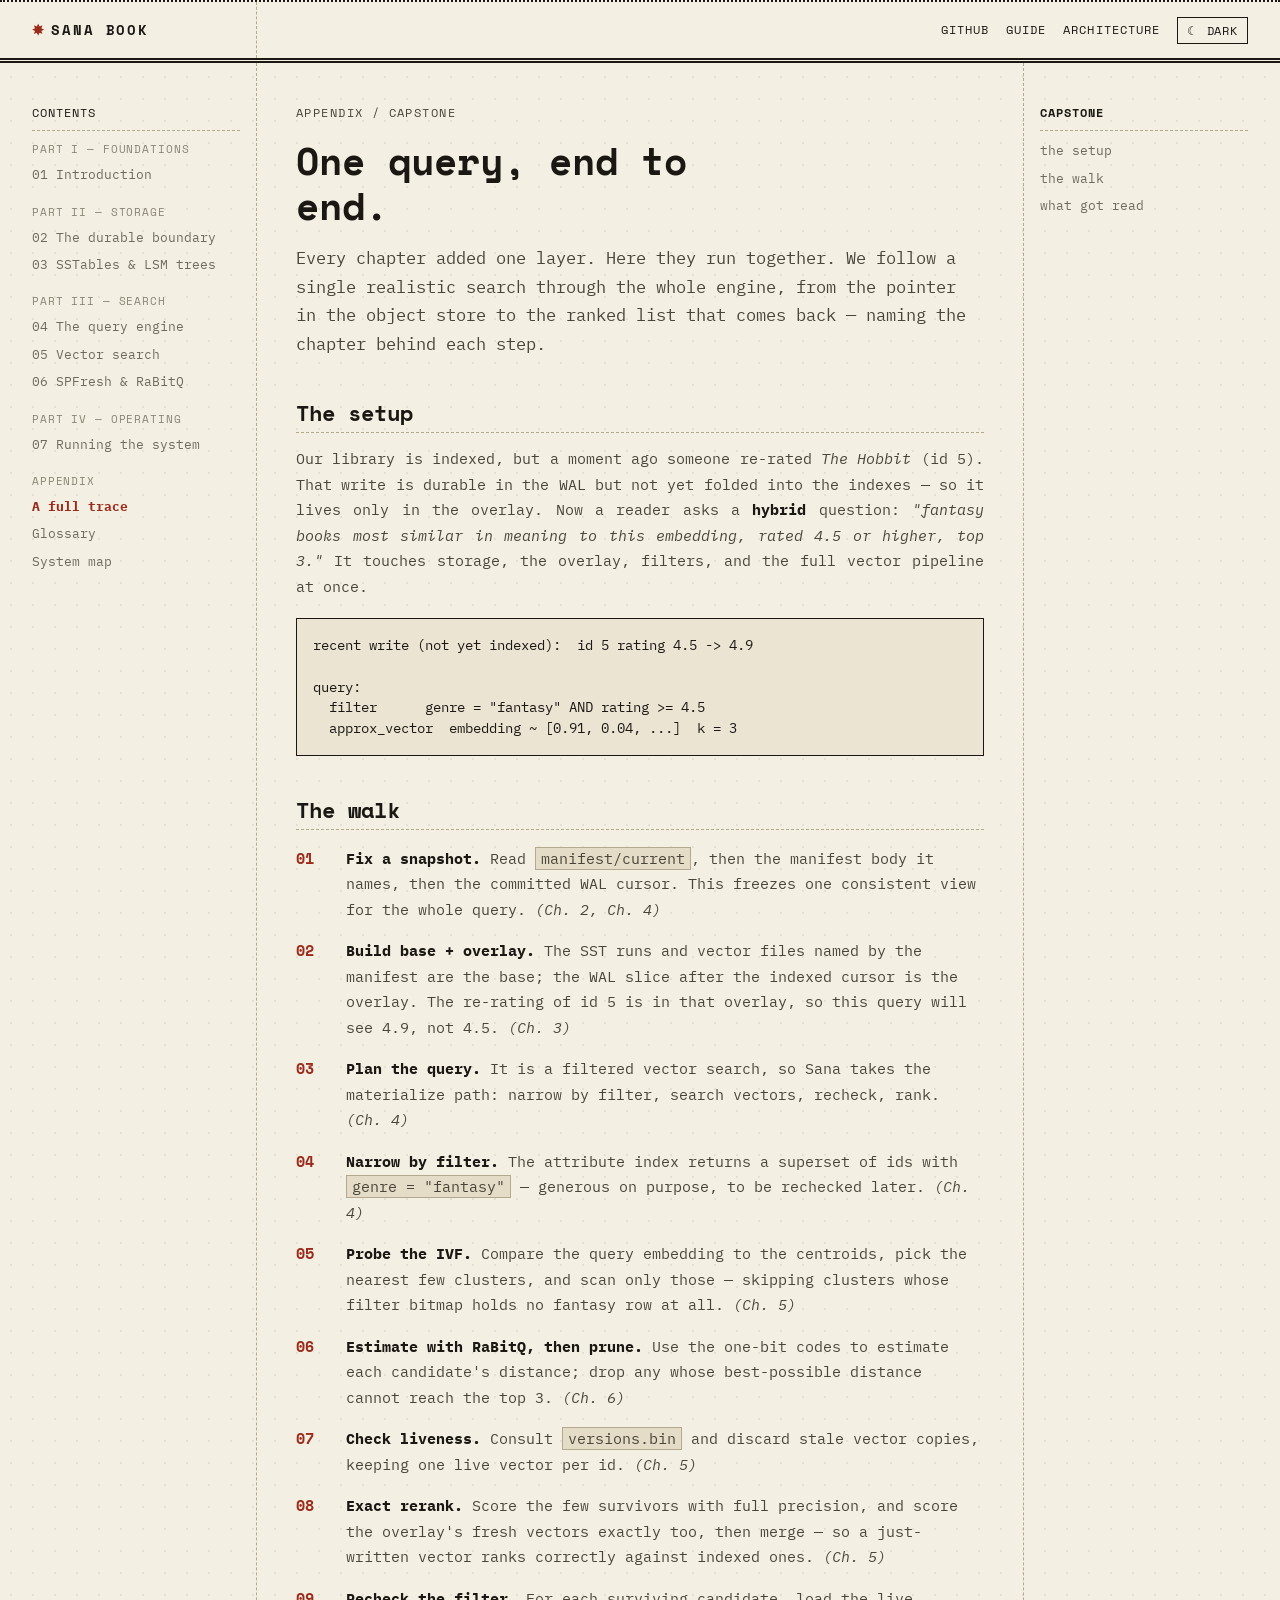
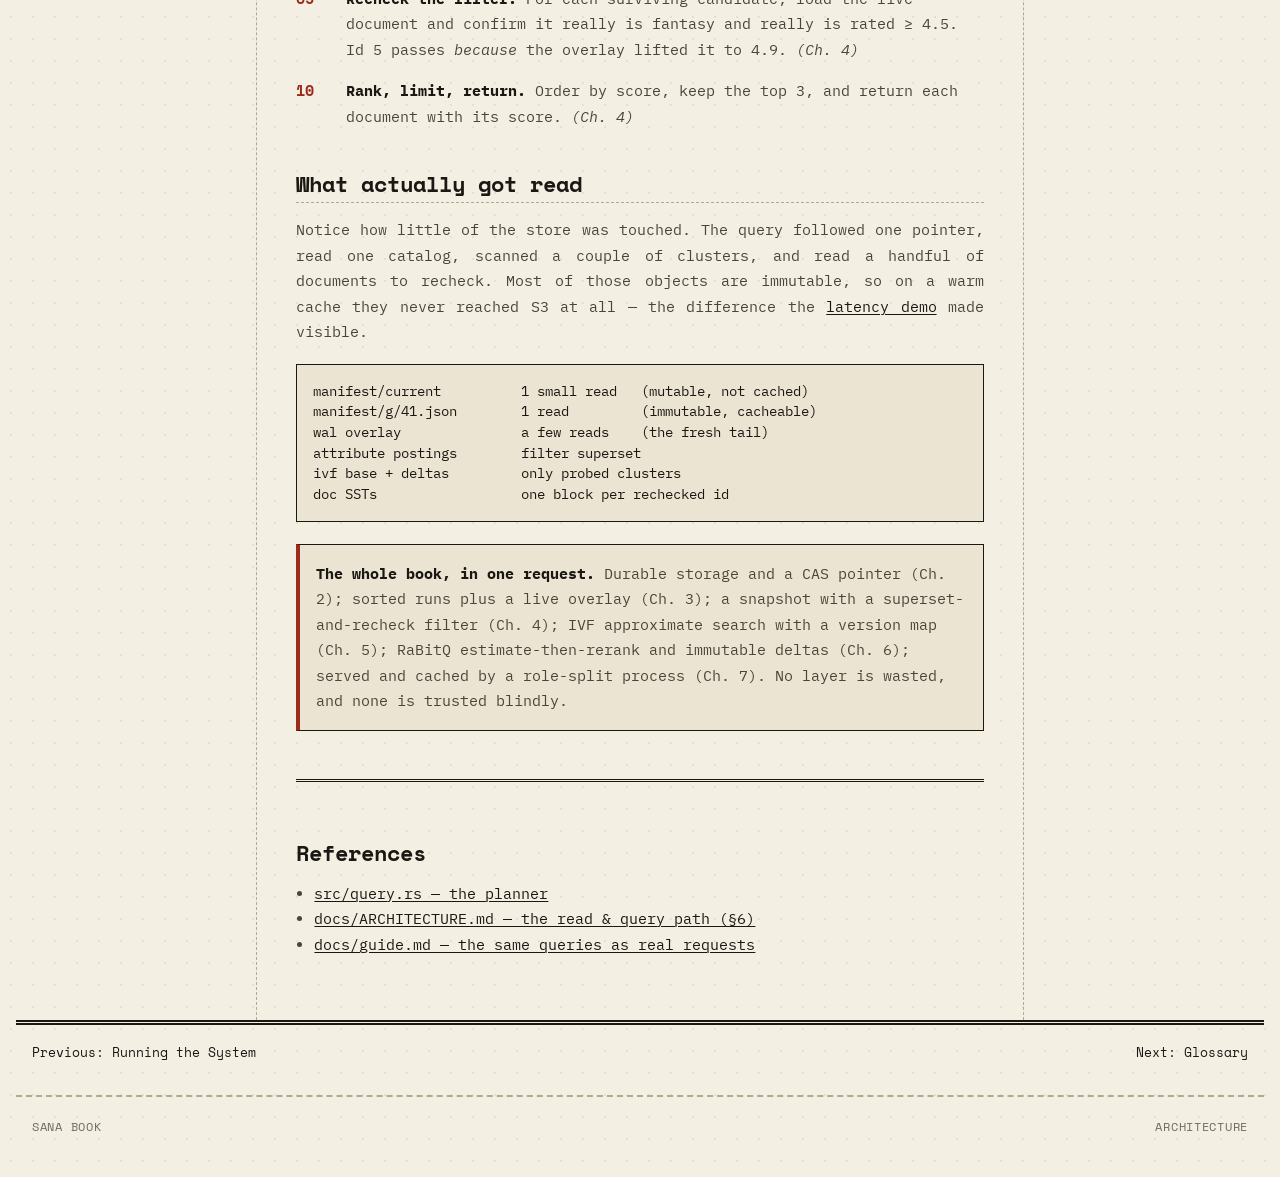
<file: docs/book/trace.html>
<!doctype html>
<html lang="en">
<head>
<meta charset="utf-8">
<script>(function(){try{var t=localStorage.getItem('sana-theme');if(t)document.documentElement.setAttribute('data-theme',t);}catch(e){}})();</script>
<meta name="viewport" content="width=device-width, initial-scale=1">
<title>A Full Trace - Sana Book</title>
<link rel="stylesheet" href="style.css">
<script defer src="book.js"></script>
</head>
<body>
<a class="skip-link" href="#main">Skip to content</a>
<header class="site-header">
  <div class="top-nav">
    <a class="brand" href="../index.html">Sana Book</a>
    <nav class="nav-links" aria-label="Links">
      <a href="https://github.com/djakish/sana">GitHub</a>
      <a href="../guide.md">Guide</a>
      <a href="../ARCHITECTURE.md">Architecture</a>
    </nav>
  </div>
</header>
<main id="main" class="book-page">
  <details class="rail rail-left" open>
    <summary class="rail-summary">Contents</summary>
    <span class="rail-part">Part I — Foundations</span>
    <a href="intro.html">01 Introduction</a>
    <span class="rail-part">Part II — Storage</span>
    <a href="storage.html">02 The durable boundary</a>
    <a href="sstable-lsm.html">03 SSTables &amp; LSM trees</a>
    <span class="rail-part">Part III — Search</span>
    <a href="query.html">04 The query engine</a>
    <a href="vector.html">05 Vector search</a>
    <a href="spfresh-rabitq.html">06 SPFresh &amp; RaBitQ</a>
    <span class="rail-part">Part IV — Operating</span>
    <a href="operations.html">07 Running the system</a>
    <span class="rail-part">Appendix</span>
    <a href="trace.html">A full trace</a>
    <a href="glossary.html">Glossary</a>
    <a href="map.html">System map</a>
  </details>
  <article class="book-content">
    <p class="chapter-kicker">appendix / capstone</p>
    <h1>One query, end to end.</h1>
    <p class="lede">
      Every chapter added one layer. Here they run together. We follow a single
      realistic search through the whole engine, from the pointer in the object
      store to the ranked list that comes back — naming the chapter behind each
      step.
    </p>

    <h2 id="setup">The setup</h2>
    <p>
      Our library is indexed, but a moment ago someone re-rated <em>The Hobbit</em>
      (id 5). That write is durable in the WAL but not yet folded into the indexes —
      so it lives only in the overlay. Now a reader asks a <strong>hybrid</strong>
      question: <em>"fantasy books most similar in meaning to this embedding,
      rated 4.5 or higher, top 3."</em> It touches storage, the overlay, filters,
      and the full vector pipeline at once.
    </p>
    <pre class="diagram">recent write (not yet indexed):  id 5 rating 4.5 -> 4.9

query:
  filter      genre = "fantasy" AND rating >= 4.5
  approx_vector  embedding ~ [0.91, 0.04, ...]  k = 3</pre>

    <h2 id="walk">The walk</h2>
    <ol class="step-list">
      <li><span><strong>Fix a snapshot.</strong> Read <code>manifest/current</code>, then the manifest body it names, then the committed WAL cursor. This freezes one consistent view for the whole query. <em>(Ch. 2, Ch. 4)</em></span></li>
      <li><span><strong>Build base + overlay.</strong> The SST runs and vector files named by the manifest are the base; the WAL slice after the indexed cursor is the overlay. The re-rating of id 5 is in that overlay, so this query will see 4.9, not 4.5. <em>(Ch. 3)</em></span></li>
      <li><span><strong>Plan the query.</strong> It is a filtered vector search, so Sana takes the materialize path: narrow by filter, search vectors, recheck, rank. <em>(Ch. 4)</em></span></li>
      <li><span><strong>Narrow by filter.</strong> The attribute index returns a superset of ids with <code>genre = "fantasy"</code> — generous on purpose, to be rechecked later. <em>(Ch. 4)</em></span></li>
      <li><span><strong>Probe the IVF.</strong> Compare the query embedding to the centroids, pick the nearest few clusters, and scan only those — skipping clusters whose filter bitmap holds no fantasy row at all. <em>(Ch. 5)</em></span></li>
      <li><span><strong>Estimate with RaBitQ, then prune.</strong> Use the one-bit codes to estimate each candidate's distance; drop any whose best-possible distance cannot reach the top 3. <em>(Ch. 6)</em></span></li>
      <li><span><strong>Check liveness.</strong> Consult <code>versions.bin</code> and discard stale vector copies, keeping one live vector per id. <em>(Ch. 5)</em></span></li>
      <li><span><strong>Exact rerank.</strong> Score the few survivors with full precision, and score the overlay's fresh vectors exactly too, then merge — so a just-written vector ranks correctly against indexed ones. <em>(Ch. 5)</em></span></li>
      <li><span><strong>Recheck the filter.</strong> For each surviving candidate, load the live document and confirm it really is fantasy and really is rated ≥ 4.5. Id 5 passes <em>because</em> the overlay lifted it to 4.9. <em>(Ch. 4)</em></span></li>
      <li><span><strong>Rank, limit, return.</strong> Order by score, keep the top 3, and return each document with its score. <em>(Ch. 4)</em></span></li>
    </ol>

    <h2 id="bytes">What actually got read</h2>
    <p>
      Notice how little of the store was touched. The query followed one pointer,
      read one catalog, scanned a couple of clusters, and read a handful of
      documents to recheck. Most of those objects are immutable, so on a warm cache
      they never reached S3 at all — the difference the
      <a href="operations.html#cache">latency demo</a> made visible.
    </p>
    <pre class="diagram">manifest/current          1 small read   (mutable, not cached)
manifest/g/41.json        1 read         (immutable, cacheable)
wal overlay               a few reads    (the fresh tail)
attribute postings        filter superset
ivf base + deltas         only probed clusters
doc SSTs                  one block per rechecked id</pre>

    <div class="callout">
      <strong>The whole book, in one request.</strong> Durable storage and a CAS
      pointer (Ch. 2); sorted runs plus a live overlay (Ch. 3); a snapshot with a
      superset-and-recheck filter (Ch. 4); IVF approximate search with a version map
      (Ch. 5); RaBitQ estimate-then-rerank and immutable deltas (Ch. 6); served and
      cached by a role-split process (Ch. 7). No layer is wasted, and none is
      trusted blindly.
    </div>

    <section class="refs">
      <h2>References</h2>
      <ul>
        <li><a href="https://github.com/djakish/sana/blob/main/src/query.rs">src/query.rs — the planner</a></li>
        <li><a href="../ARCHITECTURE.md">docs/ARCHITECTURE.md — the read &amp; query path (§6)</a></li>
        <li><a href="../guide.md">docs/guide.md — the same queries as real requests</a></li>
      </ul>
    </section>
  </article>
  <aside class="rail rail-right" aria-label="Section navigation">
    <strong>Capstone</strong>
    <a href="#setup">the setup</a>
    <a href="#walk">the walk</a>
    <a href="#bytes">what got read</a>
  </aside>
</main>
<nav class="pager" aria-label="Page links">
  <a href="operations.html">Previous: Running the System</a>
  <a href="glossary.html">Next: Glossary</a>
</nav>
<footer class="site-footer">
  <span>Sana book</span>
  <a href="../ARCHITECTURE.md">architecture</a>
</footer>
</body>
</html>
</file>
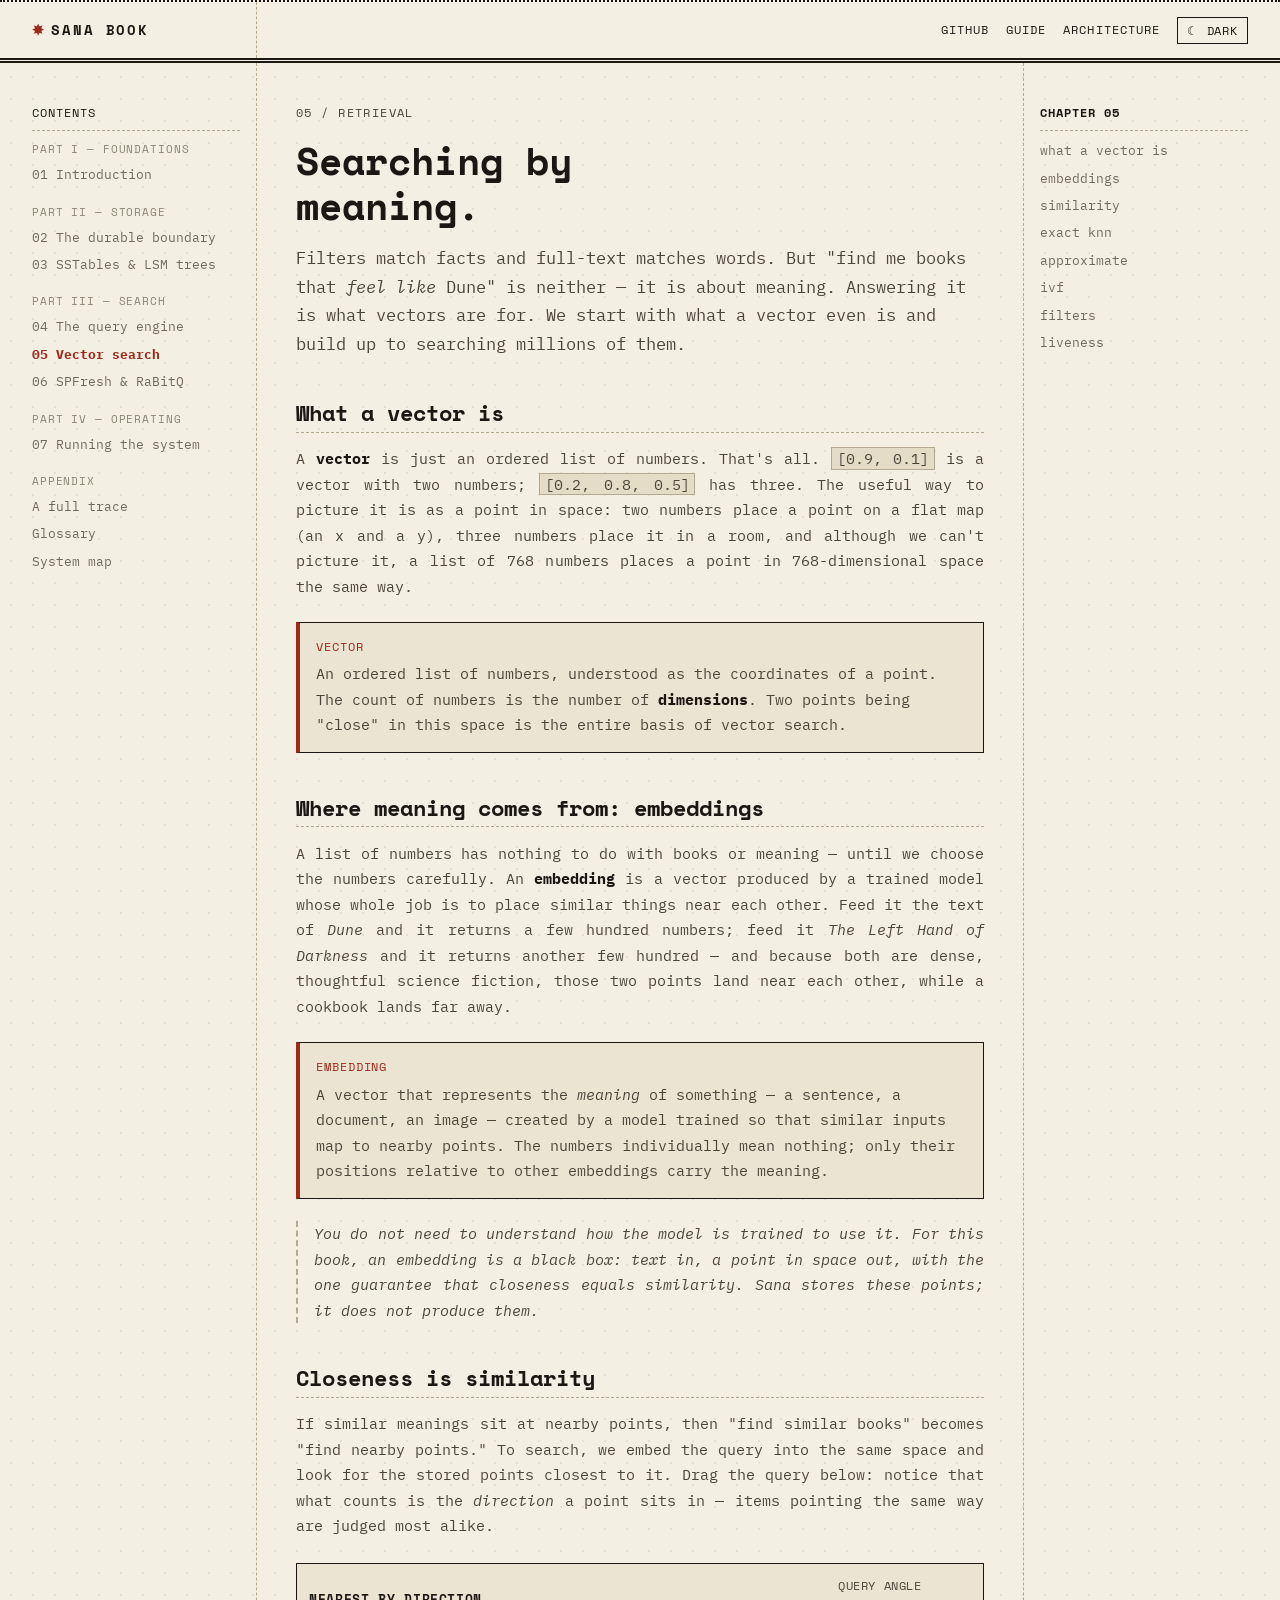
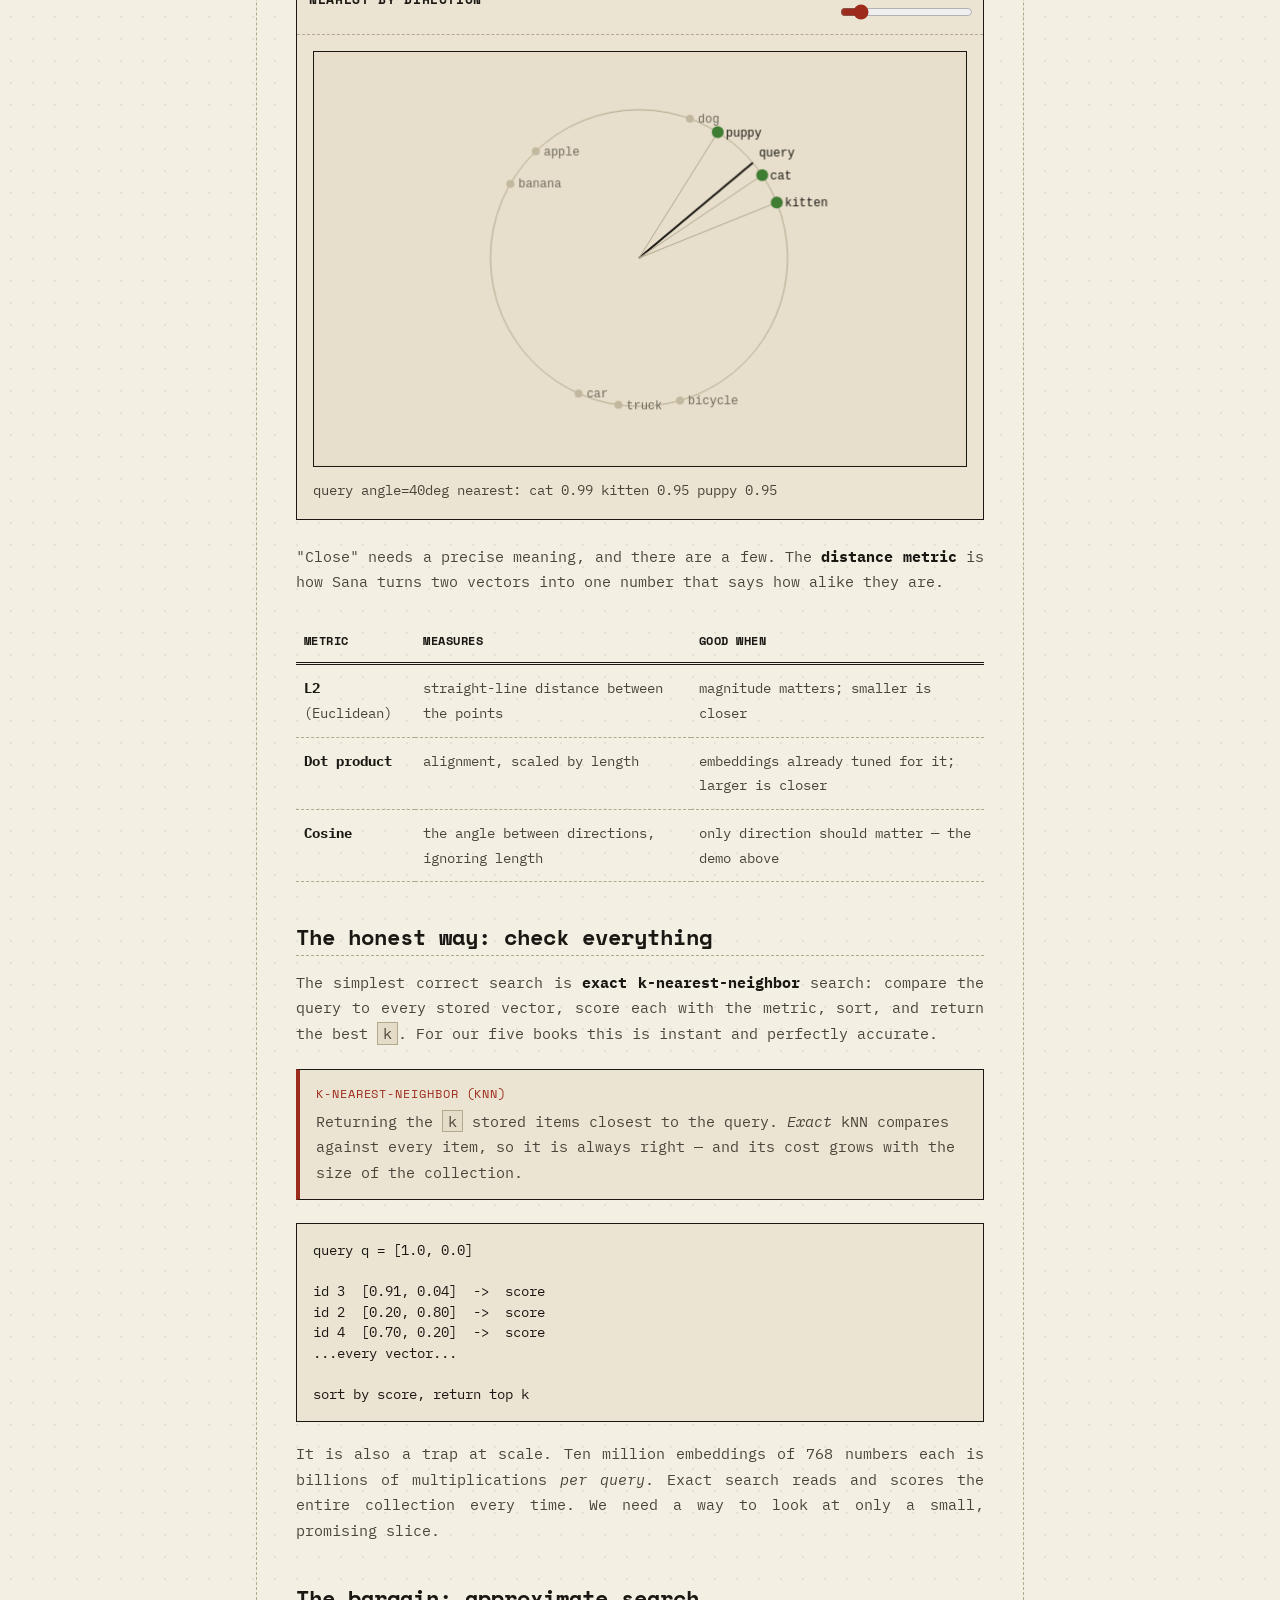
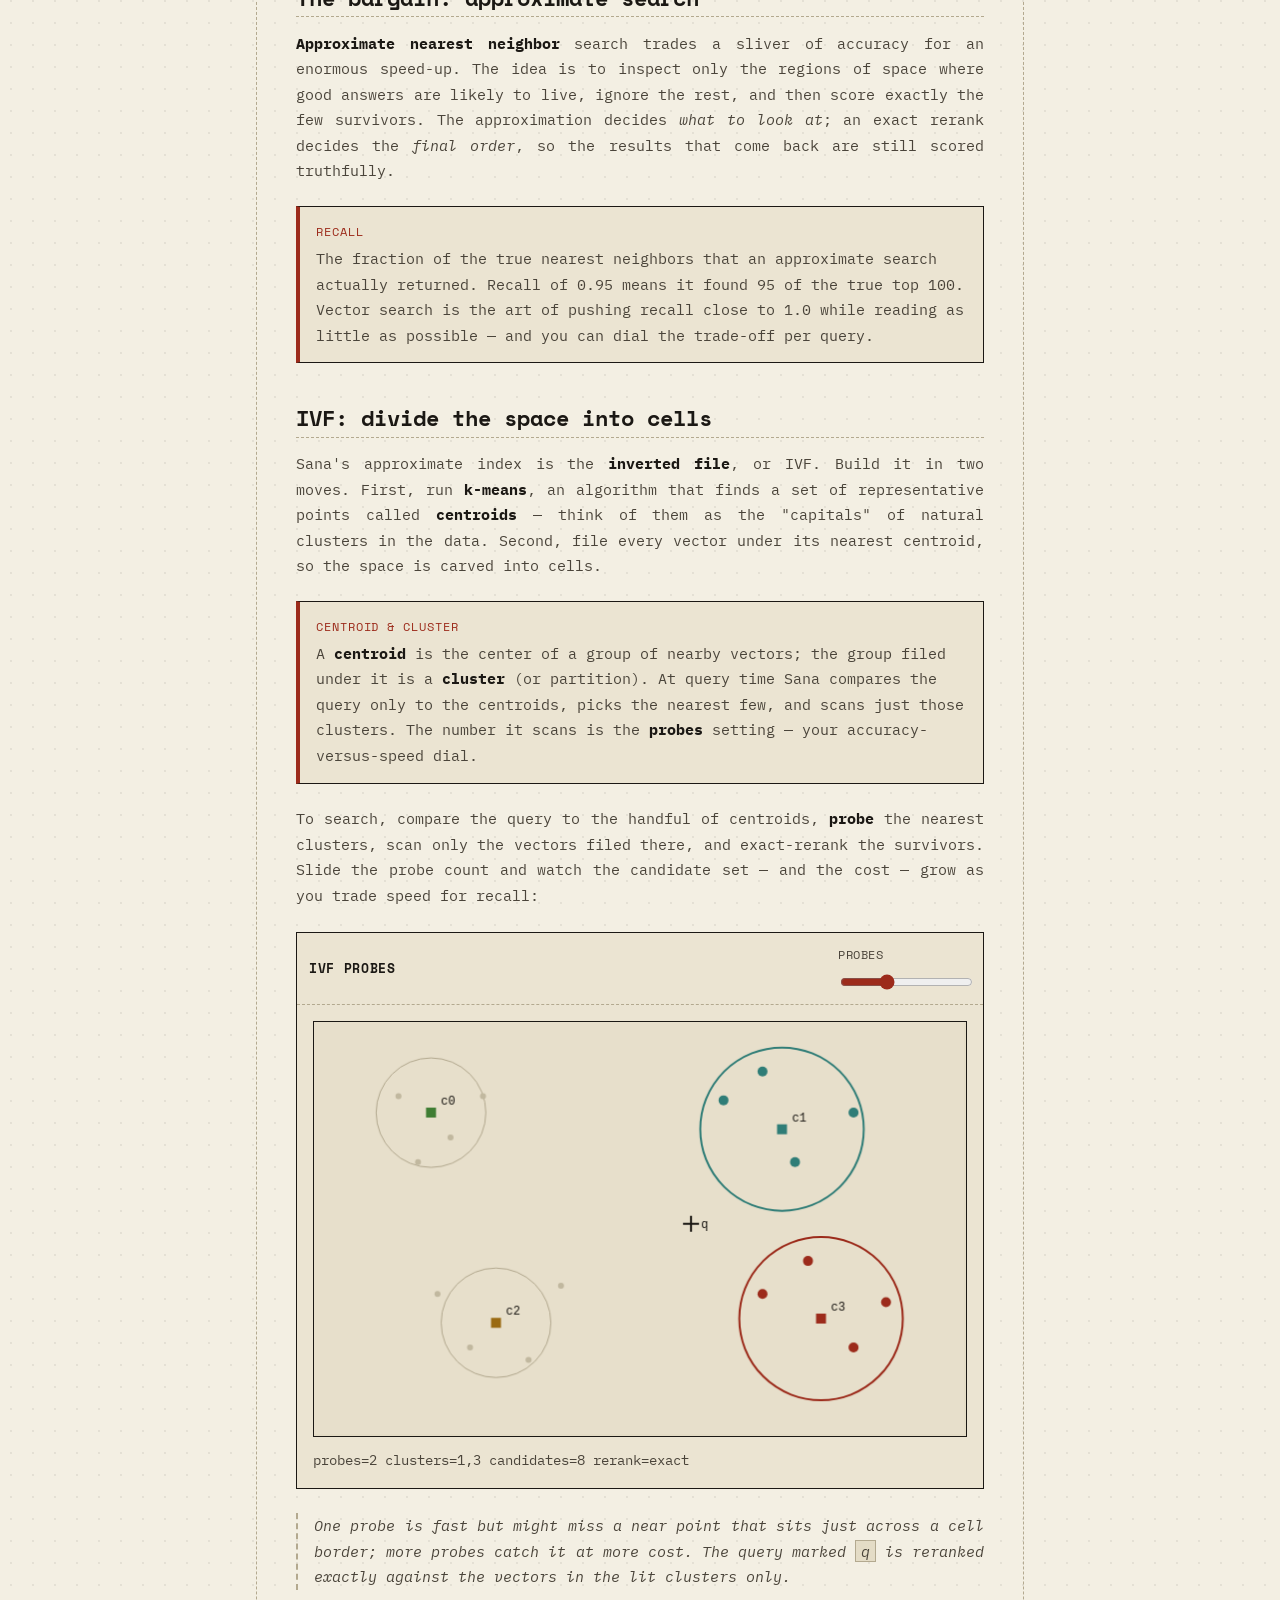
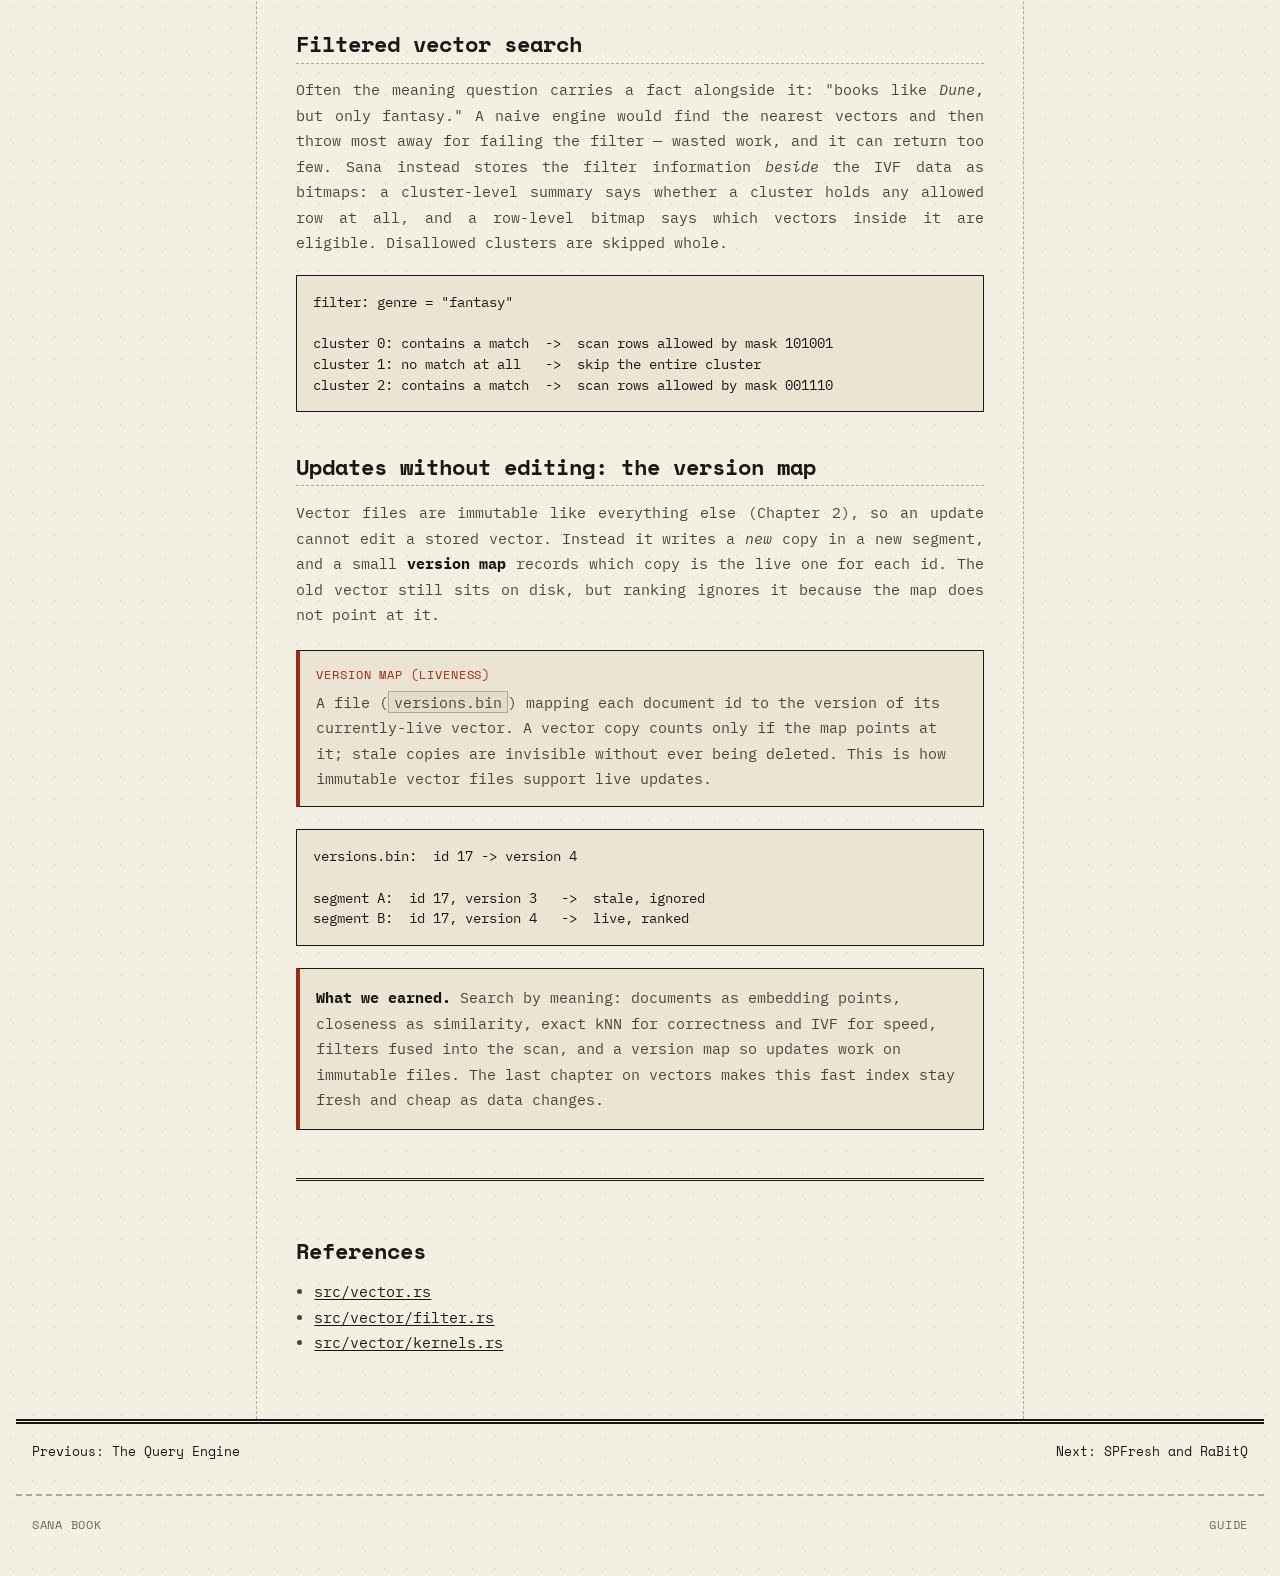
<file: docs/book/vector.html>
<!doctype html>
<html lang="en">
<head>
<meta charset="utf-8">
<script>(function(){try{var t=localStorage.getItem('sana-theme');if(t)document.documentElement.setAttribute('data-theme',t);}catch(e){}})();</script>
<meta name="viewport" content="width=device-width, initial-scale=1">
<title>Vector Search From Zero - Sana Book</title>
<link rel="stylesheet" href="style.css">
<script defer src="book.js"></script>
</head>
<body>
<a class="skip-link" href="#main">Skip to content</a>
<header class="site-header">
  <div class="top-nav">
    <a class="brand" href="../index.html">Sana Book</a>
    <nav class="nav-links" aria-label="Links">
      <a href="https://github.com/djakish/sana">GitHub</a>
      <a href="../guide.md">Guide</a>
      <a href="../ARCHITECTURE.md">Architecture</a>
    </nav>
  </div>
</header>
<main id="main" class="book-page">
  <details class="rail rail-left" open>
    <summary class="rail-summary">Contents</summary>
    <span class="rail-part">Part I — Foundations</span>
    <a href="intro.html">01 Introduction</a>
    <span class="rail-part">Part II — Storage</span>
    <a href="storage.html">02 The durable boundary</a>
    <a href="sstable-lsm.html">03 SSTables &amp; LSM trees</a>
    <span class="rail-part">Part III — Search</span>
    <a href="query.html">04 The query engine</a>
    <a href="vector.html">05 Vector search</a>
    <a href="spfresh-rabitq.html">06 SPFresh &amp; RaBitQ</a>
    <span class="rail-part">Part IV — Operating</span>
    <a href="operations.html">07 Running the system</a>
    <span class="rail-part">Appendix</span>
    <a href="trace.html">A full trace</a>
    <a href="glossary.html">Glossary</a>
    <a href="map.html">System map</a>
  </details>
  <article class="book-content">
    <p class="chapter-kicker">05 / retrieval</p>
    <h1>Searching by meaning.</h1>
    <p class="lede">
      Filters match facts and full-text matches words. But "find me books that
      <em>feel like</em> Dune" is neither — it is about meaning. Answering it is
      what vectors are for. We start with what a vector even is and build up to
      searching millions of them.
    </p>

    <h2 id="what-vector">What a vector is</h2>
    <p>
      A <strong>vector</strong> is just an ordered list of numbers. That's all.
      <code>[0.9, 0.1]</code> is a vector with two numbers; <code>[0.2, 0.8, 0.5]</code>
      has three. The useful way to picture it is as a point in space: two numbers
      place a point on a flat map (an x and a y), three numbers place it in a room,
      and although we can't picture it, a list of 768 numbers places a point in
      768-dimensional space the same way.
    </p>
    <div class="define">
      <span class="term-name">Vector</span>
      <p>
        An ordered list of numbers, understood as the coordinates of a point. The
        count of numbers is the number of <strong>dimensions</strong>. Two points
        being "close" in this space is the entire basis of vector search.
      </p>
    </div>

    <h2 id="embedding">Where meaning comes from: embeddings</h2>
    <p>
      A list of numbers has nothing to do with books or meaning — until we choose
      the numbers carefully. An <strong>embedding</strong> is a vector produced by
      a trained model whose whole job is to place similar things near each other.
      Feed it the text of <em>Dune</em> and it returns a few hundred numbers; feed
      it <em>The Left Hand of Darkness</em> and it returns another few hundred —
      and because both are dense, thoughtful science fiction, those two points land
      near each other, while a cookbook lands far away.
    </p>
    <div class="define">
      <span class="term-name">Embedding</span>
      <p>
        A vector that represents the <em>meaning</em> of something — a sentence, a
        document, an image — created by a model trained so that similar inputs map
        to nearby points. The numbers individually mean nothing; only their
        positions relative to other embeddings carry the meaning.
      </p>
    </div>
    <p class="plain">
      You do not need to understand how the model is trained to use it. For this
      book, an embedding is a black box: text in, a point in space out, with the
      one guarantee that closeness equals similarity. Sana stores these points; it
      does not produce them.
    </p>

    <h2 id="similarity">Closeness is similarity</h2>
    <p>
      If similar meanings sit at nearby points, then "find similar books" becomes
      "find nearby points." To search, we embed the query into the same space and
      look for the stored points closest to it. Drag the query below: notice that
      what counts is the <em>direction</em> a point sits in — items pointing the
      same way are judged most alike.
    </p>

    <div class="demo" data-similarity-demo>
      <div class="demo-header">
        <span class="demo-title">Nearest by direction</span>
        <label class="range-control">query angle
          <input data-sim-angle type="range" min="0" max="360" value="40">
        </label>
      </div>
      <div class="demo-body">
        <canvas class="vector-canvas" aria-label="Interactive similarity diagram: a query direction and labelled item vectors"></canvas>
        <div class="stat-line"><span data-sim-stat></span></div>
      </div>
    </div>
    <p>
      "Close" needs a precise meaning, and there are a few. The
      <strong>distance metric</strong> is how Sana turns two vectors into one
      number that says how alike they are.
    </p>
    <table class="matrix">
      <thead><tr><th>Metric</th><th>Measures</th><th>Good when</th></tr></thead>
      <tbody>
        <tr><td><strong>L2</strong> (Euclidean)</td><td>straight-line distance between the points</td><td>magnitude matters; smaller is closer</td></tr>
        <tr><td><strong>Dot product</strong></td><td>alignment, scaled by length</td><td>embeddings already tuned for it; larger is closer</td></tr>
        <tr><td><strong>Cosine</strong></td><td>the angle between directions, ignoring length</td><td>only direction should matter — the demo above</td></tr>
      </tbody>
    </table>

    <h2 id="exact">The honest way: check everything</h2>
    <p>
      The simplest correct search is <strong>exact k-nearest-neighbor</strong>
      search: compare the query to every stored vector, score each with the metric,
      sort, and return the best <code>k</code>. For our five books this is instant
      and perfectly accurate.
    </p>
    <div class="define">
      <span class="term-name">k-nearest-neighbor (kNN)</span>
      <p>
        Returning the <code>k</code> stored items closest to the query.
        <em>Exact</em> kNN compares against every item, so it is always right — and
        its cost grows with the size of the collection.
      </p>
    </div>
    <pre class="diagram">query q = [1.0, 0.0]

id 3  [0.91, 0.04]  ->  score
id 2  [0.20, 0.80]  ->  score
id 4  [0.70, 0.20]  ->  score
...every vector...

sort by score, return top k</pre>
    <p>
      It is also a trap at scale. Ten million embeddings of 768 numbers each is
      billions of multiplications <em>per query</em>. Exact search reads and scores
      the entire collection every time. We need a way to look at only a small,
      promising slice.
    </p>

    <h2 id="ann">The bargain: approximate search</h2>
    <p>
      <strong>Approximate nearest neighbor</strong> search trades a sliver of
      accuracy for an enormous speed-up. The idea is to inspect only the regions of
      space where good answers are likely to live, ignore the rest, and then score
      exactly the few survivors. The approximation decides <em>what to look at</em>;
      an exact rerank decides the <em>final order</em>, so the results that come
      back are still scored truthfully.
    </p>
    <div class="define">
      <span class="term-name">Recall</span>
      <p>
        The fraction of the true nearest neighbors that an approximate search
        actually returned. Recall of 0.95 means it found 95 of the true top 100.
        Vector search is the art of pushing recall close to 1.0 while reading as
        little as possible — and you can dial the trade-off per query.
      </p>
    </div>

    <h2 id="ivf">IVF: divide the space into cells</h2>
    <p>
      Sana's approximate index is the <strong>inverted file</strong>, or IVF. Build
      it in two moves. First, run <strong>k-means</strong>, an algorithm that finds a
      set of representative points called <strong>centroids</strong> — think of them
      as the "capitals" of natural clusters in the data. Second, file every vector
      under its nearest centroid, so the space is carved into cells.
    </p>
    <div class="define">
      <span class="term-name">Centroid &amp; cluster</span>
      <p>
        A <strong>centroid</strong> is the center of a group of nearby vectors; the
        group filed under it is a <strong>cluster</strong> (or partition). At query
        time Sana compares the query only to the centroids, picks the nearest few,
        and scans just those clusters. The number it scans is the
        <strong>probes</strong> setting — your accuracy-versus-speed dial.
      </p>
    </div>
    <p>
      To search, compare the query to the handful of centroids, <strong>probe</strong>
      the nearest clusters, scan only the vectors filed there, and exact-rerank the
      survivors. Slide the probe count and watch the candidate set — and the cost —
      grow as you trade speed for recall:
    </p>

    <div class="demo" data-vector-demo>
      <div class="demo-header">
        <span class="demo-title">IVF probes</span>
        <label class="range-control">probes
          <input data-probes type="range" min="1" max="4" value="2">
        </label>
      </div>
      <div class="demo-body">
        <canvas class="vector-canvas" aria-label="Interactive IVF vector search diagram"></canvas>
        <div class="stat-line"><span data-vector-stat></span></div>
      </div>
    </div>
    <p class="plain">
      One probe is fast but might miss a near point that sits just across a cell
      border; more probes catch it at more cost. The query marked <code>q</code> is
      reranked exactly against the vectors in the lit clusters only.
    </p>

    <h2 id="filters">Filtered vector search</h2>
    <p>
      Often the meaning question carries a fact alongside it: "books like
      <em>Dune</em>, but only fantasy." A naive engine would find the nearest
      vectors and then throw most away for failing the filter — wasted work, and it
      can return too few. Sana instead stores the filter information
      <em>beside</em> the IVF data as bitmaps: a cluster-level summary says whether a
      cluster holds any allowed row at all, and a row-level bitmap says which
      vectors inside it are eligible. Disallowed clusters are skipped whole.
    </p>
    <pre class="diagram">filter: genre = "fantasy"

cluster 0: contains a match  ->  scan rows allowed by mask 101001
cluster 1: no match at all   ->  skip the entire cluster
cluster 2: contains a match  ->  scan rows allowed by mask 001110</pre>

    <h2 id="liveness">Updates without editing: the version map</h2>
    <p>
      Vector files are immutable like everything else (Chapter 2), so an update
      cannot edit a stored vector. Instead it writes a <em>new</em> copy in a new
      segment, and a small <strong>version map</strong> records which copy is the
      live one for each id. The old vector still sits on disk, but ranking ignores
      it because the map does not point at it.
    </p>
    <div class="define">
      <span class="term-name">Version map (liveness)</span>
      <p>
        A file (<code>versions.bin</code>) mapping each document id to the version
        of its currently-live vector. A vector copy counts only if the map points
        at it; stale copies are invisible without ever being deleted. This is how
        immutable vector files support live updates.
      </p>
    </div>
    <pre class="diagram">versions.bin:  id 17 -> version 4

segment A:  id 17, version 3   ->  stale, ignored
segment B:  id 17, version 4   ->  live, ranked</pre>

    <div class="callout">
      <strong>What we earned.</strong> Search by meaning: documents as embedding
      points, closeness as similarity, exact kNN for correctness and IVF for
      speed, filters fused into the scan, and a version map so updates work on
      immutable files. The last chapter on vectors makes this fast index stay fresh
      and cheap as data changes.
    </div>

    <section class="refs">
      <h2>References</h2>
      <ul>
        <li><a href="https://github.com/djakish/sana/blob/main/src/vector.rs">src/vector.rs</a></li>
        <li><a href="https://github.com/djakish/sana/blob/main/src/vector/filter.rs">src/vector/filter.rs</a></li>
        <li><a href="https://github.com/djakish/sana/blob/main/src/vector/kernels.rs">src/vector/kernels.rs</a></li>
      </ul>
    </section>
  </article>
  <aside class="rail rail-right" aria-label="Chapter navigation">
    <strong>Chapter 05</strong>
    <a href="#what-vector">what a vector is</a>
    <a href="#embedding">embeddings</a>
    <a href="#similarity">similarity</a>
    <a href="#exact">exact knn</a>
    <a href="#ann">approximate</a>
    <a href="#ivf">ivf</a>
    <a href="#filters">filters</a>
    <a href="#liveness">liveness</a>
  </aside>
</main>
<nav class="pager" aria-label="Page links">
  <a href="query.html">Previous: The Query Engine</a>
  <a href="spfresh-rabitq.html">Next: SPFresh and RaBitQ</a>
</nav>
<footer class="site-footer">
  <span>Sana book</span>
  <a href="../guide.md">guide</a>
</footer>
</body>
</html>
</file>
<file: docs/book/style.css>
@import url('https://fonts.googleapis.com/css2?family=IBM+Plex+Mono:ital,wght@0,400;0,500;0,600;1,400&family=Space+Mono:wght@400;700&display=swap');

/* ----------------------------------------------------------------------------
   The Sana Book — a monospace, print-journal theme with two modes:
   light (warm paper, dotted/double rules) and dark (near-black, dashed grid).
   Colors are all variables so the two modes share one layout.
---------------------------------------------------------------------------- */

:root {
  color-scheme: light;
  --bg: #f3efe3;
  --panel: #ebe4d2;
  --panel-2: #e4dcc6;
  --ink: #1b1814;
  --ink-soft: #4a443a;
  --muted: #6f6a5d;
  --dim: #8a8473;
  --rule: #1b1814;
  --rule-soft: #b3a98f;
  --grid-dot: rgba(27, 24, 20, 0.07);
  --spot: #9c2b1b;
  --on-spot: #f3efe3;
  --link: #1b1814;
  --link-hover: #9c2b1b;
  --display: "Space Mono", ui-monospace, "SFMono-Regular", Menlo, monospace;
  --body: "IBM Plex Mono", ui-monospace, "SFMono-Regular", Menlo, Consolas, monospace;
  --max: 78rem;
  --rail: 14rem;
  --gap: 2.5rem;
}

/* Dark mode — auto when the OS prefers it and the reader hasn't chosen. */
@media (prefers-color-scheme: dark) {
  :root:not([data-theme]) {
    color-scheme: dark;
    --bg: #0a0a0a;
    --panel: #141413;
    --panel-2: #1c1c1a;
    --ink: #e9e7dd;
    --ink-soft: #b8b5aa;
    --muted: #8f8c81;
    --dim: #6a675e;
    --rule: #e9e7dd;
    --rule-soft: #38382f;
    --grid-dot: rgba(233, 231, 221, 0.05);
    --spot: #e0a44a;
    --on-spot: #0a0a0a;
    --link: #e9e7dd;
    --link-hover: #e0a44a;
  }
}

/* Dark mode — explicit reader choice (wins over the OS setting). */
:root[data-theme="dark"] {
  color-scheme: dark;
  --bg: #0a0a0a;
  --panel: #141413;
  --panel-2: #1c1c1a;
  --ink: #e9e7dd;
  --ink-soft: #b8b5aa;
  --muted: #8f8c81;
  --dim: #6a675e;
  --rule: #e9e7dd;
  --rule-soft: #38382f;
  --grid-dot: rgba(233, 231, 221, 0.05);
  --spot: #e0a44a;
  --on-spot: #0a0a0a;
  --link: #e9e7dd;
  --link-hover: #e0a44a;
}

* {
  box-sizing: border-box;
}

html {
  scroll-behavior: smooth;
}

body {
  margin: 0;
  min-height: 100vh;
  background-color: var(--bg);
  background-image: radial-gradient(var(--grid-dot) 1px, transparent 1px);
  background-size: 22px 22px;
  color: var(--ink);
  font: 15px/1.7 var(--body);
  letter-spacing: 0;
}

a {
  color: var(--link);
  text-decoration: underline;
  text-underline-offset: 2px;
  text-decoration-thickness: 1px;
}

a:hover {
  color: var(--link-hover);
}

code,
pre,
kbd {
  font-family: var(--body);
}

img,
svg,
canvas {
  max-width: 100%;
}

.skip-link {
  position: absolute;
  left: 1rem;
  top: 0.75rem;
  transform: translateY(-4rem);
  padding: 0.5rem 0.75rem;
  background: var(--spot);
  color: var(--on-spot);
  border-radius: 0;
  z-index: 20;
}

.skip-link:focus {
  transform: translateY(0);
}

/* ---- Masthead -------------------------------------------------------------- */

.site-header {
  position: sticky;
  top: 0;
  z-index: 10;
  background: var(--bg);
  border-top: 2px dotted var(--rule);
  border-bottom: 5px double var(--rule);
}

.top-nav {
  position: relative;
  max-width: var(--max);
  margin: 0 auto;
  min-height: 3.5rem;
  padding: 0 1rem;
  display: grid;
  grid-template-columns: var(--rail) minmax(0, 1fr);
  column-gap: var(--gap);
  align-items: stretch;
}

/* The masthead's vertical rule is drawn exactly like the body's (a border-left
   at the same left calc), so the two line up to the pixel across the double
   rule that divides them. */
.top-nav::before {
  content: "";
  position: absolute;
  top: 0;
  bottom: 0;
  left: calc(1rem + var(--rail));
  border-left: 1px dashed var(--rule-soft);
  pointer-events: none;
}

.brand {
  display: flex;
  align-items: center;
  height: 100%;
  color: var(--ink);
  font-family: var(--display);
  font-weight: 700;
  text-transform: uppercase;
  letter-spacing: 0.13em;
  font-size: 0.9rem;
  white-space: nowrap;
  text-decoration: none;
}

.brand::before {
  content: "✸";
  margin-right: 0.6ch;
  color: var(--spot);
}

.nav-links {
  display: flex;
  flex-wrap: wrap;
  align-items: center;
  justify-content: flex-end;
  gap: 0.55rem 1.05rem;
  font-family: var(--display);
  font-size: 0.74rem;
}

.nav-links a {
  color: var(--ink);
  text-transform: uppercase;
  letter-spacing: 0.09em;
  text-decoration: none;
}

.nav-links a:hover {
  color: var(--link-hover);
  text-decoration: none;
}

.theme-toggle {
  font-family: var(--display);
  font-size: 0.72rem;
  text-transform: uppercase;
  letter-spacing: 0.08em;
  color: var(--ink);
  background: transparent;
  border: 1px solid var(--rule);
  padding: 0.25rem 0.55rem;
  cursor: pointer;
  border-radius: 0;
}

.theme-toggle:hover {
  color: var(--on-spot);
  background: var(--spot);
  border-color: var(--spot);
}

/* ---- Layout shells --------------------------------------------------------- */

main {
  width: 100%;
}

.book-home,
.book-page,
.site-footer,
.pager {
  max-width: var(--max);
  margin: 0 auto;
  padding-left: 1rem;
  padding-right: 1rem;
}

.eyebrow,
.chapter-kicker {
  margin: 0 0 1rem;
  color: var(--spot);
  font-family: var(--display);
  text-transform: uppercase;
  letter-spacing: 0.12em;
  font-size: 0.74rem;
}

h1,
h2,
h3 {
  font-family: var(--display);
  line-height: 1.16;
  letter-spacing: 0;
}

h1 {
  margin: 0;
  max-width: 20ch;
  font-size: 2.6rem;
  font-weight: 700;
}

h2 {
  margin: 2.6rem 0 0.85rem;
  font-size: 1.4rem;
  font-weight: 700;
  padding-bottom: 0.35rem;
  border-bottom: 1px dashed var(--rule-soft);
}

h3 {
  margin: 1.8rem 0 0.65rem;
  font-size: 1rem;
  color: var(--ink);
}

p {
  margin: 0 0 1rem;
}

.lede {
  max-width: 46rem;
  margin-top: 1rem;
  color: var(--ink-soft);
  font-size: 1.05rem;
  text-align: left;
}

.diagram {
  margin: 1.2rem 0;
  padding: 1rem;
  overflow-x: auto;
  background: var(--panel);
  color: var(--ink);
  border: 1px solid var(--rule);
  font-size: 0.86rem;
  line-height: 1.5;
  white-space: pre;
}

code {
  background: var(--panel-2);
  padding: 0.05rem 0.3rem;
  border: 1px solid var(--rule-soft);
}

/* ---- Home / cover + contents ---------------------------------------------- */

.book-home {
  display: grid;
  grid-template-columns: var(--rail) minmax(0, 1fr) var(--rail);
  gap: var(--gap);
  padding-top: 2.5rem;
  padding-bottom: 3rem;
}

/* Rails: the persistent Contents on the left, "on this page" on the right.
   Both sit in the shared --rail columns so their dividers line up with the
   masthead's vertical rule. */
.rail {
  font-size: 0.82rem;
}

.rail strong,
.rail-summary {
  display: block;
  margin-bottom: 0.6rem;
  padding-bottom: 0.4rem;
  border-bottom: 1px dashed var(--rule-soft);
  color: var(--ink);
  font-family: var(--display);
  text-transform: uppercase;
  letter-spacing: 0.08em;
  font-size: 0.74rem;
}

.rail a {
  display: block;
  margin: 0.32rem 0;
  color: var(--muted);
  text-decoration: none;
}

.rail a:hover {
  color: var(--link-hover);
}

.rail a[aria-current="page"] {
  color: var(--spot);
  font-weight: 700;
}

.rail-part {
  display: block;
  margin: 1rem 0 0.35rem;
  color: var(--dim);
  font-family: var(--display);
  font-size: 0.68rem;
  text-transform: uppercase;
  letter-spacing: 0.08em;
}

.rail-part:first-of-type {
  margin-top: 0.25rem;
}

.rail-left {
  position: sticky;
  top: 5rem;
  align-self: start;
  grid-column: 1;
  padding-right: 1rem;
  font-size: 0.82rem;
}

/* On desktop the Contents disclosure is just a labelled list. */
.rail-summary {
  cursor: pointer;
  list-style: none;
}

.rail-summary::-webkit-details-marker {
  display: none;
}

@media (min-width: 901px) {

  /* Force-shown and non-interactive: clicking the label must not collapse it. */
  .rail-summary {
    pointer-events: none;
  }
}

.home-content {
  max-width: 56rem;
}

.toc-table {
  display: grid;
  border-top: 3px double var(--rule);
  margin: 1.4rem 0 2rem;
}

.toc-row {
  display: grid;
  grid-template-columns: 3.4rem minmax(11rem, 0.8fr) minmax(0, 1.4fr);
  gap: 1rem;
  padding: 0.9rem 0;
  border-bottom: 1px dashed var(--rule-soft);
  color: var(--muted);
  text-decoration: none;
}

.toc-row:hover {
  color: var(--ink);
}

.toc-row>span:first-child {
  font-family: var(--display);
  color: var(--spot);
  font-weight: 700;
}

.toc-row strong {
  color: var(--ink);
  font-family: var(--display);
}

.toc-part {
  margin: 1.8rem 0 0.5rem;
  color: var(--dim);
  font-family: var(--display);
  font-size: 0.72rem;
  text-transform: uppercase;
  letter-spacing: 0.1em;
}

.toc-part:first-of-type {
  margin-top: 0.5rem;
}

/* ---- Chapter page + left rail --------------------------------------------- */

.book-page {
  display: grid;
  grid-template-columns: var(--rail) minmax(0, 1fr) var(--rail);
  gap: var(--gap);
  padding-top: 2.5rem;
  padding-bottom: 3rem;
}

.book-content {
  max-width: 48rem;
  grid-column: 2;
}

.book-content h1 {
  max-width: 18ch;
  font-size: 2.4rem;
}

.book-content p {
  color: var(--ink-soft);
  text-align: justify;
  hyphens: auto;
}

.book-content li {
  color: var(--ink-soft);
}

.book-content strong {
  color: var(--ink);
}

.book-content .lede,
.book-content .demo-caption {
  text-align: left;
}

.rail-right {
  position: sticky;
  top: 5rem;
  align-self: start;
  grid-column: 3;
  padding-left: 1rem;
}

/* The vertical rules are drawn full-height on the page container (not on the
   short, sticky rails), at exactly --rail from each edge — the same x as the
   masthead's brand divider — so the line runs unbroken from top to bottom. */
.book-page,
.book-home {
  position: relative;
}

.book-page::before,
.book-home::before,
.book-page::after,
.book-home::after {
  content: "";
  position: absolute;
  top: 0;
  bottom: 0;
  border-left: 1px dashed var(--rule-soft);
  pointer-events: none;
}

.book-page::before,
.book-home::before {
  left: calc(1rem + var(--rail));
}

.book-page::after,
.book-home::after {
  right: calc(1rem + var(--rail));
}

/* ---- Notes, definitions, tables ------------------------------------------- */

.callout {
  margin: 1.4rem 0;
  padding: 1rem;
  border: 1px solid var(--rule);
  border-left: 4px solid var(--spot);
  background: var(--panel);
  color: var(--ink-soft);
}

.callout strong {
  color: var(--ink);
}

.define {
  margin: 1.4rem 0;
  padding: 0.9rem 1rem;
  border: 1px solid var(--rule);
  border-left: 4px solid var(--spot);
  background: var(--panel);
}

.define .term-name {
  display: block;
  margin-bottom: 0.3rem;
  color: var(--spot);
  font-family: var(--display);
  font-size: 0.72rem;
  text-transform: uppercase;
  letter-spacing: 0.08em;
}

.define p {
  margin: 0;
  color: var(--ink-soft);
  text-align: left;
}

.define p+p {
  margin-top: 0.6rem;
}

.plain {
  margin: 1.2rem 0;
  padding-left: 1rem;
  border-left: 2px dashed var(--rule-soft);
  color: var(--muted);
  font-style: italic;
}

.matrix {
  width: 100%;
  border-collapse: collapse;
  margin: 1.5rem 0;
  font-size: 0.9rem;
}

.matrix th,
.matrix td {
  padding: 0.7rem 0.5rem;
  text-align: left;
  vertical-align: top;
}

.matrix th {
  color: var(--ink);
  font-family: var(--display);
  text-transform: uppercase;
  letter-spacing: 0.04em;
  font-size: 0.78rem;
  border-bottom: 3px double var(--rule);
}

.matrix td {
  color: var(--ink-soft);
  border-bottom: 1px dashed var(--rule-soft);
}

.step-list {
  counter-reset: steps;
  padding-left: 0;
  list-style: none;
}

.step-list li {
  counter-increment: steps;
  display: grid;
  grid-template-columns: 2.4rem 1fr;
  gap: 0.75rem;
  margin: 1rem 0;
}

.step-list li::before {
  content: counter(steps, decimal-leading-zero);
  color: var(--spot);
  font-family: var(--display);
  font-weight: 700;
}

.refs {
  margin-top: 3rem;
  padding-top: 1rem;
  border-top: 3px double var(--rule);
}

.refs h2 {
  border: 0;
  padding: 0;
}

.refs ul {
  padding-left: 1.15rem;
}

dl.glossary {
  margin: 1.5rem 0;
  border-top: 3px double var(--rule);
}

dl.glossary dt {
  margin-top: 1.1rem;
  color: var(--ink);
  font-family: var(--display);
  font-weight: 700;
}

dl.glossary dd {
  margin: 0.3rem 0 0;
  padding-bottom: 1.1rem;
  border-bottom: 1px dashed var(--rule-soft);
  color: var(--ink-soft);
}

/* ---- Interactive demos ----------------------------------------------------- */

.demo {
  margin: 1.5rem 0;
  border: 1px solid var(--rule);
  background: var(--panel);
  overflow: hidden;
}

.demo-header {
  min-height: 3rem;
  display: flex;
  flex-wrap: wrap;
  align-items: center;
  justify-content: space-between;
  gap: 0.75rem;
  padding: 0.75rem;
  border-bottom: 1px dashed var(--rule-soft);
}

.demo-title {
  color: var(--ink);
  font-family: var(--display);
  font-weight: 700;
  text-transform: uppercase;
  letter-spacing: 0.05em;
  font-size: 0.82rem;
}

.demo-controls {
  display: flex;
  flex-wrap: wrap;
  align-items: center;
  gap: 0.5rem;
}

.demo-body {
  padding: 1rem;
}

button.control {
  min-height: 2.4rem;
  display: inline-flex;
  align-items: center;
  justify-content: center;
  border: 1px solid var(--rule);
  background: var(--bg);
  color: var(--ink);
  border-radius: 0;
  padding: 0.5rem 0.8rem;
  font: inherit;
  font-family: var(--display);
  font-size: 0.78rem;
  text-transform: uppercase;
  letter-spacing: 0.05em;
  cursor: pointer;
}

button.control[aria-pressed="true"] {
  border-color: var(--spot);
  background: var(--spot);
  color: var(--on-spot);
}

.lsm-stage {
  display: grid;
  gap: 0.75rem;
}

.lsm-row {
  display: grid;
  grid-template-columns: 6rem 1fr;
  gap: 0.75rem;
  align-items: center;
}

.lsm-label {
  color: var(--muted);
  font-family: var(--display);
  text-transform: uppercase;
  font-size: 0.72rem;
  letter-spacing: 0.05em;
}

.lsm-cells {
  min-height: 3rem;
  display: flex;
  flex-wrap: wrap;
  gap: 0.45rem;
  align-items: center;
}

.cell {
  min-width: 4.5rem;
  min-height: 2.1rem;
  display: inline-flex;
  align-items: center;
  justify-content: center;
  border: 1px solid var(--rule-soft);
  color: var(--muted);
  background: var(--bg);
  font-family: var(--body);
  font-size: 0.82rem;
}

.cell.hot {
  border-color: var(--spot);
  color: var(--spot);
}

.cell.merge {
  border-color: var(--ink);
  background: var(--ink);
  color: var(--bg);
}

.cell.dead {
  border-style: dashed;
  color: var(--muted);
  text-decoration: line-through;
}

.demo-caption {
  min-height: 3rem;
  margin-top: 0.85rem;
  margin-bottom: 0;
  color: var(--ink-soft);
}

.sst-demo-layout {
  display: grid;
  grid-template-columns: 1fr 13rem;
  gap: 1rem;
  align-items: start;
}

.sst-blocks {
  display: grid;
  gap: 0.5rem;
}

.sst-block,
.sst-index-entry {
  padding: 0.65rem;
  border: 1px solid var(--rule-soft);
  background: var(--bg);
  color: var(--muted);
  font-family: var(--body);
  font-size: 0.84rem;
}

.sst-block.active,
.sst-index-entry.active {
  border-color: var(--spot);
  color: var(--spot);
}

.range-control {
  display: grid;
  gap: 0.4rem;
  color: var(--ink-soft);
  font-family: var(--display);
  text-transform: uppercase;
  font-size: 0.74rem;
  letter-spacing: 0.05em;
}

.range-control input {
  width: 100%;
  accent-color: var(--spot);
}

.vector-canvas {
  width: 100%;
  height: 26rem;
  display: block;
  background: var(--panel-2);
  border: 1px solid var(--rule);
}

.stat-line {
  display: flex;
  flex-wrap: wrap;
  gap: 0.65rem 1rem;
  margin-top: 0.75rem;
  color: var(--ink-soft);
  font-family: var(--body);
  font-size: 0.86rem;
}

.lat-track {
  display: flex;
  height: 2.4rem;
  border: 1px solid var(--rule);
  overflow: hidden;
  background: var(--panel-2);
}

.lat-seg {
  display: flex;
  align-items: center;
  justify-content: center;
  min-width: 0;
  color: #161310;
  font-family: var(--body);
  font-size: 0.72rem;
  white-space: nowrap;
  overflow: hidden;
}

/* ---- Page-flip + colophon -------------------------------------------------- */

.pager {
  display: flex;
  justify-content: space-between;
  gap: 1rem;
  padding-top: 1rem;
  padding-bottom: 2rem;
  border-top: 5px double var(--rule);
}

.pager a {
  max-width: 18rem;
  color: var(--ink);
  font-family: var(--display);
  font-size: 0.82rem;
  text-decoration: none;
}

.pager a:hover {
  color: var(--link-hover);
}

.site-footer {
  min-height: 5rem;
  display: flex;
  flex-wrap: wrap;
  align-items: center;
  justify-content: space-between;
  gap: 0.75rem;
  margin-top: 0;
  padding-top: 1.2rem;
  padding-bottom: 2.5rem;
  color: var(--muted);
  border-top: 2px dashed var(--rule-soft);
  font-family: var(--display);
  text-transform: uppercase;
  letter-spacing: 0.06em;
  font-size: 0.74rem;
}

.site-footer a {
  color: var(--muted);
  text-decoration: none;
}

.site-footer a:hover {
  color: var(--link-hover);
}

/* ---- Responsive ------------------------------------------------------------ */

/* Tablet: there isn't room for the right "on this page" rail. */
@media (max-width: 1100px) {

  .book-home,
  .book-page {
    grid-template-columns: var(--rail) minmax(0, 1fr);
  }

  .rail-right {
    display: none;
  }

  .book-page::after,
  .book-home::after {
    display: none;
  }
}

/* Phone: single column; the Contents collapses to a tappable disclosure. */
@media (max-width: 900px) {

  .book-home,
  .book-page {
    grid-template-columns: 1fr;
  }

  .rail-left {
    position: static;
    grid-column: auto;
    padding-right: 0;
  }

  /* The cover already lists every chapter, so its contents rail is redundant. */
  .book-home .rail-left {
    display: none;
  }

  .book-page::before,
  .book-home::before {
    display: none;
  }

  .rail-left {
    margin-bottom: 1.6rem;
    padding-bottom: 0.5rem;
    border-bottom: 1px dashed var(--rule);
  }

  .rail-summary {
    margin-bottom: 0;
    border-bottom: 0;
  }

  .rail-summary::after {
    content: " ▾";
    color: var(--spot);
  }

  details.rail-left[open] .rail-summary::after {
    content: " ▴";
  }

  .top-nav::before {
    display: none;
  }

  .book-content {
    grid-column: auto;
  }

  .toc-row {
    grid-template-columns: 3rem 1fr;
  }

  .toc-row span:last-child {
    grid-column: 2;
  }

  .sst-demo-layout {
    grid-template-columns: 1fr;
  }
}

@media (max-width: 620px) {
  .top-nav {
    grid-template-columns: 1fr;
    row-gap: 0.5rem;
    padding-top: 0.75rem;
    padding-bottom: 0.75rem;
  }

  .nav-links {
    justify-content: flex-start;
  }

  h1,
  .book-content h1 {
    font-size: 2rem;
  }

  h2 {
    font-size: 1.25rem;
  }

  .lede {
    font-size: 1rem;
  }

  .lsm-row {
    grid-template-columns: 1fr;
  }

  .vector-canvas {
    height: 20rem;
  }

  .pager {
    flex-direction: column;
  }
}
</file>
